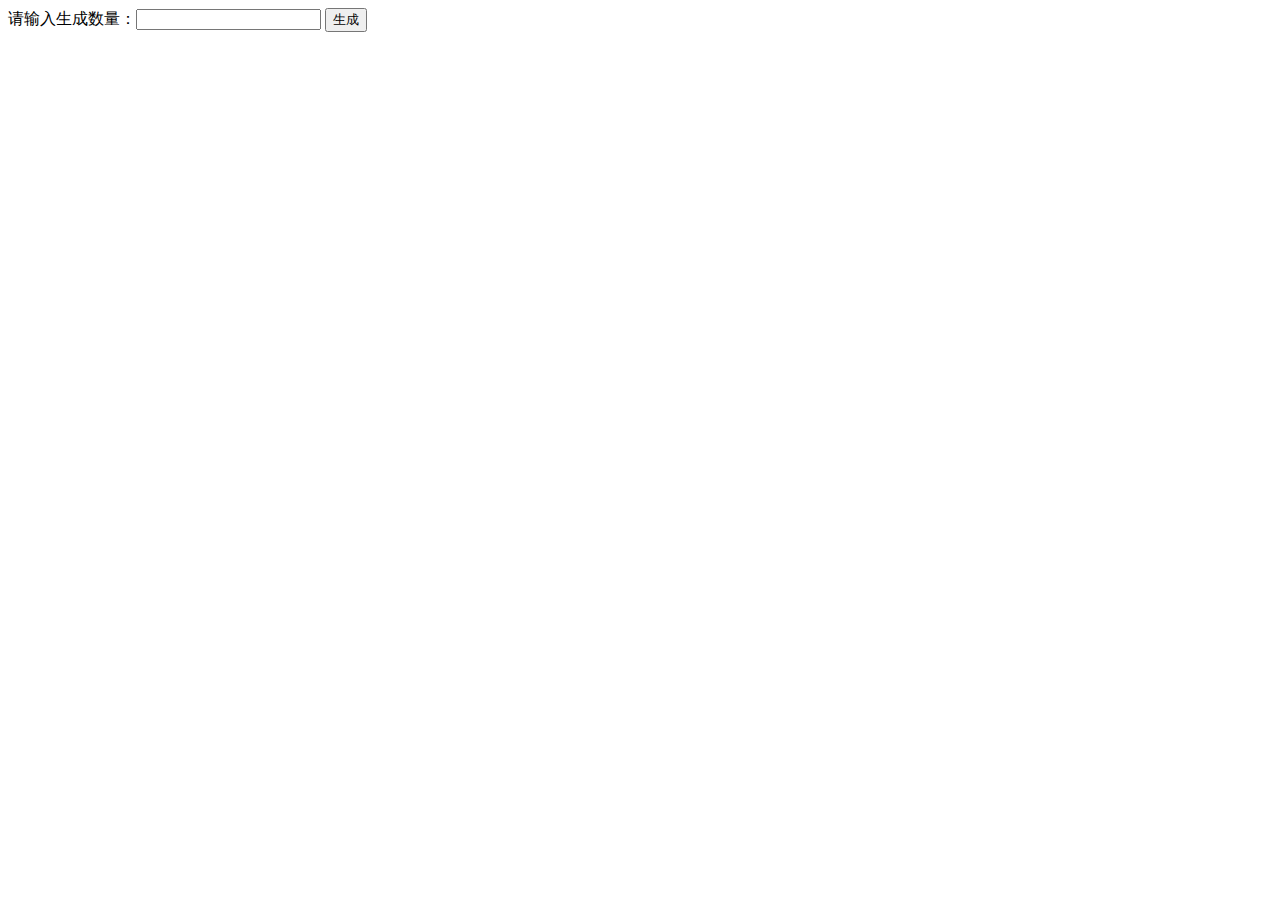
<file: page/assistant.html>
<!DOCTYPE html>
<html>

<head>
    <title>随机号码生成</title>
    <meta charset="utf-8">
</head>

<body>
    <div>
        <label>请输入生成数量：</label><input type="" name="" id="num">
        <button id="gen">生成</button>
    </div>
    <div>
        <p class="out"></p>
        <p class="out"></p>
    </div>
    <script type="text/javascript">
    window.onload = function() {
        document.getElementById('gen').onclick = function() {
            var num = document.getElementById('num').value;
            var fristList = [130, 131, 132, 145, 155, 156, 185, 186, 176, 175, 133, 149, 153, 180, 181, 189, 177, 134, 139, 147, 150, 152];
            // print_re_html("class", "out0", print_re(nuu(fristList, num))
            download_file(num + ".csv",print_re(nuu(fristList, num)));
        }

        function print_re_html(attr, ele, resultString) {
            var obj = null;
            if (attr == "id") {
                obj = document.getElementById(ele);
            } else if (attr.indexOf("class") != -1) {
                obj = document.getElementsByClassName(ele.replace(/\d+/g, ''));
            } else if (attr == "tag") {
                obj = document.getElementByTagNam(ele);
            } else {
                throw new Error("parmas 1 is not a type!");
            }

            if (attr.indexOf("class") != -1) {
                var i = parseInt(ele.replace(/[^0-9]/ig, ""));
                obj[i].innerHTML = resultString;
            } else {
                obj.innerHTML = resultString;
            }

            // console.log( i, obj,obj[i]);
        }

        function print_re(result, resultString) {
            var resultString = "";
            for (var i = result.length - 1; i >= 0; i--) {
                resultString += result[i] + ",\n";
            }
            return resultString;
        }

        function nuu(numList, num) {
            var rel = [];
            var last = null;

            for (var i = num - 1; i >= 0; i--) {
                rel[i] = numList[Math.floor(Math.random() * numList.length)].toString();
                last = Math.floor(Math.random() * 100000000).toString();
                if (last.length < 8) {
                    last = d(last);
                }
                rel[i] = rel[i] + last;
            }
            return rel;
        }


        function download_file(file_name, content, o = true) {
            if (o) {
                content = '\ufeff' + content
            }
            var aTag = document.createElement('a');
            var blob = new Blob([content]);
            aTag.download = file_name;
            aTag.href = URL.createObjectURL(blob);
            aTag.click();
            URL.revokeObjectURL(blob);
        }

        function d(a) {
            for (var i = 8 - a.length; i > 0; i--) {
                var temp = Math.floor(Math.random() * 10).toString();
                a = a + temp;
            }
            return a;
        }
    }
    </script>
</body>

</html>
</file>
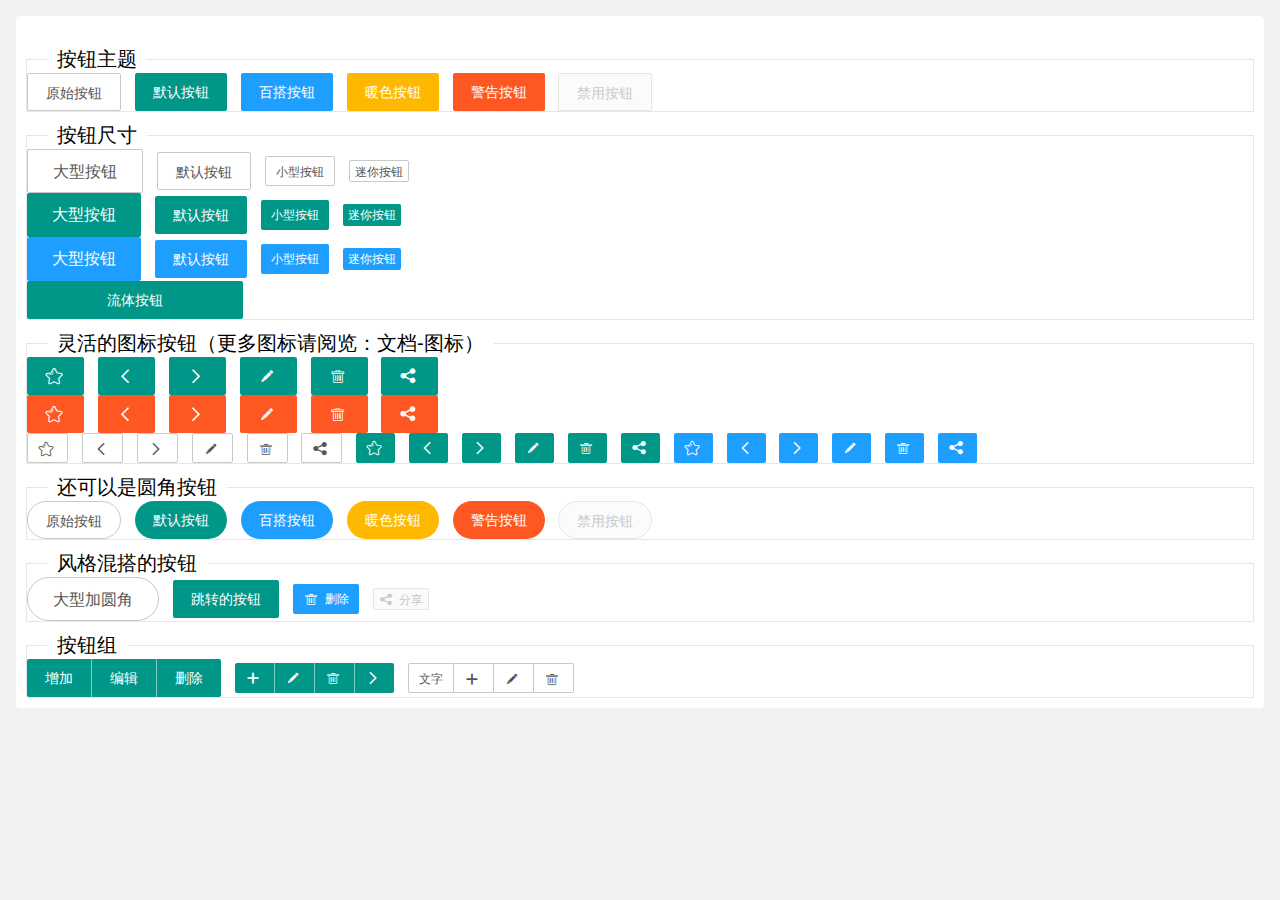
<file: page/button.html>
<!DOCTYPE html>
<html>
<head>
    <meta charset="utf-8">
    <title>layui</title>
    <meta name="renderer" content="webkit">
    <meta http-equiv="X-UA-Compatible" content="IE=edge,chrome=1">
    <meta name="viewport" content="width=device-width, initial-scale=1, maximum-scale=1">
    <link rel="stylesheet" href="../lib/layui-v2.5.5/css/layui.css" media="all">
    <link rel="stylesheet" href="../css/public.css" media="all">
    <style>
      .site-demo-button{margin: 10px 0 10px 0}
    </style>
</head>
<body>
<div class="layuimini-container">
    <div class="layuimini-main">
        <fieldset class="layui-elem-field site-demo-button" style="margin-top: 30px;">
            <legend>按钮主题</legend>
            <div>
                <button type="button" class="layui-btn layui-btn-primary">原始按钮</button>
                <button type="button" class="layui-btn">默认按钮</button>
                <button type="button" class="layui-btn layui-btn-normal">百搭按钮</button>
                <button type="button" class="layui-btn layui-btn-warm">暖色按钮</button>
                <button type="button" class="layui-btn layui-btn-danger">警告按钮</button>
                <button type="button" class="layui-btn layui-btn-disabled">禁用按钮</button>
            </div>
        </fieldset>
        <fieldset class="layui-elem-field site-demo-button">
            <legend>按钮尺寸</legend>
            <div>
                <button type="button" class="layui-btn layui-btn-primary layui-btn-lg">大型按钮</button>
                <button type="button" class="layui-btn layui-btn-primary">默认按钮</button>
                <button type="button" class="layui-btn layui-btn-primary layui-btn-sm">小型按钮</button>
                <button type="button" class="layui-btn layui-btn-primary layui-btn-xs">迷你按钮</button>

                <br>

                <button type="button" class="layui-btn layui-btn-lg">大型按钮</button>
                <button type="button" class="layui-btn">默认按钮</button>
                <button type="button" class="layui-btn layui-btn-sm">小型按钮</button>
                <button type="button" class="layui-btn layui-btn-xs">迷你按钮</button>

                <br>

                <button type="button" class="layui-btn layui-btn-lg layui-btn-normal">大型按钮</button>
                <button type="button" class="layui-btn layui-btn-normal">默认按钮</button>
                <button type="button" class="layui-btn layui-btn-sm layui-btn-normal">小型按钮</button>
                <button type="button" class="layui-btn layui-btn-xs layui-btn-normal">迷你按钮</button>

                <br>

                <div style="width: 216px; margin: 0;">
                    <button type="button" class="layui-btn layui-btn-fluid">流体按钮</button>
                </div>
            </div>
        </fieldset>
        <fieldset class="layui-elem-field site-demo-button">
            <legend>灵活的图标按钮（更多图标请阅览：文档-图标）</legend>
            <div>
                <button type="button" class="layui-btn"><i class="layui-icon"></i></button>
                <button type="button" class="layui-btn"><i class="layui-icon"></i></button>
                <button type="button" class="layui-btn"><i class="layui-icon"></i></button>
                <button type="button" class="layui-btn"><i class="layui-icon"></i></button>
                <button type="button" class="layui-btn"><i class="layui-icon"></i></button>
                <button type="button" class="layui-btn"><i class="layui-icon"></i></button>

                <br>

                <button type="button" class="layui-btn layui-btn-danger"><i class="layui-icon"></i></button>
                <button type="button" class="layui-btn layui-btn-danger"><i class="layui-icon"></i></button>
                <button type="button" class="layui-btn layui-btn-danger"><i class="layui-icon"></i></button>
                <button type="button" class="layui-btn layui-btn-danger"><i class="layui-icon"></i></button>
                <button type="button" class="layui-btn layui-btn-danger"><i class="layui-icon"></i></button>
                <button type="button" class="layui-btn layui-btn-danger"><i class="layui-icon"></i></button>

                <br>

                <button type="button" class="layui-btn layui-btn-primary layui-btn-sm"><i class="layui-icon"></i></button>
                <button type="button" class="layui-btn layui-btn-primary layui-btn-sm"><i class="layui-icon"></i></button>
                <button type="button" class="layui-btn layui-btn-primary layui-btn-sm"><i class="layui-icon"></i></button>
                <button type="button" class="layui-btn layui-btn-primary layui-btn-sm"><i class="layui-icon"></i></button>
                <button type="button" class="layui-btn layui-btn-primary layui-btn-sm"><i class="layui-icon"></i></button>
                <button type="button" class="layui-btn layui-btn-primary layui-btn-sm"><i class="layui-icon"></i></button>

                <button type="button" class="layui-btn layui-btn-sm"><i class="layui-icon"></i></button>
                <button type="button" class="layui-btn layui-btn-sm"><i class="layui-icon"></i></button>
                <button type="button" class="layui-btn layui-btn-sm"><i class="layui-icon"></i></button>
                <button type="button" class="layui-btn layui-btn-sm"><i class="layui-icon"></i></button>
                <button type="button" class="layui-btn layui-btn-sm"><i class="layui-icon"></i></button>
                <button type="button" class="layui-btn layui-btn-sm"><i class="layui-icon"></i></button>

                <button type="button" class="layui-btn layui-btn-normal layui-btn-sm"><i class="layui-icon"></i></button>
                <button type="button" class="layui-btn layui-btn-normal layui-btn-sm"><i class="layui-icon"></i></button>
                <button type="button" class="layui-btn layui-btn-normal layui-btn-sm"><i class="layui-icon"></i></button>
                <button type="button" class="layui-btn layui-btn-normal layui-btn-sm"><i class="layui-icon"></i></button>
                <button type="button" class="layui-btn layui-btn-normal layui-btn-sm"><i class="layui-icon"></i></button>
                <button type="button" class="layui-btn layui-btn-normal layui-btn-sm"><i class="layui-icon"></i></button>
            </div>
        </fieldset>
        <fieldset class="layui-elem-field site-demo-button">
            <legend>还可以是圆角按钮</legend>
            <div>
                <button type="button" class="layui-btn layui-btn-primary layui-btn-radius">原始按钮</button>
                <button type="button" class="layui-btn layui-btn-radius">默认按钮</button>
                <button type="button" class="layui-btn layui-btn-normal layui-btn-radius">百搭按钮</button>
                <button type="button" class="layui-btn layui-btn-warm layui-btn-radius">暖色按钮</button>
                <button type="button" class="layui-btn layui-btn-danger layui-btn-radius">警告按钮</button>
                <button type="button" class="layui-btn layui-btn-disabled layui-btn-radius">禁用按钮</button>
            </div>
        </fieldset>
        <fieldset class="layui-elem-field site-demo-button">
            <legend>风格混搭的按钮</legend>
            <div>
                <button type="button" class="layui-btn layui-btn-lg layui-btn-primary layui-btn-radius">大型加圆角</button>
                <a href="http://www.layui.com/doc/element/button.html" class="layui-btn" target="_blank">跳转的按钮</a>
                <button type="button" class="layui-btn layui-btn-sm layui-btn-normal"><i class="layui-icon"></i> 删除</button>
                <button type="button" class="layui-btn layui-btn-xs layui-btn-disabled"><i class="layui-icon"></i> 分享</button>
            </div>
        </fieldset>

        <fieldset class="layui-elem-field site-demo-button">
            <legend>按钮组</legend>
            <div class="layui-btn-group">
                <button type="button" class="layui-btn">增加</button>
                <button type="button" class="layui-btn ">编辑</button>
                <button type="button" class="layui-btn">删除</button>
            </div>
            <div class="layui-btn-group">
                <button type="button" class="layui-btn layui-btn-sm"><i class="layui-icon"></i></button>
                <button type="button" class="layui-btn layui-btn-sm"><i class="layui-icon"></i></button>
                <button type="button" class="layui-btn layui-btn-sm"><i class="layui-icon"></i></button>
                <button type="button" class="layui-btn layui-btn-sm"><i class="layui-icon"></i></button>
            </div>
            <div class="layui-btn-group">
                <button type="button" class="layui-btn layui-btn-primary layui-btn-sm">文字</button>
                <button type="button" class="layui-btn layui-btn-primary layui-btn-sm"><i class="layui-icon"></i></button>
                <button type="button" class="layui-btn layui-btn-primary layui-btn-sm"><i class="layui-icon"></i></button>
                <button type="button" class="layui-btn layui-btn-primary layui-btn-sm"><i class="layui-icon"></i></button>
            </div>
        </fieldset>
    </div>
</div>

<script src="../lib/layui-v2.5.5/layui.js" charset="utf-8"></script>
<!-- 注意：如果你直接复制所有代码到本地，上述js路径需要改成你本地的 -->
</body>
</html>
</file>
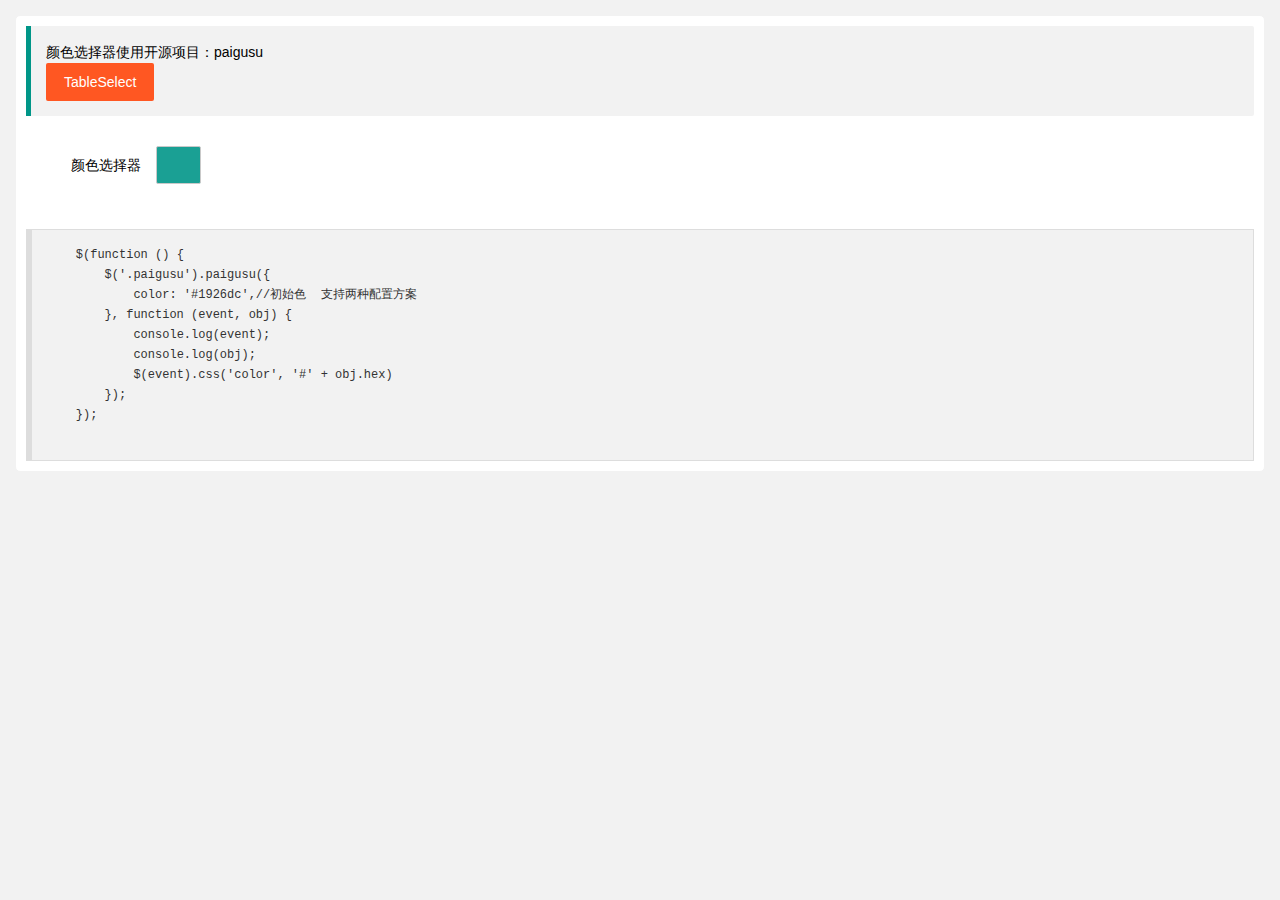
<file: page/color-select.html>
<!DOCTYPE html>
<html lang="en">
<head>
    <meta charset="UTF-8">
    <title>颜色选择器</title>
    <link rel="stylesheet" href="../lib/layui-v2.5.5/css/layui.css" media="all">
    <link rel="stylesheet" href="../css/public.css" media="all">
</head>
<body>
<div class="layuimini-container">
    <div class="layuimini-main">

        <blockquote class="layui-elem-quote">
            颜色选择器使用开源项目：paigusu<br>
            <a href="http://www.jq22.com/jquery-info20030" target="_blank" class="layui-btn layui-btn-danger">TableSelect</a>
        </blockquote>

        <form class="layui-form" action="" style="padding:20px;">
            <div class="layui-form-item">
                <label class="layui-form-label">颜色选择器</label>
                <div class="layui-input-inline">
                    <input type="hidden" name="test_color" value="#1aa094">
                    <span class="layui-btn layui-btn-primary test-select-color" style="padding:0 12px;min-width:45px;background-color: #1aa094;"></span>
                </div>
            </div>
        </form>

        <pre class="layui-code">
    $(function () {
        $('.paigusu').paigusu({
            color: '#1926dc',//初始色  支持两种配置方案
        }, function (event, obj) {
            console.log(event);
            console.log(obj);
            $(event).css('color', '#' + obj.hex)
        });
    });
        </pre>
    </div>
</div>
<script src="../lib/layui-v2.5.5/layui.js" charset="utf-8"></script>
<script src="../lib/jquery-3.4.1/jquery-3.4.1.min.js" charset="utf-8"></script>
<script src="../lib/jq-module/paigusu.min.js" charset="utf-8"></script>
<script>
    $(function () {
        $('.test-select-color').paigusu({
            color: '#1aa094',//初始色  支持两种配置方案
        }, function (event, obj) {
            console.log(event);
            console.log(obj);
            $(event).css('background-color', '#' + obj.hex);
            $('input[name="test_color"]').val('#' + obj.hex);
        });
    });
</script>
</body>
</html>
</file>
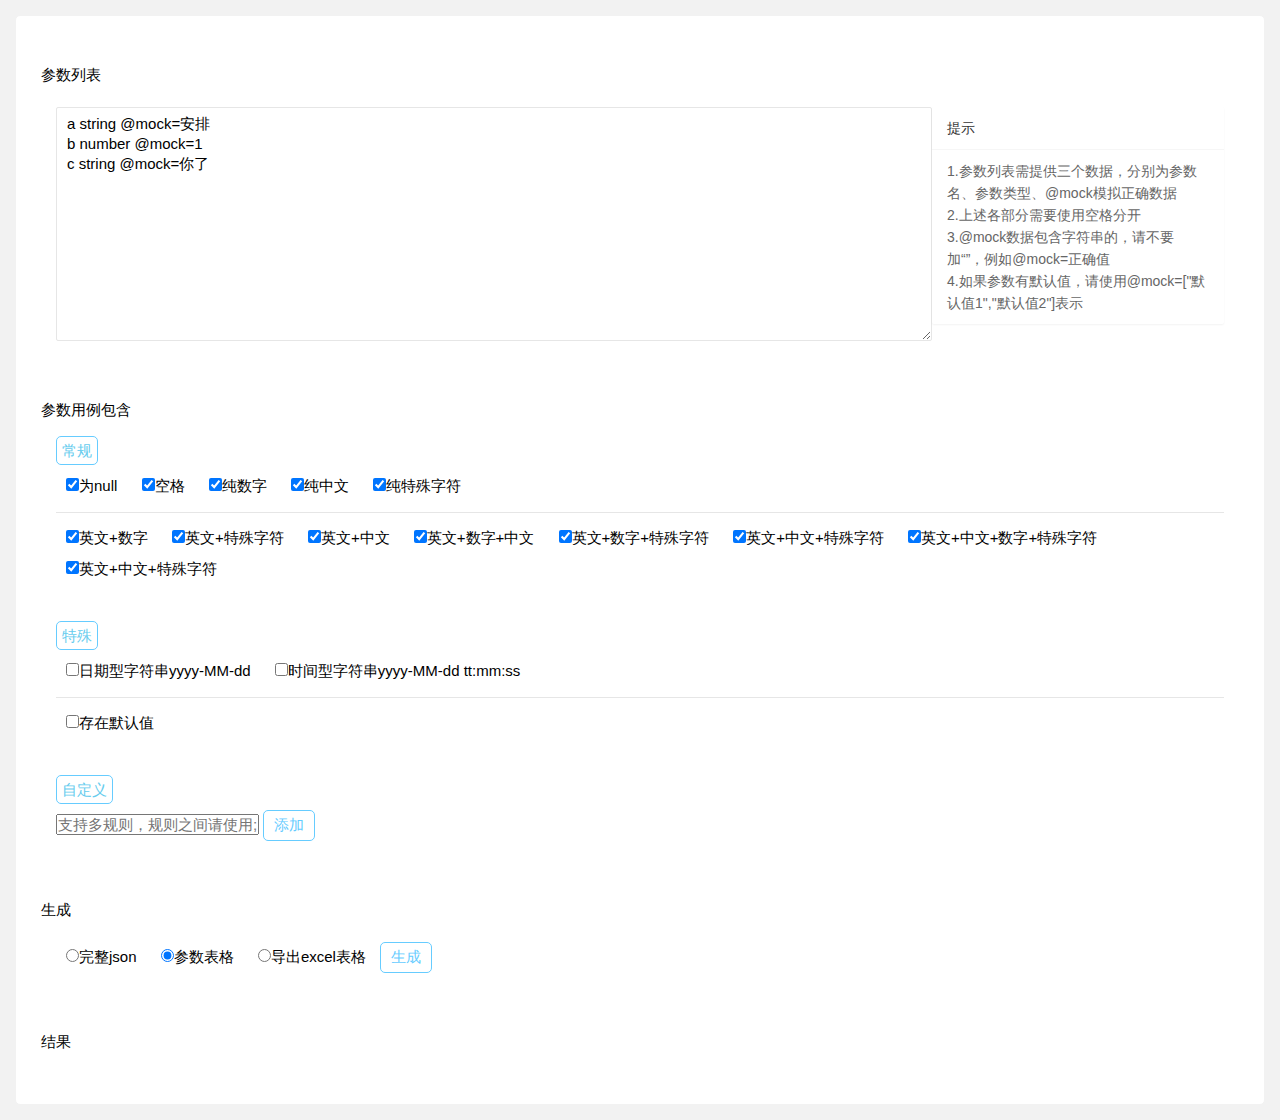
<file: page/data-creater.html>
<!DOCTYPE html>
<html>
	<head>
		<meta charset="utf-8">
		<title>自动生成简单测试用例</title>
		<link rel="stylesheet" href="../lib/layui-v2.5.5/css/layui.css" media="all">
		<link rel="stylesheet" href="../css/main.css">
		<link rel="icon" href="media/logo-m.png">
		<link rel="stylesheet" href="../css/public.css" media="all">
	</head>
	<body>
		<!-- <h2>生成简单测试用例v1.0</h2> -->
		<div class="layuimini-container">
			<div class="layuimini-main">
				<div class="bar">
					<label for="" class="title">参数列表</label>
					<div class="content">
						<div class="layui-row">
							<div class="layui-col-md9">
								<textarea rows="11" cols="50" id="params" class="layui-textarea" placeholder="参数之间换行,参数类型空格">
a string @mock=安排
b number @mock=1
c string @mock=你了</textarea>
							</div>
							<div class="layui-col-md3">

								<div class="layui-card">
									<div class="layui-card-header">提示</div>
									<div class="layui-card-body">
										<p class="layui-text">1.参数列表需提供三个数据，分别为参数名、参数类型、@mock模拟正确数据</p>
										<p class="layui-text">2.上述各部分需要使用空格分开</p>
										<p class="layui-text">3.@mock数据包含字符串的，请不要加“”，例如@mock=正确值</p>
										<p class="layui-text">4.如果参数有默认值，请使用@mock=["默认值1","默认值2"]表示</p>
									</div>
								</div>
							</div>
						</div>
					</div>
				</div>

				<div class="bar">
					<label for="" class="title">参数用例包含</label>
					<div class="content">
						<label class="title_2">常规</label>
						<div class="form-block">

							<div id="" class="rule-container">
								<input type="checkbox" name="rule" value="" checked id="r1" /><label for="r1">为null</label>
							</div>
							<div class="rule-container">
								<input type="checkbox" name="rule" value="" checked id="r2" /><label for="r2">空格</label>
							</div>
							<div class="rule-container">
								<input type="checkbox" name="rule" value="" checked id="r3" /><label for="r3">纯数字</label>
							</div>
							<div class="rule-container">
								<input type="checkbox" name="rule" value="" checked id="r4" /><label for="r4">纯中文</label>
							</div>
							<div class="rule-container">
								<input type="checkbox" name="rule" value="" checked id="r5" /><label for="r5">纯特殊字符</label>
							</div>
							<hr>
							<div class="rule-container">
								<input type="checkbox" name="rule" value="" checked id="r6" /><label for="r6">英文+数字</label>
							</div>
							<div class="rule-container">
								<input type="checkbox" name="rule" value="" checked id="r7" /><label for="r7">英文+特殊字符</label>
							</div>
							<div class="rule-container">
								<input type="checkbox" name="rule" value="" checked id="r8" /><label for="r8">英文+中文</label>
							</div>
							<div class="rule-container">
								<input type="checkbox" name="rule" value="" checked id="r9" /><label for="r9">英文+数字+中文</label>
							</div>
							<div id="" class="rule-container">
								<input type="checkbox" name="rule" value="" checked id="r10" /><label for="r10">英文+数字+特殊字符</label>
							</div>
							<div class="rule-container"><input type="checkbox" name="rule" value="" checked id="r11" /><label for="r11">英文+中文+特殊字符</label></div>
							<div class="rule-container"><input type="checkbox" name="rule" value="" checked id="r12" /><label for="r12">英文+中文+数字+特殊字符</label></div>
							<div class="rule-container"><input type="checkbox" name="rule" value="" checked id="r13" /><label for="r13">英文+中文+特殊字符</label></div>
							<div class="rule-container"></div>
							<div class="rule-container"></div>
							<div class="rule-container"></div>
							<div class="rule-container"></div>
							<div class="rule-container"></div>
						</div>
					</div>
					<div class="content">
						<label class="title_2">特殊</label>
						<div class="form-block">
							<div class="rule-container"><input type="checkbox" name="rule" value="" id="r14" /><label for="r14">日期型字符串yyyy-MM-dd</label></div>
							<div class="rule-container"><input type="checkbox" name="rule" value="" id="r15" /><label for="r15">时间型字符串yyyy-MM-dd
									tt:mm:ss</label></div>
							<hr>
							<div class="rule-container"><input type="checkbox" name="rule" value="" id="r16" /><label for="r16">存在默认值</label></div>
						</div>
					</div>
					<div class="content">
						<label class="title_2">自定义</label>
						<div class="form-block">
							<input type="text" name="" id="" value="" placeholder="支持多规则，规则之间请使用;区分" />
							<button type="button">添加</button>
						</div>
					</div>
				</div>

				<div class="bar">

					<label for="" class="title">生成</label>
					<div class="content">
						<form action="" method=""></form>
						<div class="rule-container"><input type="radio" name="genMode" id="toJSON" /><label for="toJSON">完整json</label></div>
						<div class="rule-container"><input type="radio" name="genMode" id="toTable" checked="checked" /><label for="toTable">参数表格</label></div>
						<div class="rule-container"><input type="radio" name="genMode" id="toEXCEL" /><label for="toEXCEL">导出excel表格</label></div>

						<button type="button" id="generate">生成</button>
					</div>
				</div>

				<div class="bar">
					<label for="" class="title">结果</label>
					<div class="content">
						<p id="result"></p>
					</div>
				</div>
			</div>
		</div>
	</body>
	<script type="text/javascript">
		! function() {
			function $(ele) {
				return document.getElementById(ele);
			}

			var rules = {
				isNull: "null",
				isSpace: "   ",
				isNumber: "123456",
				isChinese: "中文",
				isEnlish: "abc",
				isSpecialChar: "''...#$!@&*^",
				combEnglishNumber: "abc123",
				combEnglishSpecial: "abc''...#$!@&*^",
				combEnglishChinese: "abc中文",

				sqlInjection: "1 or 1 =1"
			}

			var rules_array = [
				"null", "   ", "123456", "abc", "''...#$!@&*^", "abc123", "abc''...#$!@&*^", "abc中文",
			]

			var wash_list = [],
				th_list = [],
				parmas_list = [],
				type_list = [],
				mock_list = [];

			$("generate").onclick = function() {
				if ($('params').value == null || $('params').value == "") {
					alert("未输入参数列表");
					return;
				}

				var temp_list = $('params').value.split("\n");

				console.log(temp_list);

				for (var j = 0, len = temp_list.length; j < len; j++) {
					wash_list[j] = temp_list[j].replace(/\s+/g, "$");
				}

				console.log(wash_list);

				// 保存表头
				for (var j = 0, len = temp_list.length; j < len; j++) {
					var index = wash_list[j].indexOf("$");
					var lastIndex = wash_list[j].indexOf("$@mock");
					th_list[j] = wash_list[j].substring(0, index) + "（" + wash_list[j].substring(index + 1, lastIndex) + "）";
				}

				// 保存参数名
				for (var j = 0, len = temp_list.length; j < len; j++) {
					var index = wash_list[j].indexOf("$");
					parmas_list[j] = wash_list[j].substring(0, index);
				}

				// 保存正确的参数type
				for (var j = 0, len = temp_list.length; j < len; j++) {
					var lastIndex = wash_list[j].lastIndexOf("$");
					var index = wash_list[j].indexOf("$");
					type_list[j] = wash_list[j].substring(index + 1, lastIndex);
				}

				// 保存正确的mock数据
				for (var j = 0, len = temp_list.length; j < len; j++) {
					var index = wash_list[j].indexOf("$@mock");
					mock_list[j] = wash_list[j].substring(index + 7, wash_list[j].length);
				}

				console.log(th_list);
				console.log(parmas_list);
				console.log(type_list);
				console.log(mock_list);


				// print_JOSN(wash_list);
				print_table(generater(rules_array, parmas_list, type_list, mock_list), th_list);
			}

			/**
			 * < 核心 > 构建器
			 * @param {Object} rules_array
			 * @param {Object} parmas
			 * @param {Object} type
			 * @param {Object} mock
			 */
			function generater(rules_array, parmas, type, mock) {
				var yongliji = []; // 所有测试用例
				var yongli = []; // 单个测试用例
				// var yongliziji = []; // 单个参数的子集

				var j = 0;
				var i = 0;

				// 写入正确的数值
				for (; i < parmas.length * rules_array.length; i++) {
					for (; j < parmas.length; j++) {
						yongli[j] = mock[j];
					}
					yongliji[i] = yongli;
				}
				console.log(i);

				// 写入异常数值
				// for (var x = 0; x < j; x++) {
				// 	for (var z = 0; z < i / parmas.length; z++) {
				// 		// if(x == z%parmas.length){
				// 		yongliji[z][x] = rules_array[z % rules_array.length];
				// 		console.log(yongliji[z], z, x);
				// 		// }
				// 	}
				// }

				console.log(yongliji)
				return yongliji;
			}

			// 打印JSON格式数据
			function print_JOSN(json) {
				$('result').innerHTML = json;
			}

			// 打印表格格式数据
			function print_table(list, th_list) {
				var _table = document.createElement("table"); //创建表格
				var _thead = document.createElement("thead"); //创建表格
				var _tr1 = document.createElement("tr"); //创建行

				if (list.length < 1) {
					var node = document.createTextNode("暂无数据");
					_table.appendChild(node);
					$('result').appendChild(_table);
					return;
				}

				// 创建表头
				for (var x = 0; x < th_list.length; x++) {
					_th = document.createElement("th"); //创建列
					var node = document.createTextNode(th_list[x]);
					_th.appendChild(node);
					_tr1.appendChild(_th);
				}
				_thead.appendChild(_tr1);

				// 创建数据
				for (var i = 0; i < list.length; i++) {
					var _tr = document.createElement("tr"); //创建行

					for (var j = 0; j < list[i].length; j++) {

						var _td = document.createElement("td"); //创建列
						_tr.appendChild(_td);
						var node = document.createTextNode(list[i][j]);
						_td.appendChild(node)
					}
					_thead.appendChild(_tr);
				}
				_table.appendChild(_thead);
				$('result').appendChild(_table);
				_table.setAttribute("class", "layui-table");
			}

			// 输出excel表格
			function print_excel() {

			}
		}(window)
	</script>
</html>
</file>
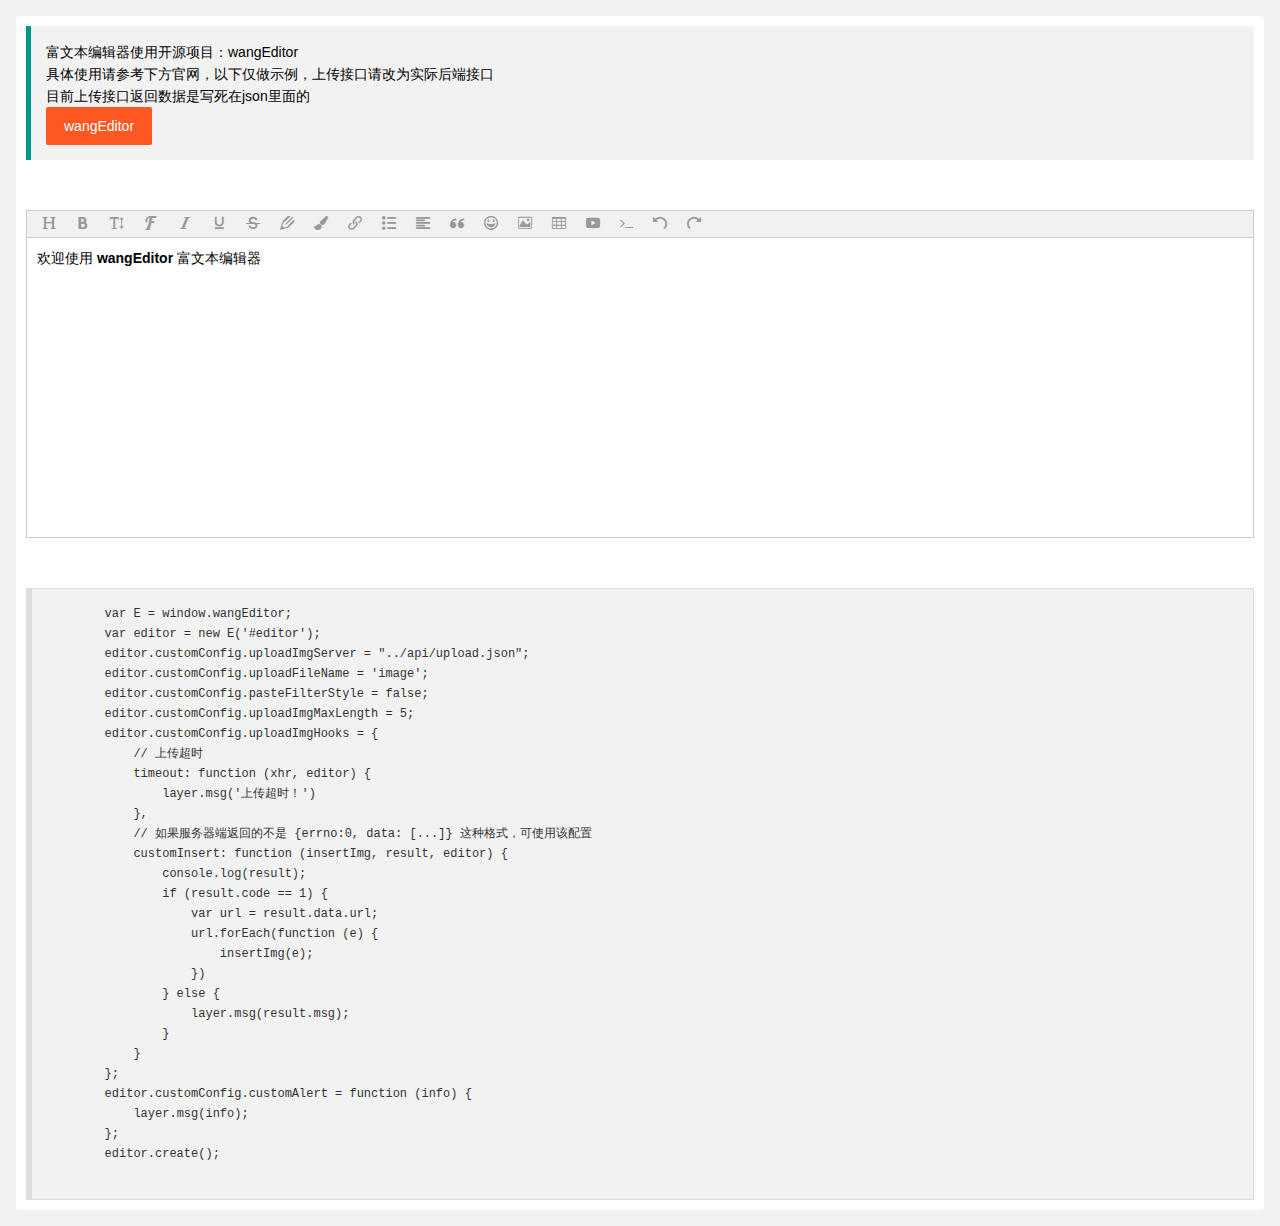
<file: page/editor.html>
<!DOCTYPE html>
<html>
<head>
    <meta charset="utf-8">
    <title>富文本编辑器</title>
    <meta name="renderer" content="webkit">
    <meta http-equiv="X-UA-Compatible" content="IE=edge,chrome=1">
    <meta name="viewport" content="width=device-width, initial-scale=1, maximum-scale=1">
    <link rel="stylesheet" href="../lib/layui-v2.5.5/css/layui.css" media="all">
    <link rel="stylesheet" href="../css/public.css" media="all">
</head>
<body>
<div class="layuimini-container">
    <div class="layuimini-main">

        <blockquote class="layui-elem-quote">
            富文本编辑器使用开源项目：wangEditor<br>
            具体使用请参考下方官网，以下仅做示例，上传接口请改为实际后端接口<br>
            目前上传接口返回数据是写死在json里面的<br>
            <a href="http://www.wangeditor.com" target="_blank" class="layui-btn layui-btn-danger">wangEditor</a>
        </blockquote>

        <div id="editor" style="margin: 50px 0 50px 0">
            <p>欢迎使用 <b>wangEditor</b> 富文本编辑器</p>
        </div>

        <pre class="layui-code">
        var E = window.wangEditor;
        var editor = new E('#editor');
        editor.customConfig.uploadImgServer = "../api/upload.json";
        editor.customConfig.uploadFileName = 'image';
        editor.customConfig.pasteFilterStyle = false;
        editor.customConfig.uploadImgMaxLength = 5;
        editor.customConfig.uploadImgHooks = {
            // 上传超时
            timeout: function (xhr, editor) {
                layer.msg('上传超时！')
            },
            // 如果服务器端返回的不是 {errno:0, data: [...]} 这种格式，可使用该配置
            customInsert: function (insertImg, result, editor) {
                console.log(result);
                if (result.code == 1) {
                    var url = result.data.url;
                    url.forEach(function (e) {
                        insertImg(e);
                    })
                } else {
                    layer.msg(result.msg);
                }
            }
        };
        editor.customConfig.customAlert = function (info) {
            layer.msg(info);
        };
        editor.create();
        </pre>

    </div>
</div>

<!-- 注意， 只需要引用 JS，无需引用任何 CSS ！！！-->
<script src="../lib/layui-v2.5.5/layui.js" charset="utf-8"></script>
<script src="../js/lay-config.js?v=1.0.4" charset="utf-8"></script>
<script type="text/javascript">
    layui.use(['layer','wangEditor'], function () {
        var $ = layui.jquery,
            layer = layui.layer,
            wangEditor = layui.wangEditor;

        var editor = new wangEditor('#editor');
        editor.customConfig.uploadImgServer = "../api/upload.json";
        editor.customConfig.uploadFileName = 'image';
        editor.customConfig.pasteFilterStyle = false;
        editor.customConfig.uploadImgMaxLength = 5;
        editor.customConfig.uploadImgHooks = {
            // 上传超时
            timeout: function (xhr, editor) {
                layer.msg('上传超时！')
            },
            // 如果服务器端返回的不是 {errno:0, data: [...]} 这种格式，可使用该配置
            customInsert: function (insertImg, result, editor) {
                console.log(result);
                if (result.code == 1) {
                    var url = result.data.url;
                    url.forEach(function (e) {
                        insertImg(e);
                    })
                } else {
                    layer.msg(result.msg);
                }
            }
        };
        editor.customConfig.customAlert = function (info) {
            layer.msg(info);
        };
        editor.create();

    });
</script>
</body>
</html>
</file>
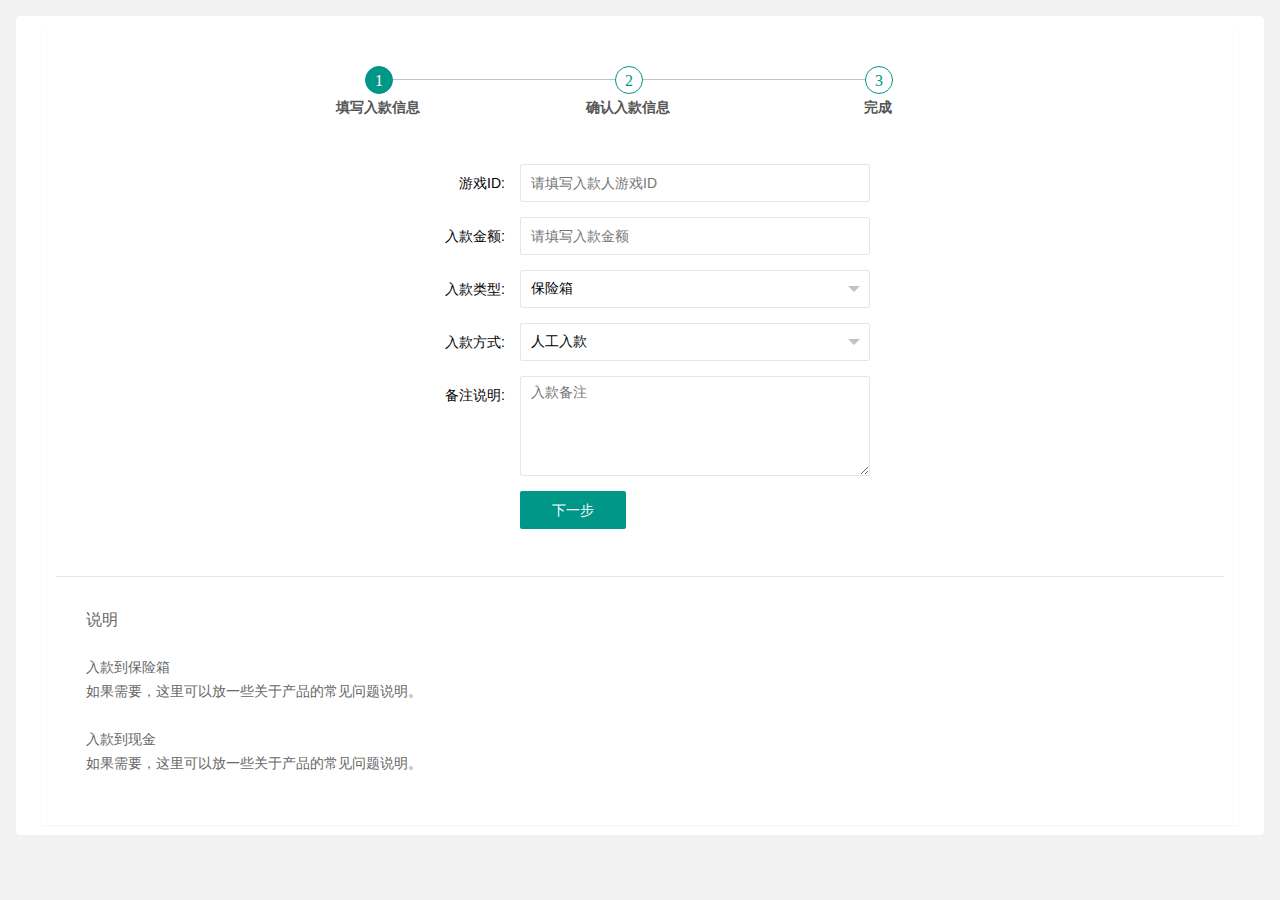
<file: page/form-step.html>
<!DOCTYPE html>
<html>
<head>
    <meta charset="utf-8">
    <title>分步表单</title>
    <meta name="renderer" content="webkit">
    <meta http-equiv="X-UA-Compatible" content="IE=edge,chrome=1">
    <meta name="viewport" content="width=device-width, initial-scale=1, maximum-scale=1">
    <link rel="stylesheet" href="../lib/layui-v2.5.5/css/layui.css" media="all">
    <link rel="stylesheet" href="../css/public.css" media="all">
    <link rel="stylesheet" href="../js/lay-module/step-lay/step.css" media="all">
</head>
<body>
<div class="layuimini-container">
    <div class="layuimini-main">

        <div class="layui-fluid">
            <div class="layui-card">
                <div class="layui-card-body" style="padding-top: 40px;">
                    <div class="layui-carousel" id="stepForm" lay-filter="stepForm" style="margin: 0 auto;">
                        <div carousel-item>
                            <div>
                                <form class="layui-form" style="margin: 0 auto;max-width: 460px;padding-top: 40px;">
                                    <div class="layui-form-item">
                                        <label class="layui-form-label">游戏ID:</label>
                                        <div class="layui-input-block">
                                            <input type="text" placeholder="请填写入款人游戏ID" class="layui-input" lay-verify="number" required />

                                        </div>
                                    </div>
                                    <div class="layui-form-item">
                                        <label class="layui-form-label">入款金额:</label>
                                        <div class="layui-input-block">
                                            <input type="number" placeholder="请填写入款金额" value="" class="layui-input" lay-verify="number" required>
                                        </div>
                                    </div>
                                    <div class="layui-form-item">
                                        <label class="layui-form-label">入款类型:</label>
                                        <div class="layui-input-block">
                                            <select lay-verify="required">
                                                <option value="1" selected>保险箱</option>
                                                <option value="2">现金</option>
                                            </select>
                                        </div>
                                    </div>
                                    <div class="layui-form-item">
                                        <label class="layui-form-label">入款方式:</label>
                                        <div class="layui-input-block">
                                            <select lay-verify="required">
                                                <option value="1" selected>人工入款</option>
                                                <option value="2">修正</option>
                                                <option value="3">活动</option>
                                                <option value="4">佣金</option>
                                            </select>
                                        </div>
                                    </div>
                                    <div class="layui-form-item">
                                        <label class="layui-form-label">备注说明:</label>
                                        <div class="layui-input-block">
                                            <textarea placeholder="入款备注" value="" class="layui-textarea"></textarea>
                                        </div>
                                    </div>
                                    <div class="layui-form-item">
                                        <div class="layui-input-block">
                                            <button class="layui-btn" lay-submit lay-filter="formStep">
                                                &emsp;下一步&emsp;
                                            </button>
                                        </div>
                                    </div>
                                </form>
                            </div>
                            <div>
                                <form class="layui-form" style="margin: 0 auto;max-width: 460px;padding-top: 40px;">
                                    <div class="layui-form-item">
                                        <label class="layui-form-label">游戏ID:</label>
                                        <div class="layui-input-block">
                                            <div class="layui-form-mid layui-word-aux">639537</div>
                                        </div>
                                    </div>
                                    <div class="layui-form-item">
                                        <label class="layui-form-label">账户余额:</label>
                                        <div class="layui-input-block">
                                            <div class="layui-form-mid layui-word-aux">3000 元（保险箱：1000，现金：2000）</div>
                                        </div>
                                    </div>
                                    <div class="layui-form-item">
                                        <label class="layui-form-label">入款金额:</label>
                                        <div class="layui-input-block">
                                            <div class="layui-form-mid layui-word-aux">
                                                <span style="font-size: 18px;color: #333;">1800 元</span>
                                            </div>
                                        </div>
                                    </div>
                                    <div class="layui-form-item">
                                        <label class="layui-form-label">入款类型:</label>
                                        <div class="layui-input-block">
                                            <div class="layui-form-mid layui-word-aux">保险箱</div>
                                        </div>
                                    </div>
                                    <div class="layui-form-item">
                                        <label class="layui-form-label">入款方式:</label>
                                        <div class="layui-input-block">
                                            <div class="layui-form-mid layui-word-aux">人工入款</div>
                                        </div>
                                    </div>
                                    <div class="layui-form-item">
                                        <label class="layui-form-label">备注说明:</label>
                                        <div class="layui-input-block">
                                            <div class="layui-form-mid layui-word-aux">备注说明</div>
                                        </div>
                                    </div>
                                    <div class="layui-form-item">
                                        <div class="layui-input-block">
                                            <button type="button" class="layui-btn layui-btn-primary pre">上一步</button>
                                            <button class="layui-btn" lay-submit lay-filter="formStep2">
                                                &emsp;确认入款&emsp;
                                            </button>
                                        </div>
                                    </div>
                                </form>
                            </div>
                            <div>
                                <div style="text-align: center;margin-top: 90px;">
                                    <i class="layui-icon layui-circle"
                                       style="color: white;font-size:30px;font-weight:bold;background: #52C41A;padding: 20px;line-height: 80px;">&#xe605;</i>
                                    <div style="font-size: 24px;color: #333;font-weight: 500;margin-top: 30px;">
                                        入款成功
                                    </div>
                                    <div style="font-size: 14px;color: #666;margin-top: 20px;">预计两小时到账</div>
                                </div>
                                <div style="text-align: center;margin-top: 50px;">
                                    <button class="layui-btn next">再入一笔</button>
                                    <button class="layui-btn layui-btn-primary">查看账单</button>
                                </div>
                            </div>
                        </div>
                    </div>
                    <hr>
                    <div style="color: #666;margin-top: 30px;margin-bottom: 40px;padding-left: 30px;">
                        <h3>说明</h3><br>
                        <h4>入款到保险箱</h4>
                        <p>如果需要，这里可以放一些关于产品的常见问题说明。</p>
                        <br><h4>入款到现金</h4>
                        <p>如果需要，这里可以放一些关于产品的常见问题说明。</p>
                    </div>
                </div>
            </div>
        </div>

    </div>
</div>
<script src="../lib/layui-v2.5.5/layui.js" charset="utf-8"></script>
<script src="../js/lay-config.js?v=1.0.4" charset="utf-8"></script>
<script>
    layui.use([ 'form', 'step'], function () {
        var $ = layui.$,
            form = layui.form,
            step = layui.step;

        step.render({
            elem: '#stepForm',
            filter: 'stepForm',
            width: '100%', //设置容器宽度
            stepWidth: '750px',
            height: '500px',
            stepItems: [{
                title: '填写入款信息'
            }, {
                title: '确认入款信息'
            }, {
                title: '完成'
            }]
        });


        form.on('submit(formStep)', function (data) {
            step.next('#stepForm');
            return false;
        });

        form.on('submit(formStep2)', function (data) {
            step.next('#stepForm');
            return false;
        });

        $('.pre').click(function () {
            step.pre('#stepForm');
        });

        $('.next').click(function () {
            step.next('#stepForm');
        });
    })
</script>
</body>
</html>
</file>
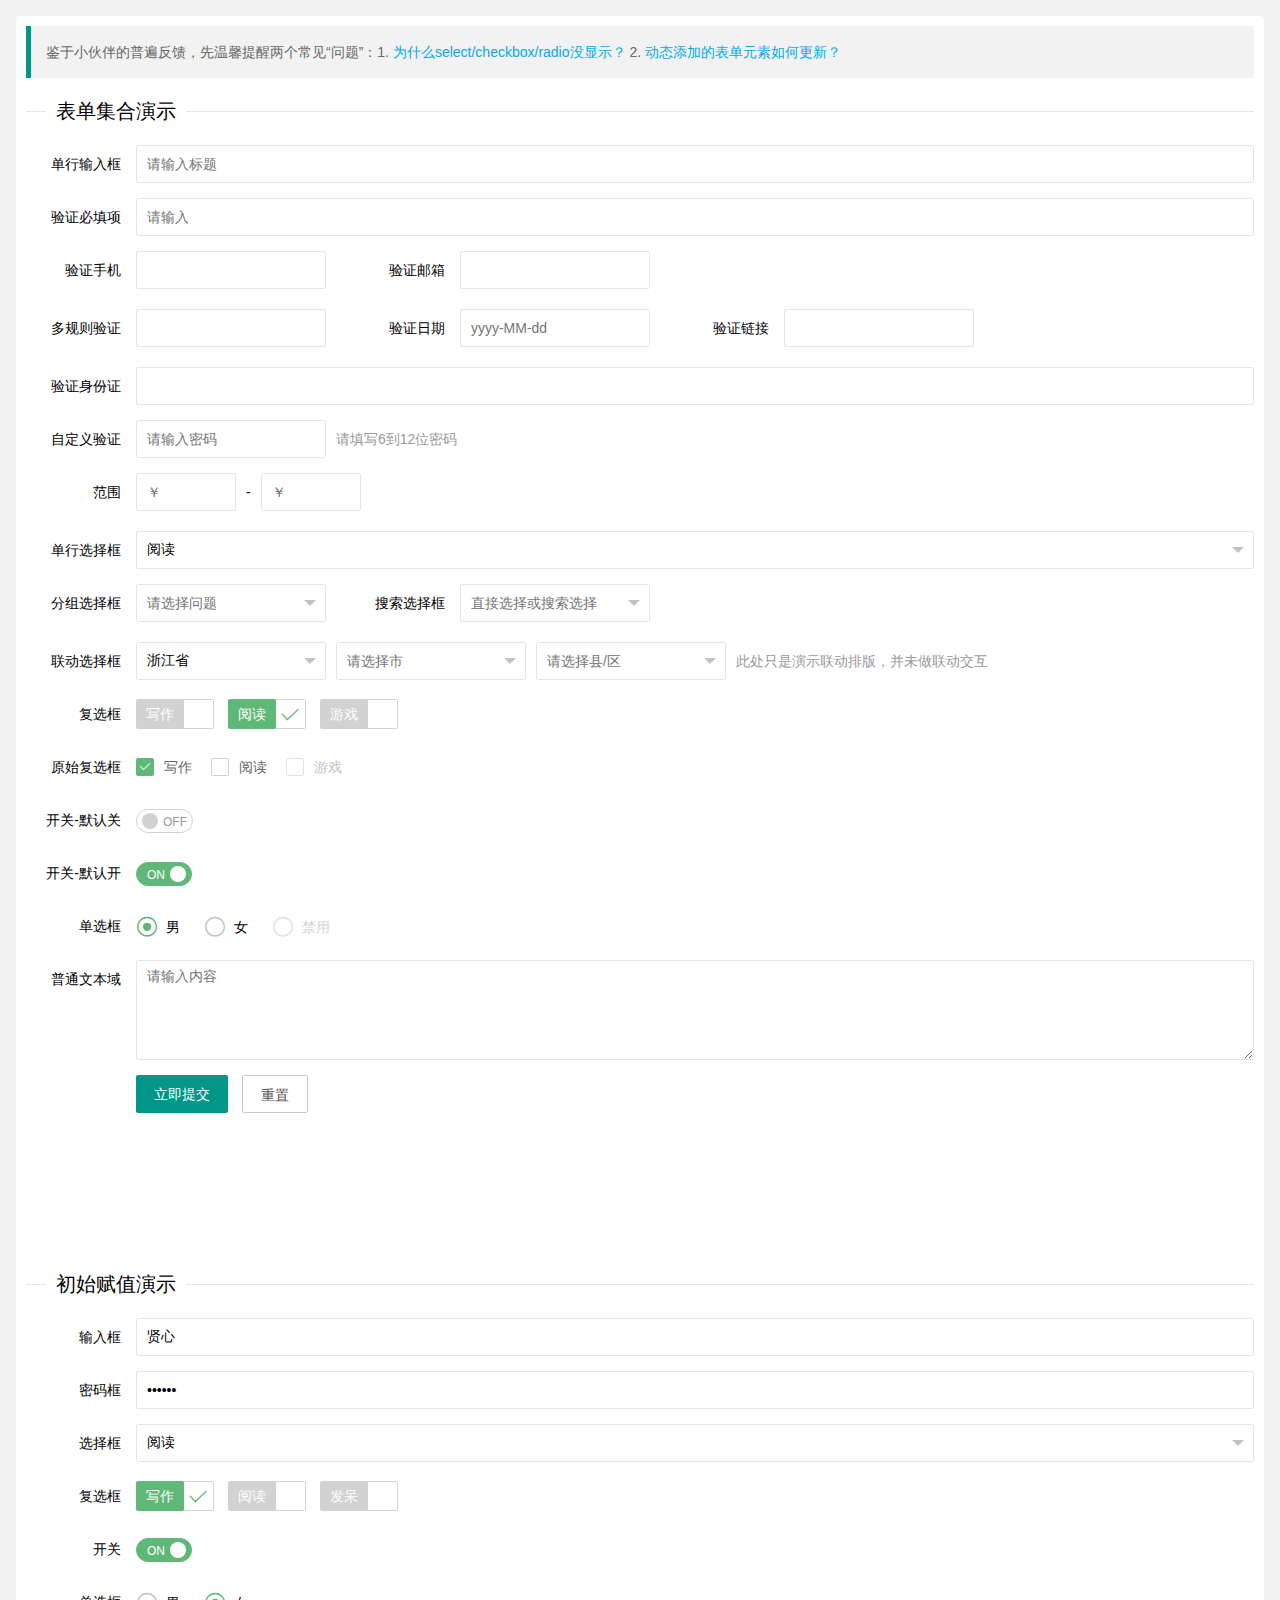
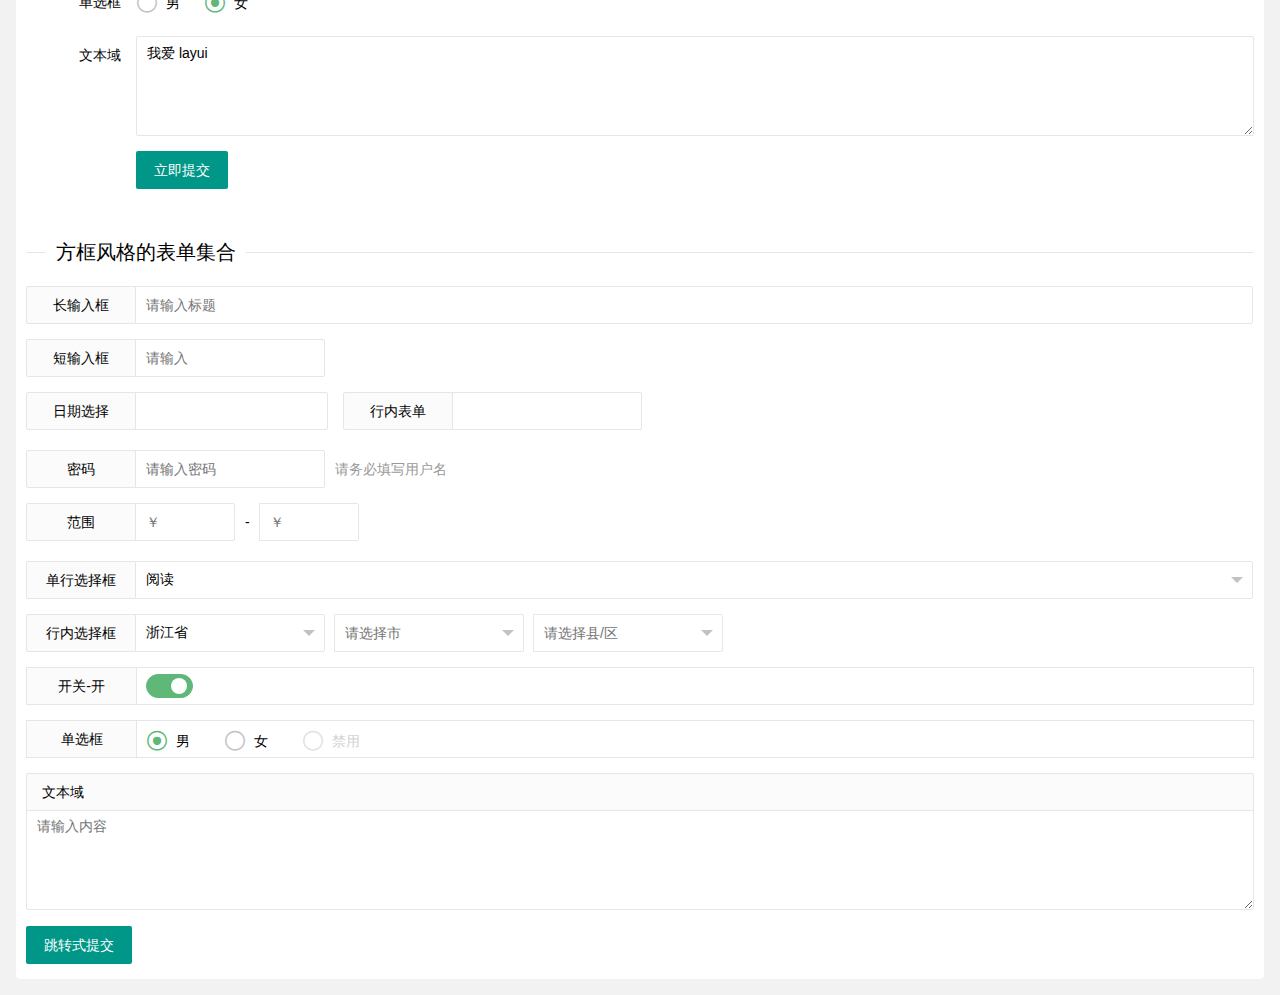
<file: page/form.html>
<!DOCTYPE html>
<html>
<head>
    <meta charset="utf-8">
    <title>layui</title>
    <meta name="renderer" content="webkit">
    <meta http-equiv="X-UA-Compatible" content="IE=edge,chrome=1">
    <meta name="viewport" content="width=device-width, initial-scale=1, maximum-scale=1">
    <link rel="stylesheet" href="../lib/layui-v2.5.5/css/layui.css" media="all">
    <link rel="stylesheet" href="../css/public.css" media="all">
</head>
<body>
<div class="layuimini-container">
    <div class="layuimini-main">

        <blockquote class="layui-elem-quote layui-text">
            鉴于小伙伴的普遍反馈，先温馨提醒两个常见“问题”：1. <a href="/doc/base/faq.html#form" target="_blank">为什么select/checkbox/radio没显示？</a> 2. <a href="/doc/modules/form.html#render" target="_blank">动态添加的表单元素如何更新？</a>
        </blockquote>

        <fieldset class="layui-elem-field layui-field-title" style="margin-top: 20px;">
            <legend>表单集合演示</legend>
        </fieldset>

        <form class="layui-form" action="">
            <div class="layui-form-item">
                <label class="layui-form-label">单行输入框</label>
                <div class="layui-input-block">
                    <input type="text" name="title" lay-verify="title" autocomplete="off" placeholder="请输入标题" class="layui-input">
                </div>
            </div>
            <div class="layui-form-item">
                <label class="layui-form-label">验证必填项</label>
                <div class="layui-input-block">
                    <input type="text" name="username" lay-verify="required" lay-reqtext="用户名是必填项，岂能为空？" placeholder="请输入" autocomplete="off" class="layui-input">
                </div>
            </div>

            <div class="layui-form-item">
                <div class="layui-inline">
                    <label class="layui-form-label">验证手机</label>
                    <div class="layui-input-inline">
                        <input type="tel" name="phone" lay-verify="required|phone" autocomplete="off" class="layui-input">
                    </div>
                </div>
                <div class="layui-inline">
                    <label class="layui-form-label">验证邮箱</label>
                    <div class="layui-input-inline">
                        <input type="text" name="email" lay-verify="email" autocomplete="off" class="layui-input">
                    </div>
                </div>
            </div>

            <div class="layui-form-item">
                <div class="layui-inline">
                    <label class="layui-form-label">多规则验证</label>
                    <div class="layui-input-inline">
                        <input type="text" name="number" lay-verify="required|number" autocomplete="off" class="layui-input">
                    </div>
                </div>
                <div class="layui-inline">
                    <label class="layui-form-label">验证日期</label>
                    <div class="layui-input-inline">
                        <input type="text" name="date" id="date" lay-verify="date" placeholder="yyyy-MM-dd" autocomplete="off" class="layui-input">
                    </div>
                </div>
                <div class="layui-inline">
                    <label class="layui-form-label">验证链接</label>
                    <div class="layui-input-inline">
                        <input type="tel" name="url" lay-verify="url" autocomplete="off" class="layui-input">
                    </div>
                </div>
            </div>

            <div class="layui-form-item">
                <label class="layui-form-label">验证身份证</label>
                <div class="layui-input-block">
                    <input type="text" name="identity" lay-verify="identity" placeholder="" autocomplete="off" class="layui-input">
                </div>
            </div>
            <div class="layui-form-item">
                <label class="layui-form-label">自定义验证</label>
                <div class="layui-input-inline">
                    <input type="password" name="password" lay-verify="pass" placeholder="请输入密码" autocomplete="off" class="layui-input">
                </div>
                <div class="layui-form-mid layui-word-aux">请填写6到12位密码</div>
            </div>

            <div class="layui-form-item">
                <div class="layui-inline">
                    <label class="layui-form-label">范围</label>
                    <div class="layui-input-inline" style="width: 100px;">
                        <input type="text" name="price_min" placeholder="￥" autocomplete="off" class="layui-input">
                    </div>
                    <div class="layui-form-mid">-</div>
                    <div class="layui-input-inline" style="width: 100px;">
                        <input type="text" name="price_max" placeholder="￥" autocomplete="off" class="layui-input">
                    </div>
                </div>
            </div>

            <div class="layui-form-item">
                <label class="layui-form-label">单行选择框</label>
                <div class="layui-input-block">
                    <select name="interest" lay-filter="aihao">
                        <option value=""></option>
                        <option value="0">写作</option>
                        <option value="1" selected="">阅读</option>
                        <option value="2">游戏</option>
                        <option value="3">音乐</option>
                        <option value="4">旅行</option>
                    </select>
                </div>
            </div>


            <div class="layui-form-item">
                <div class="layui-inline">
                    <label class="layui-form-label">分组选择框</label>
                    <div class="layui-input-inline">
                        <select name="quiz">
                            <option value="">请选择问题</option>
                            <optgroup label="城市记忆">
                                <option value="你工作的第一个城市">你工作的第一个城市</option>
                            </optgroup>
                            <optgroup label="学生时代">
                                <option value="你的工号">你的工号</option>
                                <option value="你最喜欢的老师">你最喜欢的老师</option>
                            </optgroup>
                        </select>
                    </div>
                </div>
                <div class="layui-inline">
                    <label class="layui-form-label">搜索选择框</label>
                    <div class="layui-input-inline">
                        <select name="modules" lay-verify="required" lay-search="">
                            <option value="">直接选择或搜索选择</option>
                            <option value="1">layer</option>
                            <option value="2">form</option>
                            <option value="3">layim</option>
                            <option value="4">element</option>
                            <option value="5">laytpl</option>
                            <option value="6">upload</option>
                            <option value="7">laydate</option>
                            <option value="8">laypage</option>
                            <option value="9">flow</option>
                            <option value="10">util</option>
                            <option value="11">code</option>
                            <option value="12">tree</option>
                            <option value="13">layedit</option>
                            <option value="14">nav</option>
                            <option value="15">tab</option>
                            <option value="16">table</option>
                            <option value="17">select</option>
                            <option value="18">checkbox</option>
                            <option value="19">switch</option>
                            <option value="20">radio</option>
                        </select>
                    </div>
                </div>
            </div>

            <div class="layui-form-item">
                <label class="layui-form-label">联动选择框</label>
                <div class="layui-input-inline">
                    <select name="quiz1">
                        <option value="">请选择省</option>
                        <option value="浙江" selected="">浙江省</option>
                        <option value="你的工号">江西省</option>
                        <option value="你最喜欢的老师">福建省</option>
                    </select>
                </div>
                <div class="layui-input-inline">
                    <select name="quiz2">
                        <option value="">请选择市</option>
                        <option value="杭州">杭州</option>
                        <option value="宁波" disabled="">宁波</option>
                        <option value="温州">温州</option>
                        <option value="温州">台州</option>
                        <option value="温州">绍兴</option>
                    </select>
                </div>
                <div class="layui-input-inline">
                    <select name="quiz3">
                        <option value="">请选择县/区</option>
                        <option value="西湖区">西湖区</option>
                        <option value="余杭区">余杭区</option>
                        <option value="拱墅区">临安市</option>
                    </select>
                </div>
                <div class="layui-form-mid layui-word-aux">此处只是演示联动排版，并未做联动交互</div>
            </div>

            <div class="layui-form-item">
                <label class="layui-form-label">复选框</label>
                <div class="layui-input-block">
                    <input type="checkbox" name="like[write]" title="写作">
                    <input type="checkbox" name="like[read]" title="阅读" checked="">
                    <input type="checkbox" name="like[game]" title="游戏">
                </div>
            </div>

            <div class="layui-form-item" pane="">
                <label class="layui-form-label">原始复选框</label>
                <div class="layui-input-block">
                    <input type="checkbox" name="like1[write]" lay-skin="primary" title="写作" checked="">
                    <input type="checkbox" name="like1[read]" lay-skin="primary" title="阅读">
                    <input type="checkbox" name="like1[game]" lay-skin="primary" title="游戏" disabled="">
                </div>
            </div>

            <div class="layui-form-item">
                <label class="layui-form-label">开关-默认关</label>
                <div class="layui-input-block">
                    <input type="checkbox" name="close" lay-skin="switch" lay-text="ON|OFF">
                </div>
            </div>
            <div class="layui-form-item">
                <label class="layui-form-label">开关-默认开</label>
                <div class="layui-input-block">
                    <input type="checkbox" checked="" name="open" lay-skin="switch" lay-filter="switchTest" lay-text="ON|OFF">
                </div>
            </div>
            <div class="layui-form-item">
                <label class="layui-form-label">单选框</label>
                <div class="layui-input-block">
                    <input type="radio" name="sex" value="男" title="男" checked="">
                    <input type="radio" name="sex" value="女" title="女">
                    <input type="radio" name="sex" value="禁" title="禁用" disabled="">
                </div>
            </div>
            <div class="layui-form-item layui-form-text">
                <label class="layui-form-label">普通文本域</label>
                <div class="layui-input-block">
                    <textarea placeholder="请输入内容" class="layui-textarea"></textarea>
                </div>
            </div>
            <!--<div class="layui-form-item layui-form-text">
              <label class="layui-form-label">编辑器</label>
              <div class="layui-input-block">
                <textarea class="layui-textarea layui-hide" name="content" lay-verify="content" id="LAY_demo_editor"></textarea>
              </div>
            </div>-->
            <div class="layui-form-item">
                <div class="layui-input-block">
                    <button class="layui-btn" lay-submit="" lay-filter="demo1">立即提交</button>
                    <button type="reset" class="layui-btn layui-btn-primary">重置</button>
                </div>
            </div>
        </form>

        <!-- 示例-970 -->
        <ins class="adsbygoogle" style="display:inline-block;width:970px;height:90px" data-ad-client="ca-pub-6111334333458862" data-ad-slot="3820120620"></ins>

        <fieldset class="layui-elem-field layui-field-title" style="margin-top: 50px;">
            <legend>初始赋值演示</legend>
        </fieldset>

        <form class="layui-form" action="" lay-filter="example">
            <div class="layui-form-item">
                <label class="layui-form-label">输入框</label>
                <div class="layui-input-block">
                    <input type="text" name="username" lay-verify="title" autocomplete="off" placeholder="请输入标题" class="layui-input">
                </div>
            </div>
            <div class="layui-form-item">
                <label class="layui-form-label">密码框</label>
                <div class="layui-input-block">
                    <input type="password" name="password" placeholder="请输入密码" autocomplete="off" class="layui-input">
                </div>
            </div>

            <div class="layui-form-item">
                <label class="layui-form-label">选择框</label>
                <div class="layui-input-block">
                    <select name="interest" lay-filter="aihao">
                        <option value=""></option>
                        <option value="0">写作</option>
                        <option value="1">阅读</option>
                        <option value="2">游戏</option>
                        <option value="3">音乐</option>
                        <option value="4">旅行</option>
                    </select>
                </div>
            </div>

            <div class="layui-form-item">
                <label class="layui-form-label">复选框</label>
                <div class="layui-input-block">
                    <input type="checkbox" name="like[write]" title="写作">
                    <input type="checkbox" name="like[read]" title="阅读">
                    <input type="checkbox" name="like[daze]" title="发呆">
                </div>
            </div>

            <div class="layui-form-item">
                <label class="layui-form-label">开关</label>
                <div class="layui-input-block">
                    <input type="checkbox" name="close" lay-skin="switch" lay-text="ON|OFF">
                </div>
            </div>

            <div class="layui-form-item">
                <label class="layui-form-label">单选框</label>
                <div class="layui-input-block">
                    <input type="radio" name="sex" value="男" title="男" checked="">
                    <input type="radio" name="sex" value="女" title="女">
                </div>
            </div>
            <div class="layui-form-item layui-form-text">
                <label class="layui-form-label">文本域</label>
                <div class="layui-input-block">
                    <textarea placeholder="请输入内容" class="layui-textarea" name="desc"></textarea>
                </div>
            </div>

            <div class="layui-form-item">
                <div class="layui-input-block">
                    <button class="layui-btn" lay-submit="" lay-filter="demo1">立即提交</button>
                </div>
            </div>
        </form>
        <fieldset class="layui-elem-field layui-field-title" style="margin-top: 50px;">
            <legend>方框风格的表单集合</legend>
        </fieldset>
        <form class="layui-form layui-form-pane" action="">
            <div class="layui-form-item">
                <label class="layui-form-label">长输入框</label>
                <div class="layui-input-block">
                    <input type="text" name="title" autocomplete="off" placeholder="请输入标题" class="layui-input">
                </div>
            </div>
            <div class="layui-form-item">
                <label class="layui-form-label">短输入框</label>
                <div class="layui-input-inline">
                    <input type="text" name="username" lay-verify="required" placeholder="请输入" autocomplete="off" class="layui-input">
                </div>
            </div>

            <div class="layui-form-item">
                <div class="layui-inline">
                    <label class="layui-form-label">日期选择</label>
                    <div class="layui-input-block">
                        <input type="text" name="date" id="date1" autocomplete="off" class="layui-input">
                    </div>
                </div>
                <div class="layui-inline">
                    <label class="layui-form-label">行内表单</label>
                    <div class="layui-input-inline">
                        <input type="text" name="number" autocomplete="off" class="layui-input">
                    </div>
                </div>
            </div>
            <div class="layui-form-item">
                <label class="layui-form-label">密码</label>
                <div class="layui-input-inline">
                    <input type="password" name="password" placeholder="请输入密码" autocomplete="off" class="layui-input">
                </div>
                <div class="layui-form-mid layui-word-aux">请务必填写用户名</div>
            </div>

            <div class="layui-form-item">
                <div class="layui-inline">
                    <label class="layui-form-label">范围</label>
                    <div class="layui-input-inline" style="width: 100px;">
                        <input type="text" name="price_min" placeholder="￥" autocomplete="off" class="layui-input">
                    </div>
                    <div class="layui-form-mid">-</div>
                    <div class="layui-input-inline" style="width: 100px;">
                        <input type="text" name="price_max" placeholder="￥" autocomplete="off" class="layui-input">
                    </div>
                </div>
            </div>

            <div class="layui-form-item">
                <label class="layui-form-label">单行选择框</label>
                <div class="layui-input-block">
                    <select name="interest" lay-filter="aihao">
                        <option value=""></option>
                        <option value="0">写作</option>
                        <option value="1" selected="">阅读</option>
                        <option value="2">游戏</option>
                        <option value="3">音乐</option>
                        <option value="4">旅行</option>
                    </select>
                </div>
            </div>

            <div class="layui-form-item">
                <label class="layui-form-label">行内选择框</label>
                <div class="layui-input-inline">
                    <select name="quiz1">
                        <option value="">请选择省</option>
                        <option value="浙江" selected="">浙江省</option>
                        <option value="你的工号">江西省</option>
                        <option value="你最喜欢的老师">福建省</option>
                    </select>
                </div>
                <div class="layui-input-inline">
                    <select name="quiz2">
                        <option value="">请选择市</option>
                        <option value="杭州">杭州</option>
                        <option value="宁波" disabled="">宁波</option>
                        <option value="温州">温州</option>
                        <option value="温州">台州</option>
                        <option value="温州">绍兴</option>
                    </select>
                </div>
                <div class="layui-input-inline">
                    <select name="quiz3">
                        <option value="">请选择县/区</option>
                        <option value="西湖区">西湖区</option>
                        <option value="余杭区">余杭区</option>
                        <option value="拱墅区">临安市</option>
                    </select>
                </div>
            </div>
            <div class="layui-form-item" pane="">
                <label class="layui-form-label">开关-开</label>
                <div class="layui-input-block">
                    <input type="checkbox" checked="" name="open" lay-skin="switch" lay-filter="switchTest" title="开关">
                </div>
            </div>
            <div class="layui-form-item" pane="">
                <label class="layui-form-label">单选框</label>
                <div class="layui-input-block">
                    <input type="radio" name="sex" value="男" title="男" checked="">
                    <input type="radio" name="sex" value="女" title="女">
                    <input type="radio" name="sex" value="禁" title="禁用" disabled="">
                </div>
            </div>
            <div class="layui-form-item layui-form-text">
                <label class="layui-form-label">文本域</label>
                <div class="layui-input-block">
                    <textarea placeholder="请输入内容" class="layui-textarea"></textarea>
                </div>
            </div>
            <div class="layui-form-item">
                <button class="layui-btn" lay-submit="" lay-filter="demo2">跳转式提交</button>
            </div>
        </form>
    </div>
</div>

<script src="../lib/layui-v2.5.5/layui.js" charset="utf-8"></script>
<!-- 注意：如果你直接复制所有代码到本地，上述js路径需要改成你本地的 -->
<script>
    layui.use(['form', 'layedit', 'laydate'], function () {
        var form = layui.form
            , layer = layui.layer
            , layedit = layui.layedit
            , laydate = layui.laydate;

        //日期
        laydate.render({
            elem: '#date'
        });
        laydate.render({
            elem: '#date1'
        });

        //创建一个编辑器
        var editIndex = layedit.build('LAY_demo_editor');

        //自定义验证规则
        form.verify({
            title: function (value) {
                if (value.length < 5) {
                    return '标题至少得5个字符啊';
                }
            }
            , pass: [
                /^[\S]{6,12}$/
                , '密码必须6到12位，且不能出现空格'
            ]
            , content: function (value) {
                layedit.sync(editIndex);
            }
        });

        //监听指定开关
        form.on('switch(switchTest)', function (data) {
            layer.msg('开关checked：' + (this.checked ? 'true' : 'false'), {
                offset: '6px'
            });
            layer.tips('温馨提示：请注意开关状态的文字可以随意定义，而不仅仅是ON|OFF', data.othis)
        });

        //监听提交
        form.on('submit(demo1)', function (data) {
            layer.alert(JSON.stringify(data.field), {
                title: '最终的提交信息'
            })
            return false;
        });

        //表单初始赋值
        form.val('example', {
            "username": "贤心" // "name": "value"
            , "password": "123456"
            , "interest": 1
            , "like[write]": true //复选框选中状态
            , "close": true //开关状态
            , "sex": "女"
            , "desc": "我爱 layui"
        })


    });
</script>

</body>
</html>
</file>
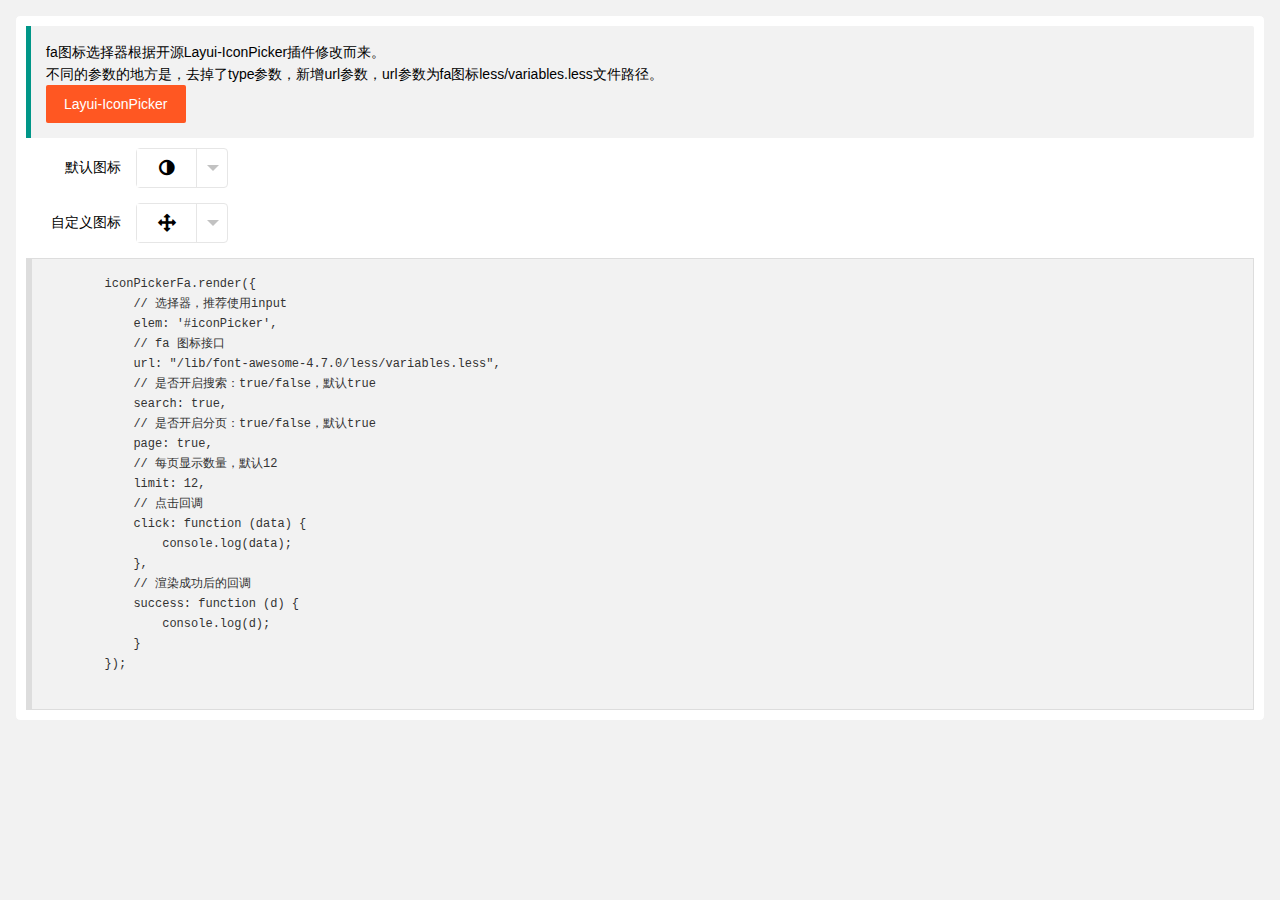
<file: page/icon-picker.html>
<!DOCTYPE html>
<html lang="en">
<head>
    <meta charset="UTF-8">
    <title>图标选择器</title>
    <link rel="stylesheet" href="../lib/layui-v2.5.5/css/layui.css" media="all">
    <link rel="stylesheet" href="../lib/font-awesome-4.7.0/css/font-awesome.min.css" media="all">
    <link rel="stylesheet" href="../css/public.css" media="all">
    <style>
        .layui-iconpicker-body.layui-iconpicker-body-page .hide {display: none;}
    </style>
</head>
<body>
<div class="layuimini-container">
    <div class="layuimini-main">

        <blockquote class="layui-elem-quote">
            fa图标选择器根据开源Layui-IconPicker插件修改而来。<br>
            不同的参数的地方是，去掉了type参数，新增url参数，url参数为fa图标less/variables.less文件路径。<br>
            <a href="https://gitee.com/wujiawei0926/iconpicker" target="_blank" class="layui-btn layui-btn-danger">Layui-IconPicker</a>
        </blockquote>

        <div class="layui-form">
            <div class="layui-form-item">
                <label for="" class="layui-form-label">默认图标</label>
                <div class="layui-input-block">
                    <input type="text" id="iconPicker" lay-filter="iconPicker" class="hide">
                </div>
            </div>

            <div class="layui-form-item">
                <label for="" class="layui-form-label">自定义图标</label>
                <div class="layui-input-block">
                    <input type="text" id="iconPicker1" value="fa-arrows" lay-filter="iconPicker2" class="hide">
                </div>
            </div>
        </div>

        <pre class="layui-code">
        iconPickerFa.render({
            // 选择器，推荐使用input
            elem: '#iconPicker',
            // fa 图标接口
            url: "/lib/font-awesome-4.7.0/less/variables.less",
            // 是否开启搜索：true/false，默认true
            search: true,
            // 是否开启分页：true/false，默认true
            page: true,
            // 每页显示数量，默认12
            limit: 12,
            // 点击回调
            click: function (data) {
                console.log(data);
            },
            // 渲染成功后的回调
            success: function (d) {
                console.log(d);
            }
        });
        </pre>

    </div>
</div>
<script src="../lib/layui-v2.5.5/layui.js" charset="utf-8"></script>
<script src="../js/lay-config.js?v=1.0.4" charset="utf-8"></script>
<script>
    layui.use(['iconPickerFa', 'form', 'layer'], function () {
        var iconPickerFa = layui.iconPickerFa,
            form = layui.form,
            layer = layui.layer,
            $ = layui.$;

        iconPickerFa.render({
            // 选择器，推荐使用input
            elem: '#iconPicker',
            // fa 图标接口
            url: "../lib/font-awesome-4.7.0/less/variables.less",
            // 是否开启搜索：true/false，默认true
            search: true,
            // 是否开启分页：true/false，默认true
            page: true,
            // 每页显示数量，默认12
            limit: 12,
            // 点击回调
            click: function (data) {
                console.log(data);
            },
            // 渲染成功后的回调
            success: function (d) {
                console.log(d);
            }
        });

        iconPickerFa.render({
            // 选择器，推荐使用input
            elem: '#iconPicker1',
            // fa 图标接口
            url: "../lib/font-awesome-4.7.0/less/variables.less",
            // 是否开启搜索：true/false
            search: true,
            // 是否开启分页
            page: true,
            // 每页显示数量，默认12
            limit: 12,
            // 点击回调
            click: function (data) {
                console.log(data);
            },
            // 渲染成功后的回调
            success: function (d) {
                console.log(d);
            }
        });

    });

</script>
</body>
</html>
</file>
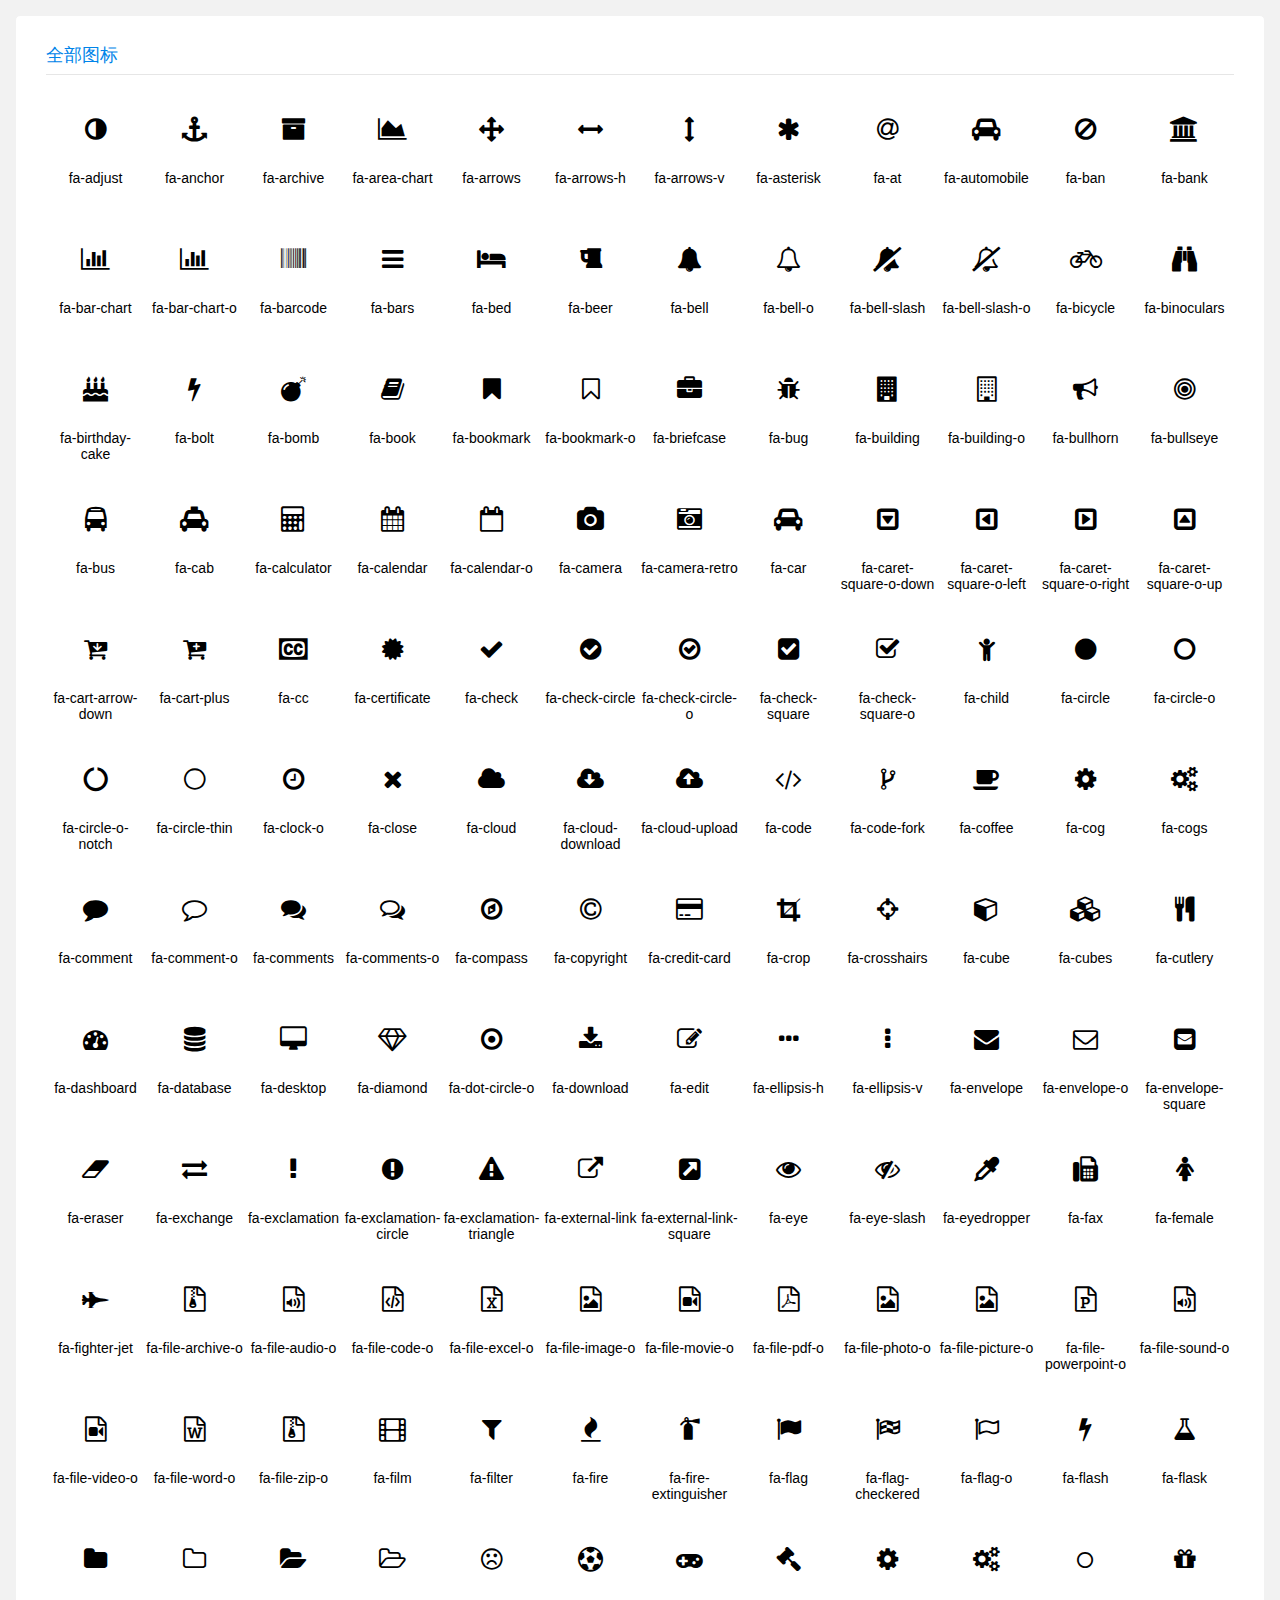
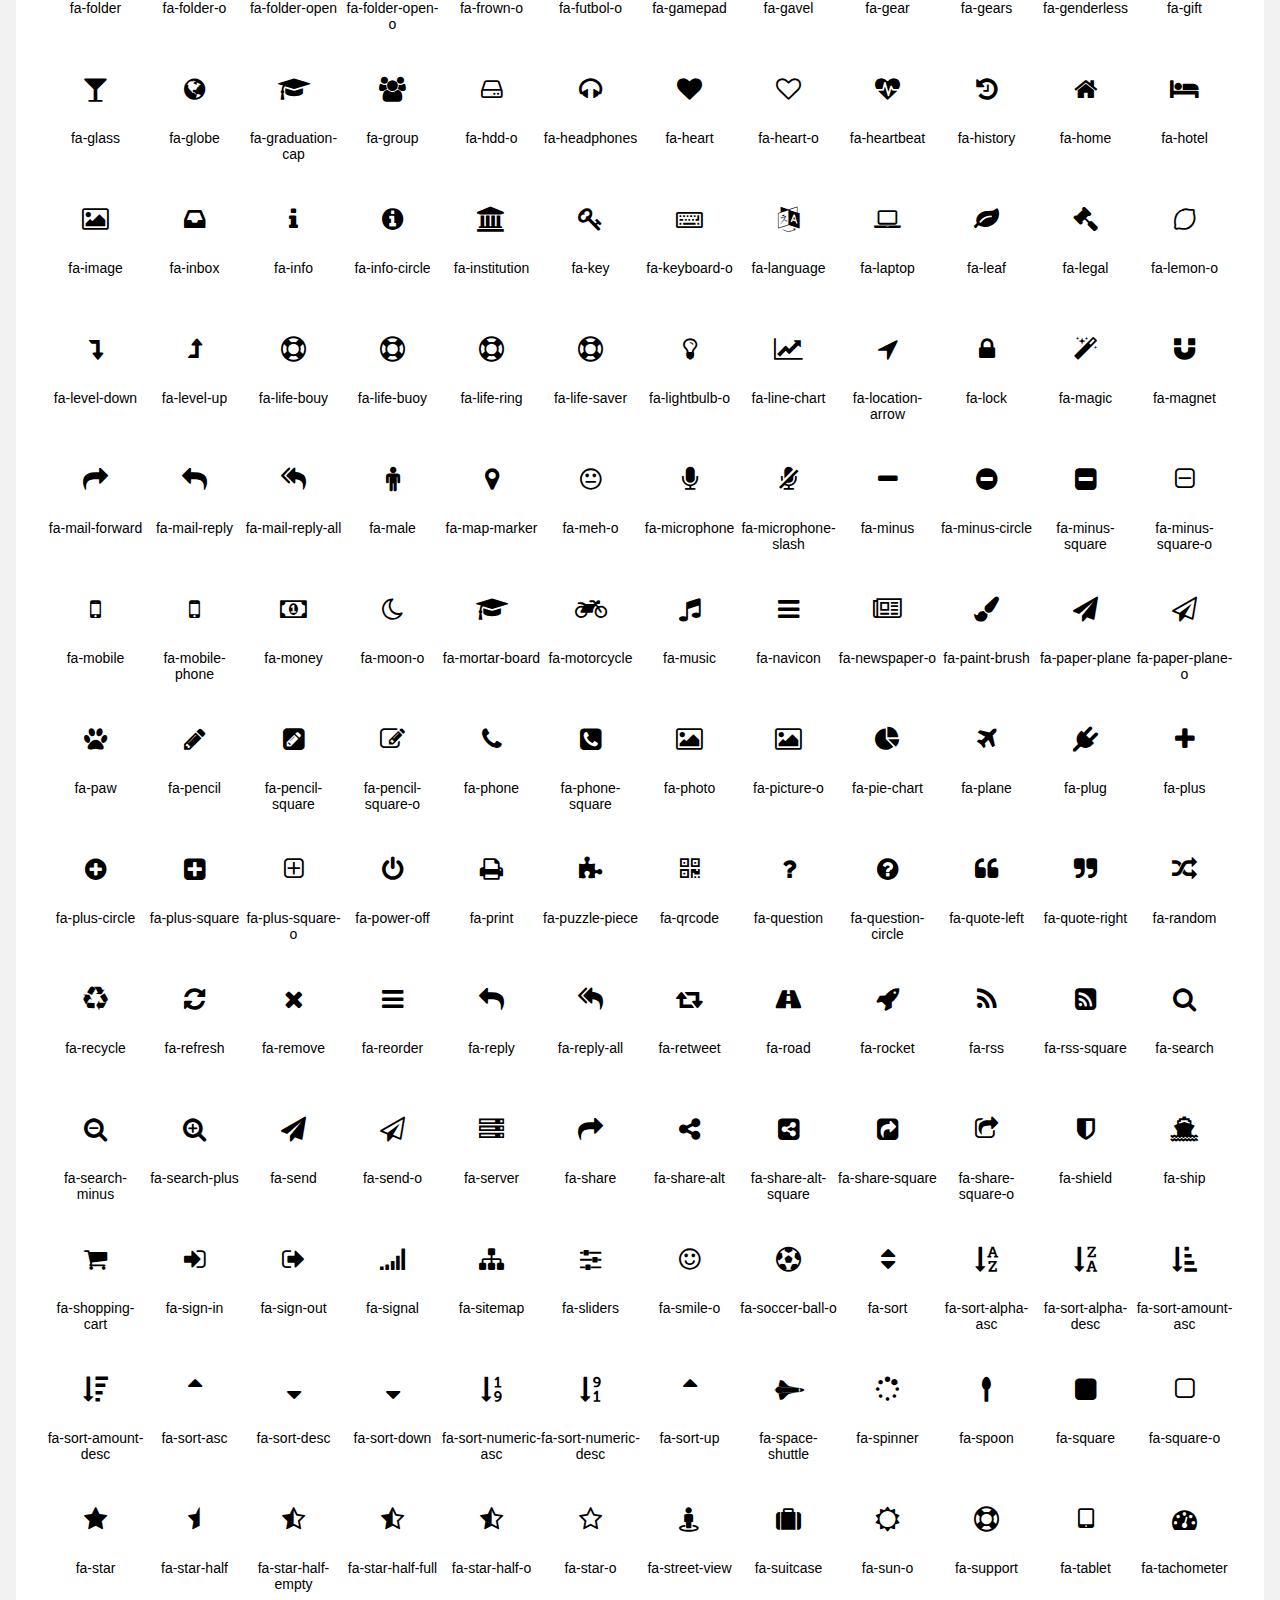
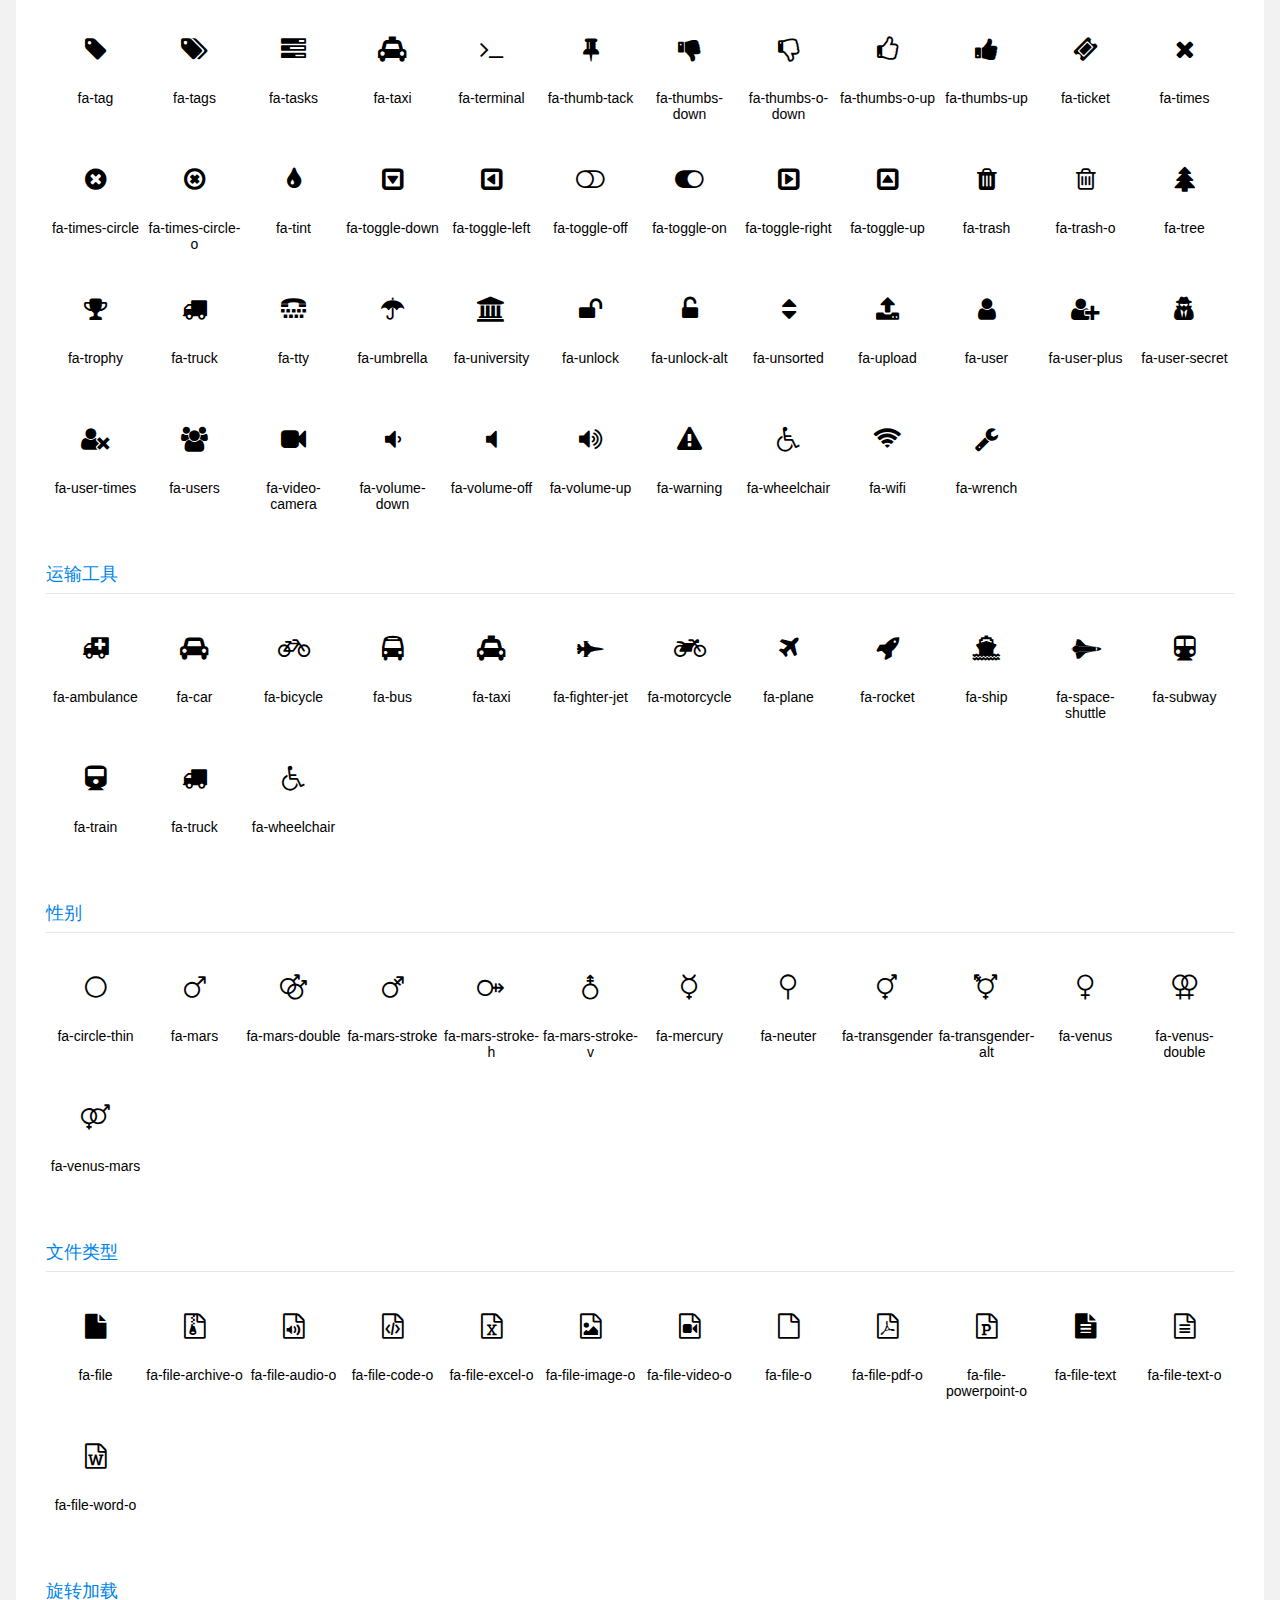
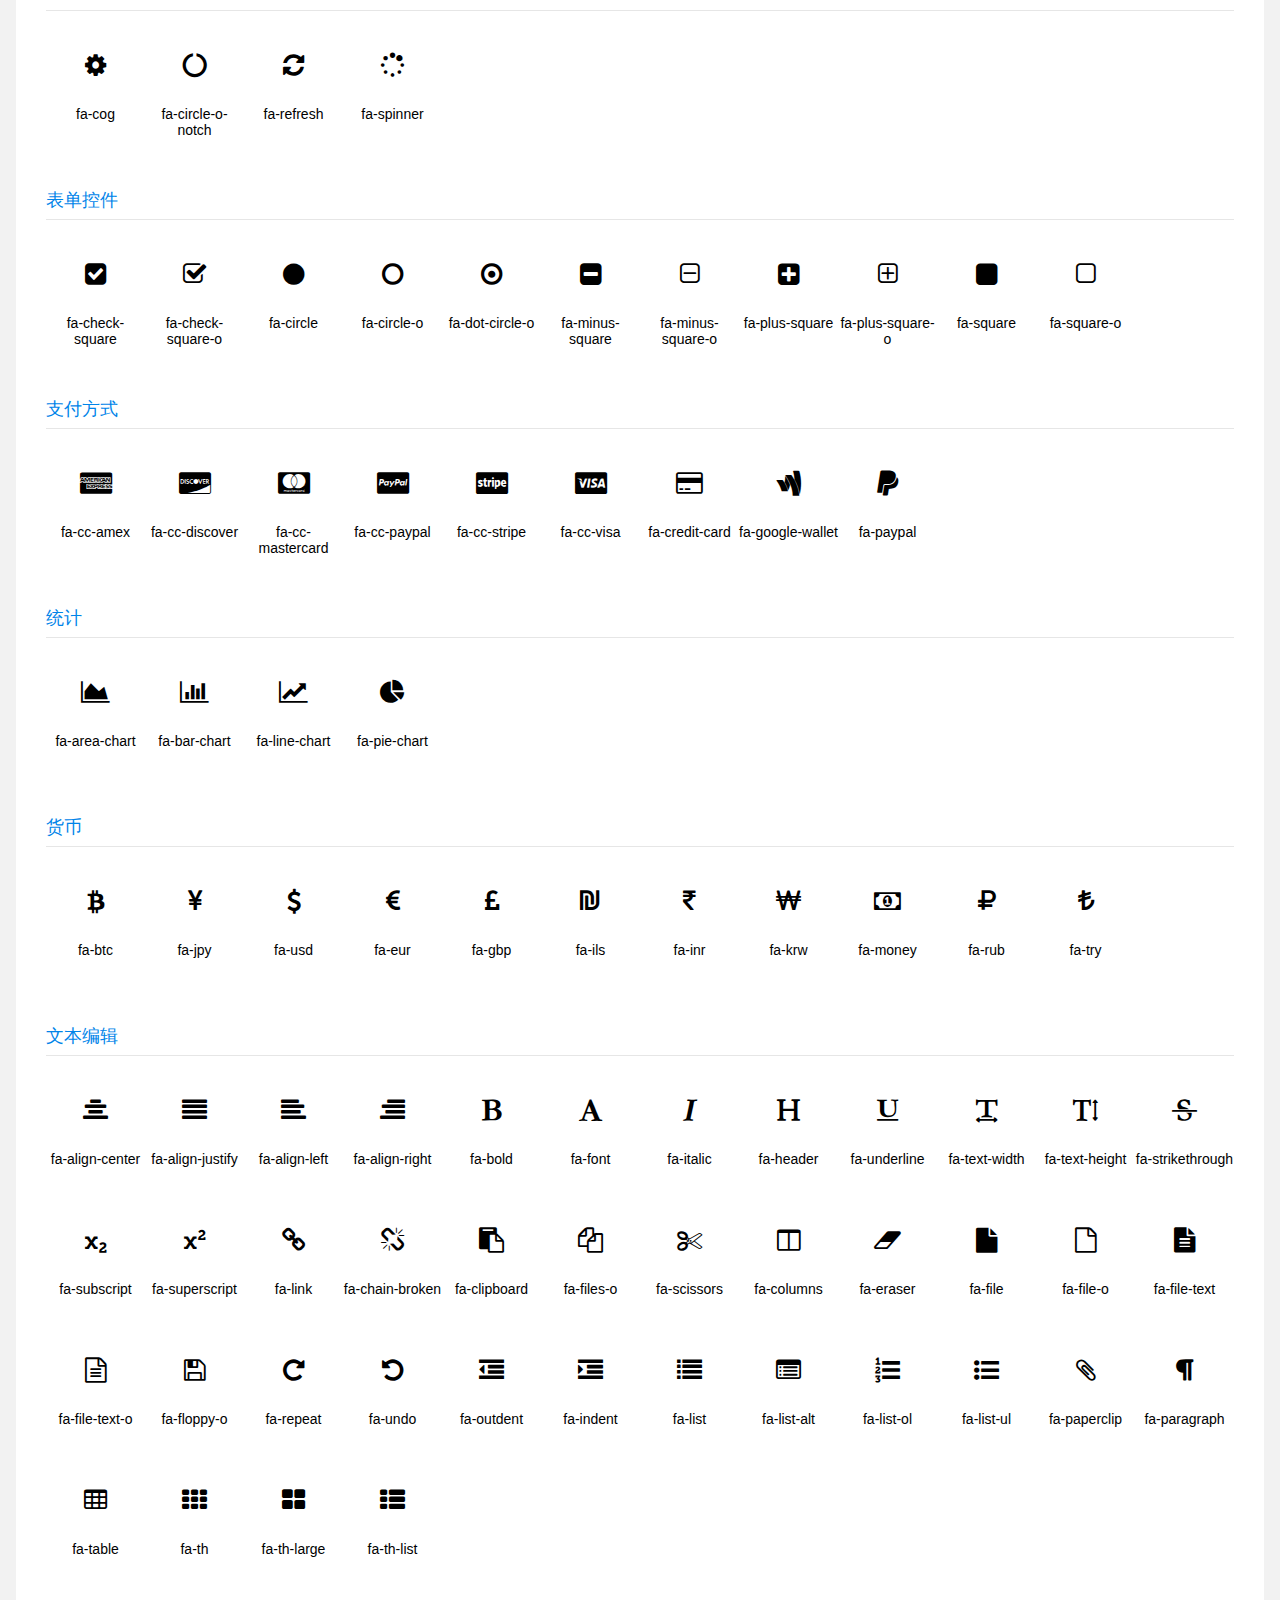
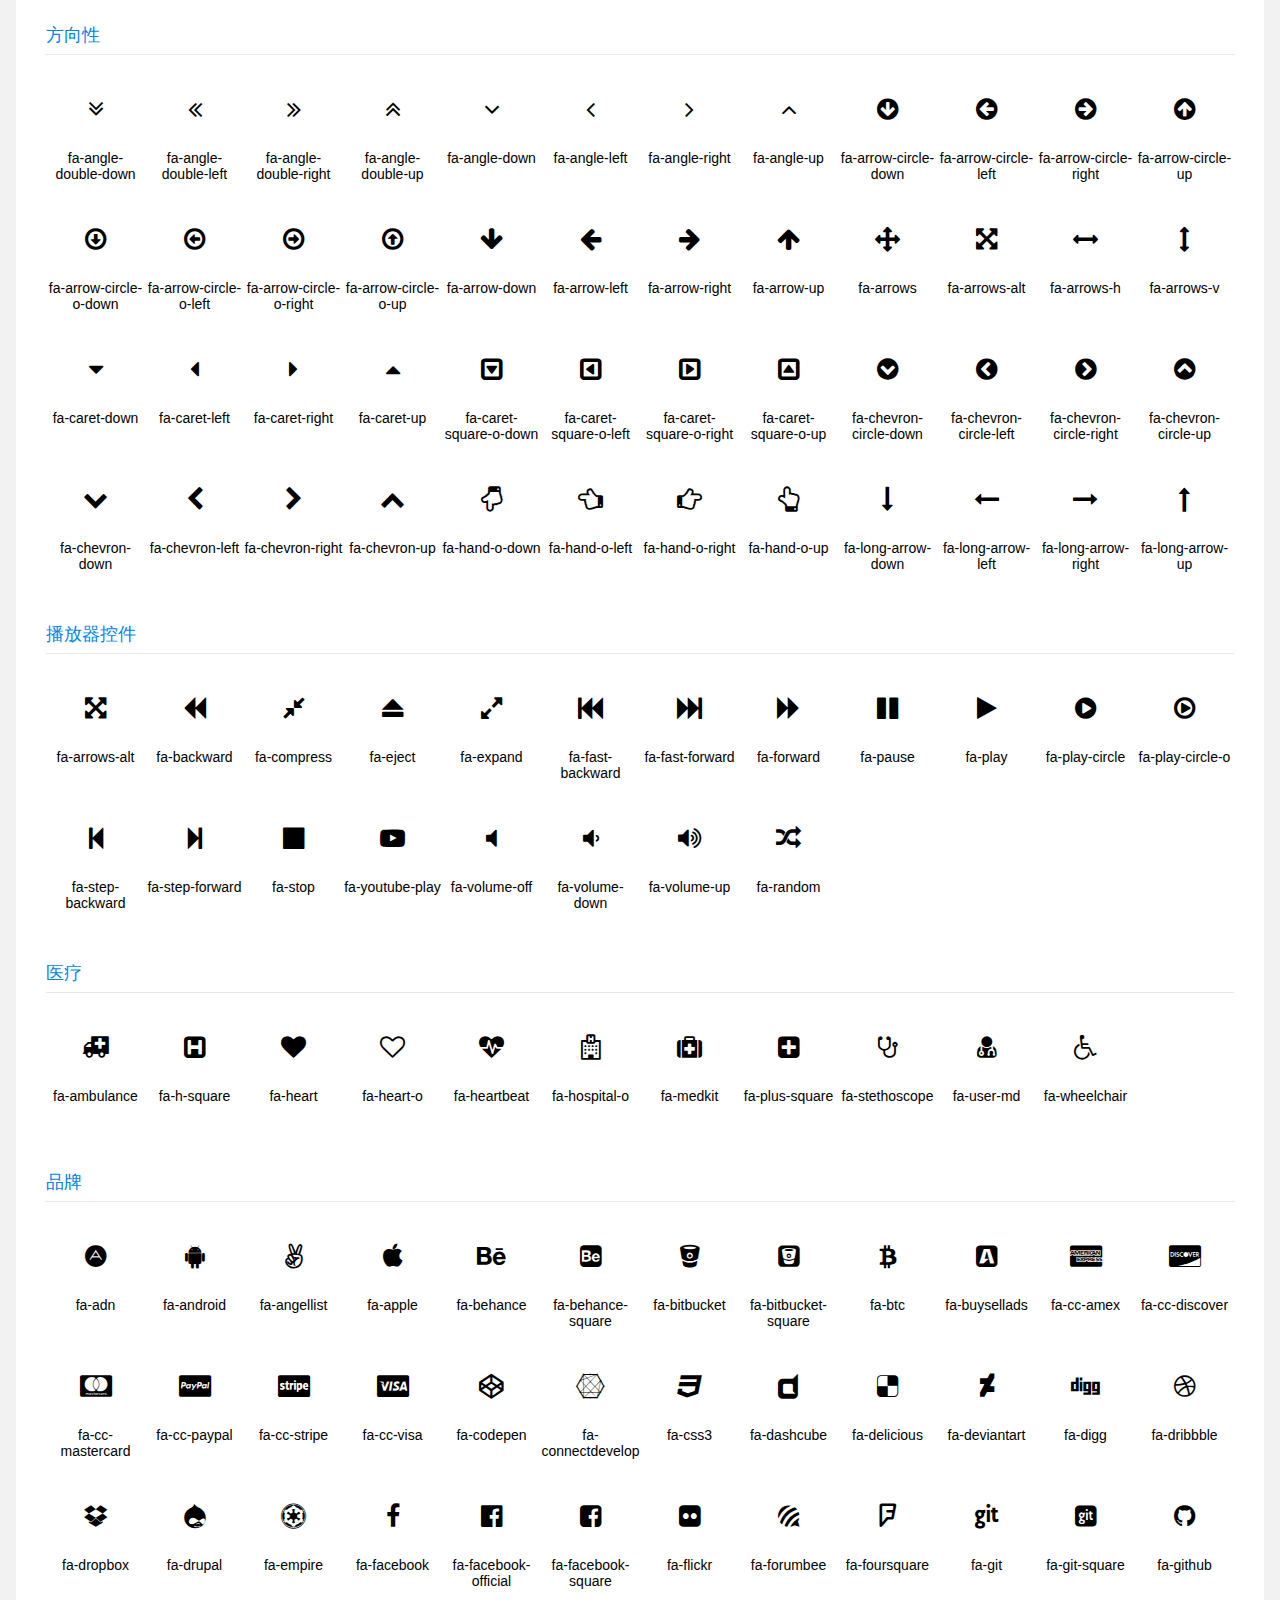
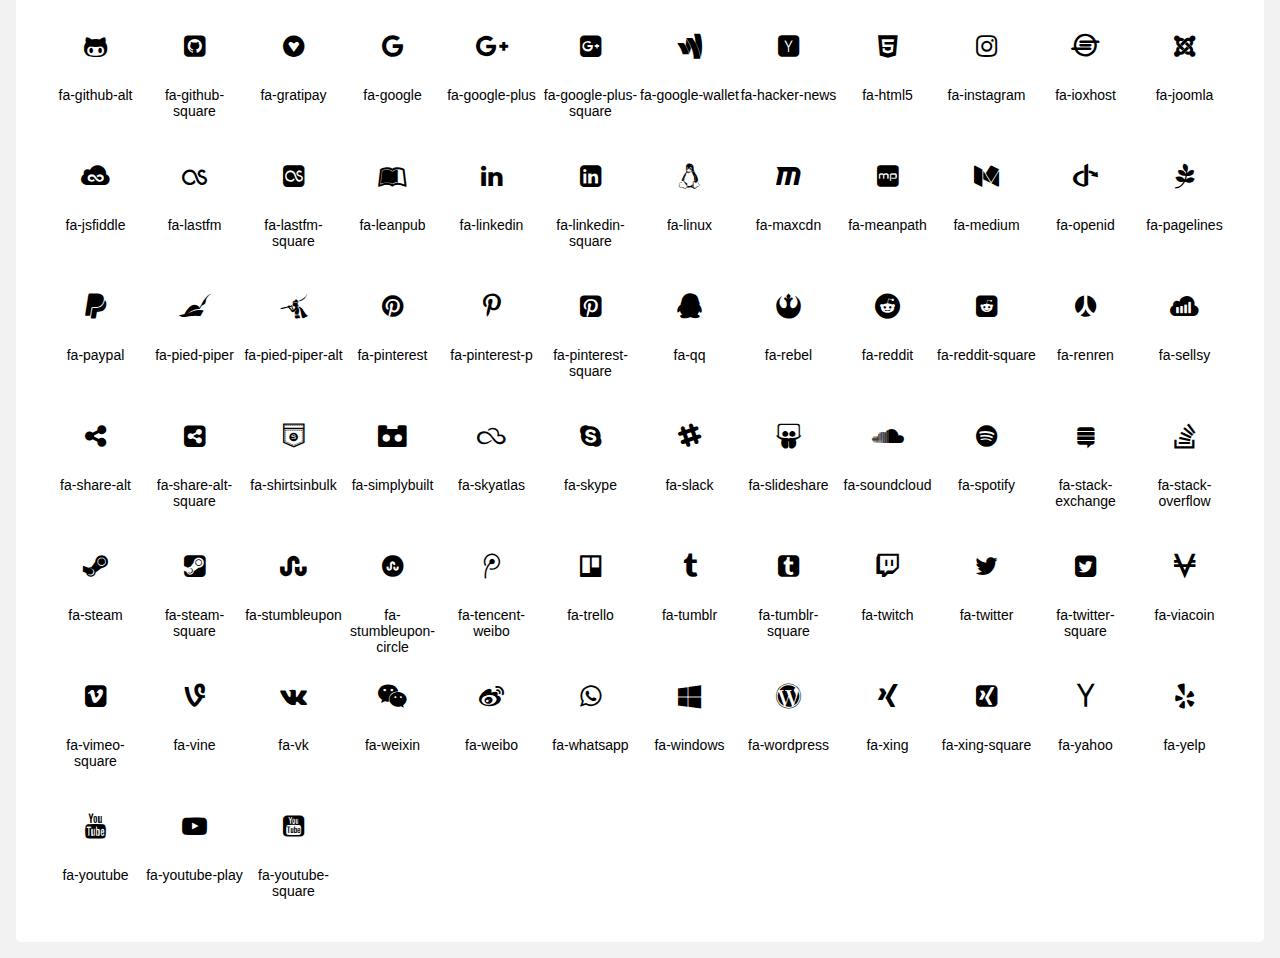
<file: page/icon.html>
<!DOCTYPE html>
<html>
<head>
    <meta charset="utf-8">
    <title>图标列表</title>
    <meta name="renderer" content="webkit">
    <meta http-equiv="X-UA-Compatible" content="IE=edge,chrome=1">
    <meta name="viewport" content="width=device-width, initial-scale=1, maximum-scale=1">
    <meta name="apple-mobile-web-app-status-bar-style" content="black">
    <meta name="apple-mobile-web-app-capable" content="yes">
    <meta name="format-detection" content="telephone=no">
    <link rel="stylesheet" href="../lib/layui-v2.5.5/css/layui.css" media="all">
    <link rel="stylesheet" href="../lib/font-awesome-4.7.0/css/font-awesome.min.css" media="all">
    <link rel="stylesheet" href="../css/public.css" media="all">
    <style>
        h4{ font-size:18px;font-family:"Microsoft YaHei","Simsun",Arial; font-weight:normal; line-height:1; padding:0; margin:0;}
        .icons li{  margin:5px 0; text-align:center; height:120px; cursor:pointer;}
        .icons li i{ display:block; font-size:35px; margin:10px 0; line-height:60px; height:60px;}
        .icons li:hover{ background:#2f4056; border-radius:5px; color:#fff;}
        .icons li:hover i{ font-size:50px;}
        .section{ padding:20px;}
        .section h4 span{ color:#0084e9;}
        .fa {font-size: 25px !important;}
        .fa:hover {font-size: 50px !important;}
    </style>
</head>
<body>
<div class="layuimini-container">
    <div class="layuimini-main">

        <div class="section">
            <h4><span>全部图标</span></h4>
            <hr>
            <ul class="icons layui-row">
                <li class='layui-col-xs4 layui-col-sm3 layui-col-md2 layui-col-lg1 '><i class="fa fa-adjust"></i><span>fa-adjust</span></li>
                <li class='layui-col-xs4 layui-col-sm3 layui-col-md2 layui-col-lg1 '><i class="fa fa-anchor"></i><span>fa-anchor</span></li>
                <li class='layui-col-xs4 layui-col-sm3 layui-col-md2 layui-col-lg1 '><i class="fa fa-archive"></i><span>fa-archive</span></li>
                <li class='layui-col-xs4 layui-col-sm3 layui-col-md2 layui-col-lg1 '><i class="fa fa-area-chart"></i><span>fa-area-chart</span></li>
                <li class='layui-col-xs4 layui-col-sm3 layui-col-md2 layui-col-lg1 '><i class="fa fa-arrows"></i><span>fa-arrows</span></li>
                <li class='layui-col-xs4 layui-col-sm3 layui-col-md2 layui-col-lg1 '><i class="fa fa-arrows-h"></i><span>fa-arrows-h</span></li>
                <li class='layui-col-xs4 layui-col-sm3 layui-col-md2 layui-col-lg1 '><i class="fa fa-arrows-v"></i><span>fa-arrows-v</span></li>
                <li class='layui-col-xs4 layui-col-sm3 layui-col-md2 layui-col-lg1 '><i class="fa fa-asterisk"></i><span>fa-asterisk</span></li>
                <li class='layui-col-xs4 layui-col-sm3 layui-col-md2 layui-col-lg1 '><i class="fa fa-at"></i><span>fa-at</span></li>
                <li class='layui-col-xs4 layui-col-sm3 layui-col-md2 layui-col-lg1 '><i class="fa fa-automobile"></i><span>fa-automobile</span></li>
                <li class='layui-col-xs4 layui-col-sm3 layui-col-md2 layui-col-lg1 '><i class="fa fa-ban"></i><span>fa-ban</span></li>
                <li class='layui-col-xs4 layui-col-sm3 layui-col-md2 layui-col-lg1 '><i class="fa fa-bank"></i><span>fa-bank</span></li>
                <li class='layui-col-xs4 layui-col-sm3 layui-col-md2 layui-col-lg1 '><i class="fa fa-bar-chart"></i><span>fa-bar-chart</span></li>
                <li class='layui-col-xs4 layui-col-sm3 layui-col-md2 layui-col-lg1 '><i class="fa fa-bar-chart-o"></i><span>fa-bar-chart-o</span></li>
                <li class='layui-col-xs4 layui-col-sm3 layui-col-md2 layui-col-lg1 '><i class="fa fa-barcode"></i><span>fa-barcode</span></li>
                <li class='layui-col-xs4 layui-col-sm3 layui-col-md2 layui-col-lg1 '><i class="fa fa-bars"></i><span>fa-bars</span></li>
                <li class='layui-col-xs4 layui-col-sm3 layui-col-md2 layui-col-lg1 '><i class="fa fa-bed"></i><span>fa-bed</span></li>
                <li class='layui-col-xs4 layui-col-sm3 layui-col-md2 layui-col-lg1 '><i class="fa fa-beer"></i><span>fa-beer</span></li>
                <li class='layui-col-xs4 layui-col-sm3 layui-col-md2 layui-col-lg1 '><i class="fa fa-bell"></i><span>fa-bell</span></li>
                <li class='layui-col-xs4 layui-col-sm3 layui-col-md2 layui-col-lg1 '><i class="fa fa-bell-o"></i><span>fa-bell-o</span></li>
                <li class='layui-col-xs4 layui-col-sm3 layui-col-md2 layui-col-lg1 '><i class="fa fa-bell-slash"></i><span>fa-bell-slash</span></li>
                <li class='layui-col-xs4 layui-col-sm3 layui-col-md2 layui-col-lg1 '><i class="fa fa-bell-slash-o"></i><span>fa-bell-slash-o</span></li>
                <li class='layui-col-xs4 layui-col-sm3 layui-col-md2 layui-col-lg1 '><i class="fa fa-bicycle"></i><span>fa-bicycle</span></li>
                <li class='layui-col-xs4 layui-col-sm3 layui-col-md2 layui-col-lg1 '><i class="fa fa-binoculars"></i><span>fa-binoculars</span></li>
                <li class='layui-col-xs4 layui-col-sm3 layui-col-md2 layui-col-lg1 '><i class="fa fa-birthday-cake"></i><span>fa-birthday-cake</span></li>
                <li class='layui-col-xs4 layui-col-sm3 layui-col-md2 layui-col-lg1 '><i class="fa fa-bolt"></i><span>fa-bolt</span></li>
                <li class='layui-col-xs4 layui-col-sm3 layui-col-md2 layui-col-lg1 '><i class="fa fa-bomb"></i><span>fa-bomb</span></li>
                <li class='layui-col-xs4 layui-col-sm3 layui-col-md2 layui-col-lg1 '><i class="fa fa-book"></i><span>fa-book</span></li>
                <li class='layui-col-xs4 layui-col-sm3 layui-col-md2 layui-col-lg1 '><i class="fa fa-bookmark"></i><span>fa-bookmark</span></li>
                <li class='layui-col-xs4 layui-col-sm3 layui-col-md2 layui-col-lg1 '><i class="fa fa-bookmark-o"></i><span>fa-bookmark-o</span></li>
                <li class='layui-col-xs4 layui-col-sm3 layui-col-md2 layui-col-lg1 '><i class="fa fa-briefcase"></i><span>fa-briefcase</span></li>
                <li class='layui-col-xs4 layui-col-sm3 layui-col-md2 layui-col-lg1 '><i class="fa fa-bug"></i><span>fa-bug</span></li>
                <li class='layui-col-xs4 layui-col-sm3 layui-col-md2 layui-col-lg1 '><i class="fa fa-building"></i><span>fa-building</span></li>
                <li class='layui-col-xs4 layui-col-sm3 layui-col-md2 layui-col-lg1 '><i class="fa fa-building-o"></i><span>fa-building-o</span></li>
                <li class='layui-col-xs4 layui-col-sm3 layui-col-md2 layui-col-lg1 '><i class="fa fa-bullhorn"></i><span>fa-bullhorn</span></li>
                <li class='layui-col-xs4 layui-col-sm3 layui-col-md2 layui-col-lg1 '><i class="fa fa-bullseye"></i><span>fa-bullseye</span></li>
                <li class='layui-col-xs4 layui-col-sm3 layui-col-md2 layui-col-lg1 '><i class="fa fa-bus"></i><span>fa-bus</span></li>
                <li class='layui-col-xs4 layui-col-sm3 layui-col-md2 layui-col-lg1 '><i class="fa fa-cab"></i><span>fa-cab</span></li>
                <li class='layui-col-xs4 layui-col-sm3 layui-col-md2 layui-col-lg1 '><i class="fa fa-calculator"></i><span>fa-calculator</span></li>
                <li class='layui-col-xs4 layui-col-sm3 layui-col-md2 layui-col-lg1 '><i class="fa fa-calendar"></i><span>fa-calendar</span></li>
                <li class='layui-col-xs4 layui-col-sm3 layui-col-md2 layui-col-lg1 '><i class="fa fa-calendar-o"></i><span>fa-calendar-o</span></li>
                <li class='layui-col-xs4 layui-col-sm3 layui-col-md2 layui-col-lg1 '><i class="fa fa-camera"></i><span>fa-camera</span></li>
                <li class='layui-col-xs4 layui-col-sm3 layui-col-md2 layui-col-lg1 '><i class="fa fa-camera-retro"></i><span>fa-camera-retro</span></li>
                <li class='layui-col-xs4 layui-col-sm3 layui-col-md2 layui-col-lg1 '><i class="fa fa-car"></i><span>fa-car</span></li>
                <li class='layui-col-xs4 layui-col-sm3 layui-col-md2 layui-col-lg1 '><i class="fa fa-caret-square-o-down"></i><span>fa-caret-square-o-down</span></li>
                <li class='layui-col-xs4 layui-col-sm3 layui-col-md2 layui-col-lg1 '><i class="fa fa-caret-square-o-left"></i><span>fa-caret-square-o-left</span></li>
                <li class='layui-col-xs4 layui-col-sm3 layui-col-md2 layui-col-lg1 '><i class="fa fa-caret-square-o-right"></i><span>fa-caret-square-o-right</span></li>
                <li class='layui-col-xs4 layui-col-sm3 layui-col-md2 layui-col-lg1 '><i class="fa fa-caret-square-o-up"></i><span>fa-caret-square-o-up</span></li>
                <li class='layui-col-xs4 layui-col-sm3 layui-col-md2 layui-col-lg1 '><i class="fa fa-cart-arrow-down"></i><span>fa-cart-arrow-down</span></li>
                <li class='layui-col-xs4 layui-col-sm3 layui-col-md2 layui-col-lg1 '><i class="fa fa-cart-plus"></i><span>fa-cart-plus</span></li>
                <li class='layui-col-xs4 layui-col-sm3 layui-col-md2 layui-col-lg1 '><i class="fa fa-cc"></i><span>fa-cc</span></li>
                <li class='layui-col-xs4 layui-col-sm3 layui-col-md2 layui-col-lg1 '><i class="fa fa-certificate"></i><span>fa-certificate</span></li>
                <li class='layui-col-xs4 layui-col-sm3 layui-col-md2 layui-col-lg1 '><i class="fa fa-check"></i><span>fa-check</span></li>
                <li class='layui-col-xs4 layui-col-sm3 layui-col-md2 layui-col-lg1 '><i class="fa fa-check-circle"></i><span>fa-check-circle</span></li>
                <li class='layui-col-xs4 layui-col-sm3 layui-col-md2 layui-col-lg1 '><i class="fa fa-check-circle-o"></i><span>fa-check-circle-o</span></li>
                <li class='layui-col-xs4 layui-col-sm3 layui-col-md2 layui-col-lg1 '><i class="fa fa-check-square"></i><span>fa-check-square</span></li>
                <li class='layui-col-xs4 layui-col-sm3 layui-col-md2 layui-col-lg1 '><i class="fa fa-check-square-o"></i><span>fa-check-square-o</span></li>
                <li class='layui-col-xs4 layui-col-sm3 layui-col-md2 layui-col-lg1 '><i class="fa fa-child"></i><span>fa-child</span></li>
                <li class='layui-col-xs4 layui-col-sm3 layui-col-md2 layui-col-lg1 '><i class="fa fa-circle"></i><span>fa-circle</span></li>
                <li class='layui-col-xs4 layui-col-sm3 layui-col-md2 layui-col-lg1 '><i class="fa fa-circle-o"></i><span>fa-circle-o</span></li>
                <li class='layui-col-xs4 layui-col-sm3 layui-col-md2 layui-col-lg1 '><i class="fa fa-circle-o-notch"></i><span>fa-circle-o-notch</span></li>
                <li class='layui-col-xs4 layui-col-sm3 layui-col-md2 layui-col-lg1 '><i class="fa fa-circle-thin"></i><span>fa-circle-thin</span></li>
                <li class='layui-col-xs4 layui-col-sm3 layui-col-md2 layui-col-lg1 '><i class="fa fa-clock-o"></i><span>fa-clock-o</span></li>
                <li class='layui-col-xs4 layui-col-sm3 layui-col-md2 layui-col-lg1 '><i class="fa fa-close"></i><span>fa-close</span></li>
                <li class='layui-col-xs4 layui-col-sm3 layui-col-md2 layui-col-lg1 '><i class="fa fa-cloud"></i><span>fa-cloud</span></li>
                <li class='layui-col-xs4 layui-col-sm3 layui-col-md2 layui-col-lg1 '><i class="fa fa-cloud-download"></i><span>fa-cloud-download</span></li>
                <li class='layui-col-xs4 layui-col-sm3 layui-col-md2 layui-col-lg1 '><i class="fa fa-cloud-upload"></i><span>fa-cloud-upload</span></li>
                <li class='layui-col-xs4 layui-col-sm3 layui-col-md2 layui-col-lg1 '><i class="fa fa-code"></i><span>fa-code</span></li>
                <li class='layui-col-xs4 layui-col-sm3 layui-col-md2 layui-col-lg1 '><i class="fa fa-code-fork"></i><span>fa-code-fork</span></li>
                <li class='layui-col-xs4 layui-col-sm3 layui-col-md2 layui-col-lg1 '><i class="fa fa-coffee"></i><span>fa-coffee</span></li>
                <li class='layui-col-xs4 layui-col-sm3 layui-col-md2 layui-col-lg1 '><i class="fa fa-cog"></i><span>fa-cog</span></li>
                <li class='layui-col-xs4 layui-col-sm3 layui-col-md2 layui-col-lg1 '><i class="fa fa-cogs"></i><span>fa-cogs</span></li>
                <li class='layui-col-xs4 layui-col-sm3 layui-col-md2 layui-col-lg1 '><i class="fa fa-comment"></i><span>fa-comment</span></li>
                <li class='layui-col-xs4 layui-col-sm3 layui-col-md2 layui-col-lg1 '><i class="fa fa-comment-o"></i><span>fa-comment-o</span></li>
                <li class='layui-col-xs4 layui-col-sm3 layui-col-md2 layui-col-lg1 '><i class="fa fa-comments"></i><span>fa-comments</span></li>
                <li class='layui-col-xs4 layui-col-sm3 layui-col-md2 layui-col-lg1 '><i class="fa fa-comments-o"></i><span>fa-comments-o</span></li>
                <li class='layui-col-xs4 layui-col-sm3 layui-col-md2 layui-col-lg1 '><i class="fa fa-compass"></i><span>fa-compass</span></li>
                <li class='layui-col-xs4 layui-col-sm3 layui-col-md2 layui-col-lg1 '><i class="fa fa-copyright"></i><span>fa-copyright</span></li>
                <li class='layui-col-xs4 layui-col-sm3 layui-col-md2 layui-col-lg1 '><i class="fa fa-credit-card"></i><span>fa-credit-card</span></li>
                <li class='layui-col-xs4 layui-col-sm3 layui-col-md2 layui-col-lg1 '><i class="fa fa-crop"></i><span>fa-crop</span></li>
                <li class='layui-col-xs4 layui-col-sm3 layui-col-md2 layui-col-lg1 '><i class="fa fa-crosshairs"></i><span>fa-crosshairs</span></li>
                <li class='layui-col-xs4 layui-col-sm3 layui-col-md2 layui-col-lg1 '><i class="fa fa-cube"></i><span>fa-cube</span></li>
                <li class='layui-col-xs4 layui-col-sm3 layui-col-md2 layui-col-lg1 '><i class="fa fa-cubes"></i><span>fa-cubes</span></li>
                <li class='layui-col-xs4 layui-col-sm3 layui-col-md2 layui-col-lg1 '><i class="fa fa-cutlery"></i><span>fa-cutlery</span></li>
                <li class='layui-col-xs4 layui-col-sm3 layui-col-md2 layui-col-lg1 '><i class="fa fa-dashboard"></i><span>fa-dashboard</span></li>
                <li class='layui-col-xs4 layui-col-sm3 layui-col-md2 layui-col-lg1 '><i class="fa fa-database"></i><span>fa-database</span></li>
                <li class='layui-col-xs4 layui-col-sm3 layui-col-md2 layui-col-lg1 '><i class="fa fa-desktop"></i><span>fa-desktop</span></li>
                <li class='layui-col-xs4 layui-col-sm3 layui-col-md2 layui-col-lg1 '><i class="fa fa-diamond"></i><span>fa-diamond</span></li>
                <li class='layui-col-xs4 layui-col-sm3 layui-col-md2 layui-col-lg1 '><i class="fa fa-dot-circle-o"></i><span>fa-dot-circle-o</span></li>
                <li class='layui-col-xs4 layui-col-sm3 layui-col-md2 layui-col-lg1 '><i class="fa fa-download"></i><span>fa-download</span></li>
                <li class='layui-col-xs4 layui-col-sm3 layui-col-md2 layui-col-lg1 '><i class="fa fa-edit"></i><span>fa-edit</span></li>
                <li class='layui-col-xs4 layui-col-sm3 layui-col-md2 layui-col-lg1 '><i class="fa fa-ellipsis-h"></i><span>fa-ellipsis-h</span></li>
                <li class='layui-col-xs4 layui-col-sm3 layui-col-md2 layui-col-lg1 '><i class="fa fa-ellipsis-v"></i><span>fa-ellipsis-v</span></li>
                <li class='layui-col-xs4 layui-col-sm3 layui-col-md2 layui-col-lg1 '><i class="fa fa-envelope"></i><span>fa-envelope</span></li>
                <li class='layui-col-xs4 layui-col-sm3 layui-col-md2 layui-col-lg1 '><i class="fa fa-envelope-o"></i><span>fa-envelope-o</span></li>
                <li class='layui-col-xs4 layui-col-sm3 layui-col-md2 layui-col-lg1 '><i class="fa fa-envelope-square"></i><span>fa-envelope-square</span></li>
                <li class='layui-col-xs4 layui-col-sm3 layui-col-md2 layui-col-lg1 '><i class="fa fa-eraser"></i><span>fa-eraser</span></li>
                <li class='layui-col-xs4 layui-col-sm3 layui-col-md2 layui-col-lg1 '><i class="fa fa-exchange"></i><span>fa-exchange</span></li>
                <li class='layui-col-xs4 layui-col-sm3 layui-col-md2 layui-col-lg1 '><i class="fa fa-exclamation"></i><span>fa-exclamation</span></li>
                <li class='layui-col-xs4 layui-col-sm3 layui-col-md2 layui-col-lg1 '><i class="fa fa-exclamation-circle"></i><span>fa-exclamation-circle</span></li>
                <li class='layui-col-xs4 layui-col-sm3 layui-col-md2 layui-col-lg1 '><i class="fa fa-exclamation-triangle"></i><span>fa-exclamation-triangle</span></li>
                <li class='layui-col-xs4 layui-col-sm3 layui-col-md2 layui-col-lg1 '><i class="fa fa-external-link"></i><span>fa-external-link</span></li>
                <li class='layui-col-xs4 layui-col-sm3 layui-col-md2 layui-col-lg1 '><i class="fa fa-external-link-square"></i><span>fa-external-link-square</span></li>
                <li class='layui-col-xs4 layui-col-sm3 layui-col-md2 layui-col-lg1 '><i class="fa fa-eye"></i><span>fa-eye</span></li>
                <li class='layui-col-xs4 layui-col-sm3 layui-col-md2 layui-col-lg1 '><i class="fa fa-eye-slash"></i><span>fa-eye-slash</span></li>
                <li class='layui-col-xs4 layui-col-sm3 layui-col-md2 layui-col-lg1 '><i class="fa fa-eyedropper"></i><span>fa-eyedropper</span></li>
                <li class='layui-col-xs4 layui-col-sm3 layui-col-md2 layui-col-lg1 '><i class="fa fa-fax"></i><span>fa-fax</span></li>
                <li class='layui-col-xs4 layui-col-sm3 layui-col-md2 layui-col-lg1 '><i class="fa fa-female"></i><span>fa-female</span></li>
                <li class='layui-col-xs4 layui-col-sm3 layui-col-md2 layui-col-lg1 '><i class="fa fa-fighter-jet"></i><span>fa-fighter-jet</span></li>
                <li class='layui-col-xs4 layui-col-sm3 layui-col-md2 layui-col-lg1 '><i class="fa fa-file-archive-o"></i><span>fa-file-archive-o</span></li>
                <li class='layui-col-xs4 layui-col-sm3 layui-col-md2 layui-col-lg1 '><i class="fa fa-file-audio-o"></i><span>fa-file-audio-o</span></li>
                <li class='layui-col-xs4 layui-col-sm3 layui-col-md2 layui-col-lg1 '><i class="fa fa-file-code-o"></i><span>fa-file-code-o</span></li>
                <li class='layui-col-xs4 layui-col-sm3 layui-col-md2 layui-col-lg1 '><i class="fa fa-file-excel-o"></i><span>fa-file-excel-o</span></li>
                <li class='layui-col-xs4 layui-col-sm3 layui-col-md2 layui-col-lg1 '><i class="fa fa-file-image-o"></i><span>fa-file-image-o</span></li>
                <li class='layui-col-xs4 layui-col-sm3 layui-col-md2 layui-col-lg1 '><i class="fa fa-file-movie-o"></i><span>fa-file-movie-o</span></li>
                <li class='layui-col-xs4 layui-col-sm3 layui-col-md2 layui-col-lg1 '><i class="fa fa-file-pdf-o"></i><span>fa-file-pdf-o</span></li>
                <li class='layui-col-xs4 layui-col-sm3 layui-col-md2 layui-col-lg1 '><i class="fa fa-file-photo-o"></i><span>fa-file-photo-o</span></li>
                <li class='layui-col-xs4 layui-col-sm3 layui-col-md2 layui-col-lg1 '><i class="fa fa-file-picture-o"></i><span>fa-file-picture-o</span></li>
                <li class='layui-col-xs4 layui-col-sm3 layui-col-md2 layui-col-lg1 '><i class="fa fa-file-powerpoint-o"></i><span>fa-file-powerpoint-o</span></li>
                <li class='layui-col-xs4 layui-col-sm3 layui-col-md2 layui-col-lg1 '><i class="fa fa-file-sound-o"></i><span>fa-file-sound-o</span></li>
                <li class='layui-col-xs4 layui-col-sm3 layui-col-md2 layui-col-lg1 '><i class="fa fa-file-video-o"></i><span>fa-file-video-o</span></li>
                <li class='layui-col-xs4 layui-col-sm3 layui-col-md2 layui-col-lg1 '><i class="fa fa-file-word-o"></i><span>fa-file-word-o</span></li>
                <li class='layui-col-xs4 layui-col-sm3 layui-col-md2 layui-col-lg1 '><i class="fa fa-file-zip-o"></i><span>fa-file-zip-o</span></li>
                <li class='layui-col-xs4 layui-col-sm3 layui-col-md2 layui-col-lg1 '><i class="fa fa-film"></i><span>fa-film</span></li>
                <li class='layui-col-xs4 layui-col-sm3 layui-col-md2 layui-col-lg1 '><i class="fa fa-filter"></i><span>fa-filter</span></li>
                <li class='layui-col-xs4 layui-col-sm3 layui-col-md2 layui-col-lg1 '><i class="fa fa-fire"></i><span>fa-fire</span></li>
                <li class='layui-col-xs4 layui-col-sm3 layui-col-md2 layui-col-lg1 '><i class="fa fa-fire-extinguisher"></i><span>fa-fire-extinguisher</span></li>
                <li class='layui-col-xs4 layui-col-sm3 layui-col-md2 layui-col-lg1 '><i class="fa fa-flag"></i><span>fa-flag</span></li>
                <li class='layui-col-xs4 layui-col-sm3 layui-col-md2 layui-col-lg1 '><i class="fa fa-flag-checkered"></i><span>fa-flag-checkered</span></li>
                <li class='layui-col-xs4 layui-col-sm3 layui-col-md2 layui-col-lg1 '><i class="fa fa-flag-o"></i><span>fa-flag-o</span></li>
                <li class='layui-col-xs4 layui-col-sm3 layui-col-md2 layui-col-lg1 '><i class="fa fa-flash"></i><span>fa-flash</span></li>
                <li class='layui-col-xs4 layui-col-sm3 layui-col-md2 layui-col-lg1 '><i class="fa fa-flask"></i><span>fa-flask</span></li>
                <li class='layui-col-xs4 layui-col-sm3 layui-col-md2 layui-col-lg1 '><i class="fa fa-folder"></i><span>fa-folder</span></li>
                <li class='layui-col-xs4 layui-col-sm3 layui-col-md2 layui-col-lg1 '><i class="fa fa-folder-o"></i><span>fa-folder-o</span></li>
                <li class='layui-col-xs4 layui-col-sm3 layui-col-md2 layui-col-lg1 '><i class="fa fa-folder-open"></i><span>fa-folder-open</span></li>
                <li class='layui-col-xs4 layui-col-sm3 layui-col-md2 layui-col-lg1 '><i class="fa fa-folder-open-o"></i><span>fa-folder-open-o</span></li>
                <li class='layui-col-xs4 layui-col-sm3 layui-col-md2 layui-col-lg1 '><i class="fa fa-frown-o"></i><span>fa-frown-o</span></li>
                <li class='layui-col-xs4 layui-col-sm3 layui-col-md2 layui-col-lg1 '><i class="fa fa-futbol-o"></i><span>fa-futbol-o</span></li>
                <li class='layui-col-xs4 layui-col-sm3 layui-col-md2 layui-col-lg1 '><i class="fa fa-gamepad"></i><span>fa-gamepad</span></li>
                <li class='layui-col-xs4 layui-col-sm3 layui-col-md2 layui-col-lg1 '><i class="fa fa-gavel"></i><span>fa-gavel</span></li>
                <li class='layui-col-xs4 layui-col-sm3 layui-col-md2 layui-col-lg1 '><i class="fa fa-gear"></i><span>fa-gear</span></li>
                <li class='layui-col-xs4 layui-col-sm3 layui-col-md2 layui-col-lg1 '><i class="fa fa-gears"></i><span>fa-gears</span></li>
                <li class='layui-col-xs4 layui-col-sm3 layui-col-md2 layui-col-lg1 '><i class="fa fa-genderless"></i><span>fa-genderless</span></li>
                <li class='layui-col-xs4 layui-col-sm3 layui-col-md2 layui-col-lg1 '><i class="fa fa-gift"></i><span>fa-gift</span></li>
                <li class='layui-col-xs4 layui-col-sm3 layui-col-md2 layui-col-lg1 '><i class="fa fa-glass"></i><span>fa-glass</span></li>
                <li class='layui-col-xs4 layui-col-sm3 layui-col-md2 layui-col-lg1 '><i class="fa fa-globe"></i><span>fa-globe</span></li>
                <li class='layui-col-xs4 layui-col-sm3 layui-col-md2 layui-col-lg1 '><i class="fa fa-graduation-cap"></i><span>fa-graduation-cap</span></li>
                <li class='layui-col-xs4 layui-col-sm3 layui-col-md2 layui-col-lg1 '><i class="fa fa-group"></i><span>fa-group</span></li>
                <li class='layui-col-xs4 layui-col-sm3 layui-col-md2 layui-col-lg1 '><i class="fa fa-hdd-o"></i><span>fa-hdd-o</span></li>
                <li class='layui-col-xs4 layui-col-sm3 layui-col-md2 layui-col-lg1 '><i class="fa fa-headphones"></i><span>fa-headphones</span></li>
                <li class='layui-col-xs4 layui-col-sm3 layui-col-md2 layui-col-lg1 '><i class="fa fa-heart"></i><span>fa-heart</span></li>
                <li class='layui-col-xs4 layui-col-sm3 layui-col-md2 layui-col-lg1 '><i class="fa fa-heart-o"></i><span>fa-heart-o</span></li>
                <li class='layui-col-xs4 layui-col-sm3 layui-col-md2 layui-col-lg1 '><i class="fa fa-heartbeat"></i><span>fa-heartbeat</span></li>
                <li class='layui-col-xs4 layui-col-sm3 layui-col-md2 layui-col-lg1 '><i class="fa fa-history"></i><span>fa-history</span></li>
                <li class='layui-col-xs4 layui-col-sm3 layui-col-md2 layui-col-lg1 '><i class="fa fa-home"></i><span>fa-home</span></li>
                <li class='layui-col-xs4 layui-col-sm3 layui-col-md2 layui-col-lg1 '><i class="fa fa-hotel"></i><span>fa-hotel</span></li>
                <li class='layui-col-xs4 layui-col-sm3 layui-col-md2 layui-col-lg1 '><i class="fa fa-image"></i><span>fa-image</span></li>
                <li class='layui-col-xs4 layui-col-sm3 layui-col-md2 layui-col-lg1 '><i class="fa fa-inbox"></i><span>fa-inbox</span></li>
                <li class='layui-col-xs4 layui-col-sm3 layui-col-md2 layui-col-lg1 '><i class="fa fa-info"></i><span>fa-info</span></li>
                <li class='layui-col-xs4 layui-col-sm3 layui-col-md2 layui-col-lg1 '><i class="fa fa-info-circle"></i><span>fa-info-circle</span></li>
                <li class='layui-col-xs4 layui-col-sm3 layui-col-md2 layui-col-lg1 '><i class="fa fa-institution"></i><span>fa-institution</span></li>
                <li class='layui-col-xs4 layui-col-sm3 layui-col-md2 layui-col-lg1 '><i class="fa fa-key"></i><span>fa-key</span></li>
                <li class='layui-col-xs4 layui-col-sm3 layui-col-md2 layui-col-lg1 '><i class="fa fa-keyboard-o"></i><span>fa-keyboard-o</span></li>
                <li class='layui-col-xs4 layui-col-sm3 layui-col-md2 layui-col-lg1 '><i class="fa fa-language"></i><span>fa-language</span></li>
                <li class='layui-col-xs4 layui-col-sm3 layui-col-md2 layui-col-lg1 '><i class="fa fa-laptop"></i><span>fa-laptop</span></li>
                <li class='layui-col-xs4 layui-col-sm3 layui-col-md2 layui-col-lg1 '><i class="fa fa-leaf"></i><span>fa-leaf</span></li>
                <li class='layui-col-xs4 layui-col-sm3 layui-col-md2 layui-col-lg1 '><i class="fa fa-legal"></i><span>fa-legal</span></li>
                <li class='layui-col-xs4 layui-col-sm3 layui-col-md2 layui-col-lg1 '><i class="fa fa-lemon-o"></i><span>fa-lemon-o</span></li>
                <li class='layui-col-xs4 layui-col-sm3 layui-col-md2 layui-col-lg1 '><i class="fa fa-level-down"></i><span>fa-level-down</span></li>
                <li class='layui-col-xs4 layui-col-sm3 layui-col-md2 layui-col-lg1 '><i class="fa fa-level-up"></i><span>fa-level-up</span></li>
                <li class='layui-col-xs4 layui-col-sm3 layui-col-md2 layui-col-lg1 '><i class="fa fa-life-bouy"></i><span>fa-life-bouy</span></li>
                <li class='layui-col-xs4 layui-col-sm3 layui-col-md2 layui-col-lg1 '><i class="fa fa-life-buoy"></i><span>fa-life-buoy</span></li>
                <li class='layui-col-xs4 layui-col-sm3 layui-col-md2 layui-col-lg1 '><i class="fa fa-life-ring"></i><span>fa-life-ring</span></li>
                <li class='layui-col-xs4 layui-col-sm3 layui-col-md2 layui-col-lg1 '><i class="fa fa-life-saver"></i><span>fa-life-saver</span></li>
                <li class='layui-col-xs4 layui-col-sm3 layui-col-md2 layui-col-lg1 '><i class="fa fa-lightbulb-o"></i><span>fa-lightbulb-o</span></li>
                <li class='layui-col-xs4 layui-col-sm3 layui-col-md2 layui-col-lg1 '><i class="fa fa-line-chart"></i><span>fa-line-chart</span></li>
                <li class='layui-col-xs4 layui-col-sm3 layui-col-md2 layui-col-lg1 '><i class="fa fa-location-arrow"></i><span>fa-location-arrow</span></li>
                <li class='layui-col-xs4 layui-col-sm3 layui-col-md2 layui-col-lg1 '><i class="fa fa-lock"></i><span>fa-lock</span></li>
                <li class='layui-col-xs4 layui-col-sm3 layui-col-md2 layui-col-lg1 '><i class="fa fa-magic"></i><span>fa-magic</span></li>
                <li class='layui-col-xs4 layui-col-sm3 layui-col-md2 layui-col-lg1 '><i class="fa fa-magnet"></i><span>fa-magnet</span></li>
                <li class='layui-col-xs4 layui-col-sm3 layui-col-md2 layui-col-lg1 '><i class="fa fa-mail-forward"></i><span>fa-mail-forward</span></li>
                <li class='layui-col-xs4 layui-col-sm3 layui-col-md2 layui-col-lg1 '><i class="fa fa-mail-reply"></i><span>fa-mail-reply</span></li>
                <li class='layui-col-xs4 layui-col-sm3 layui-col-md2 layui-col-lg1 '><i class="fa fa-mail-reply-all"></i><span>fa-mail-reply-all</span></li>
                <li class='layui-col-xs4 layui-col-sm3 layui-col-md2 layui-col-lg1 '><i class="fa fa-male"></i><span>fa-male</span></li>
                <li class='layui-col-xs4 layui-col-sm3 layui-col-md2 layui-col-lg1 '><i class="fa fa-map-marker"></i><span>fa-map-marker</span></li>
                <li class='layui-col-xs4 layui-col-sm3 layui-col-md2 layui-col-lg1 '><i class="fa fa-meh-o"></i><span>fa-meh-o</span></li>
                <li class='layui-col-xs4 layui-col-sm3 layui-col-md2 layui-col-lg1 '><i class="fa fa-microphone"></i><span>fa-microphone</span></li>
                <li class='layui-col-xs4 layui-col-sm3 layui-col-md2 layui-col-lg1 '><i class="fa fa-microphone-slash"></i><span>fa-microphone-slash</span></li>
                <li class='layui-col-xs4 layui-col-sm3 layui-col-md2 layui-col-lg1 '><i class="fa fa-minus"></i><span>fa-minus</span></li>
                <li class='layui-col-xs4 layui-col-sm3 layui-col-md2 layui-col-lg1 '><i class="fa fa-minus-circle"></i><span>fa-minus-circle</span></li>
                <li class='layui-col-xs4 layui-col-sm3 layui-col-md2 layui-col-lg1 '><i class="fa fa-minus-square"></i><span>fa-minus-square</span></li>
                <li class='layui-col-xs4 layui-col-sm3 layui-col-md2 layui-col-lg1 '><i class="fa fa-minus-square-o"></i><span>fa-minus-square-o</span></li>
                <li class='layui-col-xs4 layui-col-sm3 layui-col-md2 layui-col-lg1 '><i class="fa fa-mobile"></i><span>fa-mobile</span></li>
                <li class='layui-col-xs4 layui-col-sm3 layui-col-md2 layui-col-lg1 '><i class="fa fa-mobile-phone"></i><span>fa-mobile-phone</span></li>
                <li class='layui-col-xs4 layui-col-sm3 layui-col-md2 layui-col-lg1 '><i class="fa fa-money"></i><span>fa-money</span></li>
                <li class='layui-col-xs4 layui-col-sm3 layui-col-md2 layui-col-lg1 '><i class="fa fa-moon-o"></i><span>fa-moon-o</span></li>
                <li class='layui-col-xs4 layui-col-sm3 layui-col-md2 layui-col-lg1 '><i class="fa fa-mortar-board"></i><span>fa-mortar-board</span></li>
                <li class='layui-col-xs4 layui-col-sm3 layui-col-md2 layui-col-lg1 '><i class="fa fa-motorcycle"></i><span>fa-motorcycle</span></li>
                <li class='layui-col-xs4 layui-col-sm3 layui-col-md2 layui-col-lg1 '><i class="fa fa-music"></i><span>fa-music</span></li>
                <li class='layui-col-xs4 layui-col-sm3 layui-col-md2 layui-col-lg1 '><i class="fa fa-navicon"></i><span>fa-navicon</span></li>
                <li class='layui-col-xs4 layui-col-sm3 layui-col-md2 layui-col-lg1 '><i class="fa fa-newspaper-o"></i><span>fa-newspaper-o</span></li>
                <li class='layui-col-xs4 layui-col-sm3 layui-col-md2 layui-col-lg1 '><i class="fa fa-paint-brush"></i><span>fa-paint-brush</span></li>
                <li class='layui-col-xs4 layui-col-sm3 layui-col-md2 layui-col-lg1 '><i class="fa fa-paper-plane"></i><span>fa-paper-plane</span></li>
                <li class='layui-col-xs4 layui-col-sm3 layui-col-md2 layui-col-lg1 '><i class="fa fa-paper-plane-o"></i><span>fa-paper-plane-o</span></li>
                <li class='layui-col-xs4 layui-col-sm3 layui-col-md2 layui-col-lg1 '><i class="fa fa-paw"></i><span>fa-paw</span></li>
                <li class='layui-col-xs4 layui-col-sm3 layui-col-md2 layui-col-lg1 '><i class="fa fa-pencil"></i><span>fa-pencil</span></li>
                <li class='layui-col-xs4 layui-col-sm3 layui-col-md2 layui-col-lg1 '><i class="fa fa-pencil-square"></i><span>fa-pencil-square</span></li>
                <li class='layui-col-xs4 layui-col-sm3 layui-col-md2 layui-col-lg1 '><i class="fa fa-pencil-square-o"></i><span>fa-pencil-square-o</span></li>
                <li class='layui-col-xs4 layui-col-sm3 layui-col-md2 layui-col-lg1 '><i class="fa fa-phone"></i><span>fa-phone</span></li>
                <li class='layui-col-xs4 layui-col-sm3 layui-col-md2 layui-col-lg1 '><i class="fa fa-phone-square"></i><span>fa-phone-square</span></li>
                <li class='layui-col-xs4 layui-col-sm3 layui-col-md2 layui-col-lg1 '><i class="fa fa-photo"></i><span>fa-photo</span></li>
                <li class='layui-col-xs4 layui-col-sm3 layui-col-md2 layui-col-lg1 '><i class="fa fa-picture-o"></i><span>fa-picture-o</span></li>
                <li class='layui-col-xs4 layui-col-sm3 layui-col-md2 layui-col-lg1 '><i class="fa fa-pie-chart"></i><span>fa-pie-chart</span></li>
                <li class='layui-col-xs4 layui-col-sm3 layui-col-md2 layui-col-lg1 '><i class="fa fa-plane"></i><span>fa-plane</span></li>
                <li class='layui-col-xs4 layui-col-sm3 layui-col-md2 layui-col-lg1 '><i class="fa fa-plug"></i><span>fa-plug</span></li>
                <li class='layui-col-xs4 layui-col-sm3 layui-col-md2 layui-col-lg1 '><i class="fa fa-plus"></i><span>fa-plus</span></li>
                <li class='layui-col-xs4 layui-col-sm3 layui-col-md2 layui-col-lg1 '><i class="fa fa-plus-circle"></i><span>fa-plus-circle</span></li>
                <li class='layui-col-xs4 layui-col-sm3 layui-col-md2 layui-col-lg1 '><i class="fa fa-plus-square"></i><span>fa-plus-square</span></li>
                <li class='layui-col-xs4 layui-col-sm3 layui-col-md2 layui-col-lg1 '><i class="fa fa-plus-square-o"></i><span>fa-plus-square-o</span></li>
                <li class='layui-col-xs4 layui-col-sm3 layui-col-md2 layui-col-lg1 '><i class="fa fa-power-off"></i><span>fa-power-off</span></li>
                <li class='layui-col-xs4 layui-col-sm3 layui-col-md2 layui-col-lg1 '><i class="fa fa-print"></i><span>fa-print</span></li>
                <li class='layui-col-xs4 layui-col-sm3 layui-col-md2 layui-col-lg1 '><i class="fa fa-puzzle-piece"></i><span>fa-puzzle-piece</span></li>
                <li class='layui-col-xs4 layui-col-sm3 layui-col-md2 layui-col-lg1 '><i class="fa fa-qrcode"></i><span>fa-qrcode</span></li>
                <li class='layui-col-xs4 layui-col-sm3 layui-col-md2 layui-col-lg1 '><i class="fa fa-question"></i><span>fa-question</span></li>
                <li class='layui-col-xs4 layui-col-sm3 layui-col-md2 layui-col-lg1 '><i class="fa fa-question-circle"></i><span>fa-question-circle</span></li>
                <li class='layui-col-xs4 layui-col-sm3 layui-col-md2 layui-col-lg1 '><i class="fa fa-quote-left"></i><span>fa-quote-left</span></li>
                <li class='layui-col-xs4 layui-col-sm3 layui-col-md2 layui-col-lg1 '><i class="fa fa-quote-right"></i><span>fa-quote-right</span></li>
                <li class='layui-col-xs4 layui-col-sm3 layui-col-md2 layui-col-lg1 '><i class="fa fa-random"></i><span>fa-random</span></li>
                <li class='layui-col-xs4 layui-col-sm3 layui-col-md2 layui-col-lg1 '><i class="fa fa-recycle"></i><span>fa-recycle</span></li>
                <li class='layui-col-xs4 layui-col-sm3 layui-col-md2 layui-col-lg1 '><i class="fa fa-refresh"></i><span>fa-refresh</span></li>
                <li class='layui-col-xs4 layui-col-sm3 layui-col-md2 layui-col-lg1 '><i class="fa fa-remove"></i><span>fa-remove</span></li>
                <li class='layui-col-xs4 layui-col-sm3 layui-col-md2 layui-col-lg1 '><i class="fa fa-reorder"></i><span>fa-reorder</span></li>
                <li class='layui-col-xs4 layui-col-sm3 layui-col-md2 layui-col-lg1 '><i class="fa fa-reply"></i><span>fa-reply</span></li>
                <li class='layui-col-xs4 layui-col-sm3 layui-col-md2 layui-col-lg1 '><i class="fa fa-reply-all"></i><span>fa-reply-all</span></li>
                <li class='layui-col-xs4 layui-col-sm3 layui-col-md2 layui-col-lg1 '><i class="fa fa-retweet"></i><span>fa-retweet</span></li>
                <li class='layui-col-xs4 layui-col-sm3 layui-col-md2 layui-col-lg1 '><i class="fa fa-road"></i><span>fa-road</span></li>
                <li class='layui-col-xs4 layui-col-sm3 layui-col-md2 layui-col-lg1 '><i class="fa fa-rocket"></i><span>fa-rocket</span></li>
                <li class='layui-col-xs4 layui-col-sm3 layui-col-md2 layui-col-lg1 '><i class="fa fa-rss"></i><span>fa-rss</span></li>
                <li class='layui-col-xs4 layui-col-sm3 layui-col-md2 layui-col-lg1 '><i class="fa fa-rss-square"></i><span>fa-rss-square</span></li>
                <li class='layui-col-xs4 layui-col-sm3 layui-col-md2 layui-col-lg1 '><i class="fa fa-search"></i><span>fa-search</span></li>
                <li class='layui-col-xs4 layui-col-sm3 layui-col-md2 layui-col-lg1 '><i class="fa fa-search-minus"></i><span>fa-search-minus</span></li>
                <li class='layui-col-xs4 layui-col-sm3 layui-col-md2 layui-col-lg1 '><i class="fa fa-search-plus"></i><span>fa-search-plus</span></li>
                <li class='layui-col-xs4 layui-col-sm3 layui-col-md2 layui-col-lg1 '><i class="fa fa-send"></i><span>fa-send</span></li>
                <li class='layui-col-xs4 layui-col-sm3 layui-col-md2 layui-col-lg1 '><i class="fa fa-send-o"></i><span>fa-send-o</span></li>
                <li class='layui-col-xs4 layui-col-sm3 layui-col-md2 layui-col-lg1 '><i class="fa fa-server"></i><span>fa-server</span></li>
                <li class='layui-col-xs4 layui-col-sm3 layui-col-md2 layui-col-lg1 '><i class="fa fa-share"></i><span>fa-share</span></li>
                <li class='layui-col-xs4 layui-col-sm3 layui-col-md2 layui-col-lg1 '><i class="fa fa-share-alt"></i><span>fa-share-alt</span></li>
                <li class='layui-col-xs4 layui-col-sm3 layui-col-md2 layui-col-lg1 '><i class="fa fa-share-alt-square"></i><span>fa-share-alt-square</span></li>
                <li class='layui-col-xs4 layui-col-sm3 layui-col-md2 layui-col-lg1 '><i class="fa fa-share-square"></i><span>fa-share-square</span></li>
                <li class='layui-col-xs4 layui-col-sm3 layui-col-md2 layui-col-lg1 '><i class="fa fa-share-square-o"></i><span>fa-share-square-o</span></li>
                <li class='layui-col-xs4 layui-col-sm3 layui-col-md2 layui-col-lg1 '><i class="fa fa-shield"></i><span>fa-shield</span></li>
                <li class='layui-col-xs4 layui-col-sm3 layui-col-md2 layui-col-lg1 '><i class="fa fa-ship"></i><span>fa-ship</span></li>
                <li class='layui-col-xs4 layui-col-sm3 layui-col-md2 layui-col-lg1 '><i class="fa fa-shopping-cart"></i><span>fa-shopping-cart</span></li>
                <li class='layui-col-xs4 layui-col-sm3 layui-col-md2 layui-col-lg1 '><i class="fa fa-sign-in"></i><span>fa-sign-in</span></li>
                <li class='layui-col-xs4 layui-col-sm3 layui-col-md2 layui-col-lg1 '><i class="fa fa-sign-out"></i><span>fa-sign-out</span></li>
                <li class='layui-col-xs4 layui-col-sm3 layui-col-md2 layui-col-lg1 '><i class="fa fa-signal"></i><span>fa-signal</span></li>
                <li class='layui-col-xs4 layui-col-sm3 layui-col-md2 layui-col-lg1 '><i class="fa fa-sitemap"></i><span>fa-sitemap</span></li>
                <li class='layui-col-xs4 layui-col-sm3 layui-col-md2 layui-col-lg1 '><i class="fa fa-sliders"></i><span>fa-sliders</span></li>
                <li class='layui-col-xs4 layui-col-sm3 layui-col-md2 layui-col-lg1 '><i class="fa fa-smile-o"></i><span>fa-smile-o</span></li>
                <li class='layui-col-xs4 layui-col-sm3 layui-col-md2 layui-col-lg1 '><i class="fa fa-soccer-ball-o"></i><span>fa-soccer-ball-o</span></li>
                <li class='layui-col-xs4 layui-col-sm3 layui-col-md2 layui-col-lg1 '><i class="fa fa-sort"></i><span>fa-sort</span></li>
                <li class='layui-col-xs4 layui-col-sm3 layui-col-md2 layui-col-lg1 '><i class="fa fa-sort-alpha-asc"></i><span>fa-sort-alpha-asc</span></li>
                <li class='layui-col-xs4 layui-col-sm3 layui-col-md2 layui-col-lg1 '><i class="fa fa-sort-alpha-desc"></i><span>fa-sort-alpha-desc</span></li>
                <li class='layui-col-xs4 layui-col-sm3 layui-col-md2 layui-col-lg1 '><i class="fa fa-sort-amount-asc"></i><span>fa-sort-amount-asc</span></li>
                <li class='layui-col-xs4 layui-col-sm3 layui-col-md2 layui-col-lg1 '><i class="fa fa-sort-amount-desc"></i><span>fa-sort-amount-desc</span></li>
                <li class='layui-col-xs4 layui-col-sm3 layui-col-md2 layui-col-lg1 '><i class="fa fa-sort-asc"></i><span>fa-sort-asc</span></li>
                <li class='layui-col-xs4 layui-col-sm3 layui-col-md2 layui-col-lg1 '><i class="fa fa-sort-desc"></i><span>fa-sort-desc</span></li>
                <li class='layui-col-xs4 layui-col-sm3 layui-col-md2 layui-col-lg1 '><i class="fa fa-sort-down"></i><span>fa-sort-down</span></li>
                <li class='layui-col-xs4 layui-col-sm3 layui-col-md2 layui-col-lg1 '><i class="fa fa-sort-numeric-asc"></i><span>fa-sort-numeric-asc</span></li>
                <li class='layui-col-xs4 layui-col-sm3 layui-col-md2 layui-col-lg1 '><i class="fa fa-sort-numeric-desc"></i><span>fa-sort-numeric-desc</span></li>
                <li class='layui-col-xs4 layui-col-sm3 layui-col-md2 layui-col-lg1 '><i class="fa fa-sort-up"></i><span>fa-sort-up</span></li>
                <li class='layui-col-xs4 layui-col-sm3 layui-col-md2 layui-col-lg1 '><i class="fa fa-space-shuttle"></i><span>fa-space-shuttle</span></li>
                <li class='layui-col-xs4 layui-col-sm3 layui-col-md2 layui-col-lg1 '><i class="fa fa-spinner"></i><span>fa-spinner</span></li>
                <li class='layui-col-xs4 layui-col-sm3 layui-col-md2 layui-col-lg1 '><i class="fa fa-spoon"></i><span>fa-spoon</span></li>
                <li class='layui-col-xs4 layui-col-sm3 layui-col-md2 layui-col-lg1 '><i class="fa fa-square"></i><span>fa-square</span></li>
                <li class='layui-col-xs4 layui-col-sm3 layui-col-md2 layui-col-lg1 '><i class="fa fa-square-o"></i><span>fa-square-o</span></li>
                <li class='layui-col-xs4 layui-col-sm3 layui-col-md2 layui-col-lg1 '><i class="fa fa-star"></i><span>fa-star</span></li>
                <li class='layui-col-xs4 layui-col-sm3 layui-col-md2 layui-col-lg1 '><i class="fa fa-star-half"></i><span>fa-star-half</span></li>
                <li class='layui-col-xs4 layui-col-sm3 layui-col-md2 layui-col-lg1 '><i class="fa fa-star-half-empty"></i><span>fa-star-half-empty</span></li>
                <li class='layui-col-xs4 layui-col-sm3 layui-col-md2 layui-col-lg1 '><i class="fa fa-star-half-full"></i><span>fa-star-half-full</span></li>
                <li class='layui-col-xs4 layui-col-sm3 layui-col-md2 layui-col-lg1 '><i class="fa fa-star-half-o"></i><span>fa-star-half-o</span></li>
                <li class='layui-col-xs4 layui-col-sm3 layui-col-md2 layui-col-lg1 '><i class="fa fa-star-o"></i><span>fa-star-o</span></li>
                <li class='layui-col-xs4 layui-col-sm3 layui-col-md2 layui-col-lg1 '><i class="fa fa-street-view"></i><span>fa-street-view</span></li>
                <li class='layui-col-xs4 layui-col-sm3 layui-col-md2 layui-col-lg1 '><i class="fa fa-suitcase"></i><span>fa-suitcase</span></li>
                <li class='layui-col-xs4 layui-col-sm3 layui-col-md2 layui-col-lg1 '><i class="fa fa-sun-o"></i><span>fa-sun-o</span></li>
                <li class='layui-col-xs4 layui-col-sm3 layui-col-md2 layui-col-lg1 '><i class="fa fa-support"></i><span>fa-support</span></li>
                <li class='layui-col-xs4 layui-col-sm3 layui-col-md2 layui-col-lg1 '><i class="fa fa-tablet"></i><span>fa-tablet</span></li>
                <li class='layui-col-xs4 layui-col-sm3 layui-col-md2 layui-col-lg1 '><i class="fa fa-tachometer"></i><span>fa-tachometer</span></li>
                <li class='layui-col-xs4 layui-col-sm3 layui-col-md2 layui-col-lg1 '><i class="fa fa-tag"></i><span>fa-tag</span></li>
                <li class='layui-col-xs4 layui-col-sm3 layui-col-md2 layui-col-lg1 '><i class="fa fa-tags"></i><span>fa-tags</span></li>
                <li class='layui-col-xs4 layui-col-sm3 layui-col-md2 layui-col-lg1 '><i class="fa fa-tasks"></i><span>fa-tasks</span></li>
                <li class='layui-col-xs4 layui-col-sm3 layui-col-md2 layui-col-lg1 '><i class="fa fa-taxi"></i><span>fa-taxi</span></li>
                <li class='layui-col-xs4 layui-col-sm3 layui-col-md2 layui-col-lg1 '><i class="fa fa-terminal"></i><span>fa-terminal</span></li>
                <li class='layui-col-xs4 layui-col-sm3 layui-col-md2 layui-col-lg1 '><i class="fa fa-thumb-tack"></i><span>fa-thumb-tack</span></li>
                <li class='layui-col-xs4 layui-col-sm3 layui-col-md2 layui-col-lg1 '><i class="fa fa-thumbs-down"></i><span>fa-thumbs-down</span></li>
                <li class='layui-col-xs4 layui-col-sm3 layui-col-md2 layui-col-lg1 '><i class="fa fa-thumbs-o-down"></i><span>fa-thumbs-o-down</span></li>
                <li class='layui-col-xs4 layui-col-sm3 layui-col-md2 layui-col-lg1 '><i class="fa fa-thumbs-o-up"></i><span>fa-thumbs-o-up</span></li>
                <li class='layui-col-xs4 layui-col-sm3 layui-col-md2 layui-col-lg1 '><i class="fa fa-thumbs-up"></i><span>fa-thumbs-up</span></li>
                <li class='layui-col-xs4 layui-col-sm3 layui-col-md2 layui-col-lg1 '><i class="fa fa-ticket"></i><span>fa-ticket</span></li>
                <li class='layui-col-xs4 layui-col-sm3 layui-col-md2 layui-col-lg1 '><i class="fa fa-times"></i><span>fa-times</span></li>
                <li class='layui-col-xs4 layui-col-sm3 layui-col-md2 layui-col-lg1 '><i class="fa fa-times-circle"></i><span>fa-times-circle</span></li>
                <li class='layui-col-xs4 layui-col-sm3 layui-col-md2 layui-col-lg1 '><i class="fa fa-times-circle-o"></i><span>fa-times-circle-o</span></li>
                <li class='layui-col-xs4 layui-col-sm3 layui-col-md2 layui-col-lg1 '><i class="fa fa-tint"></i><span>fa-tint</span></li>
                <li class='layui-col-xs4 layui-col-sm3 layui-col-md2 layui-col-lg1 '><i class="fa fa-toggle-down"></i><span>fa-toggle-down</span></li>
                <li class='layui-col-xs4 layui-col-sm3 layui-col-md2 layui-col-lg1 '><i class="fa fa-toggle-left"></i><span>fa-toggle-left</span></li>
                <li class='layui-col-xs4 layui-col-sm3 layui-col-md2 layui-col-lg1 '><i class="fa fa-toggle-off"></i><span>fa-toggle-off</span></li>
                <li class='layui-col-xs4 layui-col-sm3 layui-col-md2 layui-col-lg1 '><i class="fa fa-toggle-on"></i><span>fa-toggle-on</span></li>
                <li class='layui-col-xs4 layui-col-sm3 layui-col-md2 layui-col-lg1 '><i class="fa fa-toggle-right"></i><span>fa-toggle-right</span></li>
                <li class='layui-col-xs4 layui-col-sm3 layui-col-md2 layui-col-lg1 '><i class="fa fa-toggle-up"></i><span>fa-toggle-up</span></li>
                <li class='layui-col-xs4 layui-col-sm3 layui-col-md2 layui-col-lg1 '><i class="fa fa-trash"></i><span>fa-trash</span></li>
                <li class='layui-col-xs4 layui-col-sm3 layui-col-md2 layui-col-lg1 '><i class="fa fa-trash-o"></i><span>fa-trash-o</span></li>
                <li class='layui-col-xs4 layui-col-sm3 layui-col-md2 layui-col-lg1 '><i class="fa fa-tree"></i><span>fa-tree</span></li>
                <li class='layui-col-xs4 layui-col-sm3 layui-col-md2 layui-col-lg1 '><i class="fa fa-trophy"></i><span>fa-trophy</span></li>
                <li class='layui-col-xs4 layui-col-sm3 layui-col-md2 layui-col-lg1 '><i class="fa fa-truck"></i><span>fa-truck</span></li>
                <li class='layui-col-xs4 layui-col-sm3 layui-col-md2 layui-col-lg1 '><i class="fa fa-tty"></i><span>fa-tty</span></li>
                <li class='layui-col-xs4 layui-col-sm3 layui-col-md2 layui-col-lg1 '><i class="fa fa-umbrella"></i><span>fa-umbrella</span></li>
                <li class='layui-col-xs4 layui-col-sm3 layui-col-md2 layui-col-lg1 '><i class="fa fa-university"></i><span>fa-university</span></li>
                <li class='layui-col-xs4 layui-col-sm3 layui-col-md2 layui-col-lg1 '><i class="fa fa-unlock"></i><span>fa-unlock</span></li>
                <li class='layui-col-xs4 layui-col-sm3 layui-col-md2 layui-col-lg1 '><i class="fa fa-unlock-alt"></i><span>fa-unlock-alt</span></li>
                <li class='layui-col-xs4 layui-col-sm3 layui-col-md2 layui-col-lg1 '><i class="fa fa-unsorted"></i><span>fa-unsorted</span></li>
                <li class='layui-col-xs4 layui-col-sm3 layui-col-md2 layui-col-lg1 '><i class="fa fa-upload"></i><span>fa-upload</span></li>
                <li class='layui-col-xs4 layui-col-sm3 layui-col-md2 layui-col-lg1 '><i class="fa fa-user"></i><span>fa-user</span></li>
                <li class='layui-col-xs4 layui-col-sm3 layui-col-md2 layui-col-lg1 '><i class="fa fa-user-plus"></i><span>fa-user-plus</span></li>
                <li class='layui-col-xs4 layui-col-sm3 layui-col-md2 layui-col-lg1 '><i class="fa fa-user-secret"></i><span>fa-user-secret</span></li>
                <li class='layui-col-xs4 layui-col-sm3 layui-col-md2 layui-col-lg1 '><i class="fa fa-user-times"></i><span>fa-user-times</span></li>
                <li class='layui-col-xs4 layui-col-sm3 layui-col-md2 layui-col-lg1 '><i class="fa fa-users"></i><span>fa-users</span></li>
                <li class='layui-col-xs4 layui-col-sm3 layui-col-md2 layui-col-lg1 '><i class="fa fa-video-camera"></i><span>fa-video-camera</span></li>
                <li class='layui-col-xs4 layui-col-sm3 layui-col-md2 layui-col-lg1 '><i class="fa fa-volume-down"></i><span>fa-volume-down</span></li>
                <li class='layui-col-xs4 layui-col-sm3 layui-col-md2 layui-col-lg1 '><i class="fa fa-volume-off"></i><span>fa-volume-off</span></li>
                <li class='layui-col-xs4 layui-col-sm3 layui-col-md2 layui-col-lg1 '><i class="fa fa-volume-up"></i><span>fa-volume-up</span></li>
                <li class='layui-col-xs4 layui-col-sm3 layui-col-md2 layui-col-lg1 '><i class="fa fa-warning"></i><span>fa-warning</span></li>
                <li class='layui-col-xs4 layui-col-sm3 layui-col-md2 layui-col-lg1 '><i class="fa fa-wheelchair"></i><span>fa-wheelchair</span></li>
                <li class='layui-col-xs4 layui-col-sm3 layui-col-md2 layui-col-lg1 '><i class="fa fa-wifi"></i><span>fa-wifi</span></li>
                <li class='layui-col-xs4 layui-col-sm3 layui-col-md2 layui-col-lg1 '><i class="fa fa-wrench"></i><span>fa-wrench</span></li>
            </ul>
        </div>

        <div class="section" id="transportation">
            <h4><span>运输工具</span></h4>
            <hr>
            <ul class="icons layui-row">
                <li class='layui-col-xs4 layui-col-sm3 layui-col-md2 layui-col-lg1 '><i class="fa fa-ambulance"></i><span>fa-ambulance</span></li>
                <li class='layui-col-xs4 layui-col-sm3 layui-col-md2 layui-col-lg1 '><i class="fa fa-car"></i><span>fa-car</span></li>
                <li class='layui-col-xs4 layui-col-sm3 layui-col-md2 layui-col-lg1 '><i class="fa fa-bicycle"></i><span>fa-bicycle</span></li>
                <li class='layui-col-xs4 layui-col-sm3 layui-col-md2 layui-col-lg1 '><i class="fa fa-bus"></i><span>fa-bus</span></li>
                <li class='layui-col-xs4 layui-col-sm3 layui-col-md2 layui-col-lg1 '><i class="fa fa-taxi"></i><span>fa-taxi</span></li>
                <li class='layui-col-xs4 layui-col-sm3 layui-col-md2 layui-col-lg1 '><i class="fa fa-fighter-jet"></i><span>fa-fighter-jet</span></li>
                <li class='layui-col-xs4 layui-col-sm3 layui-col-md2 layui-col-lg1 '><i class="fa fa-motorcycle"></i><span>fa-motorcycle</span></li>
                <li class='layui-col-xs4 layui-col-sm3 layui-col-md2 layui-col-lg1 '><i class="fa fa-plane"></i><span>fa-plane</span></li>
                <li class='layui-col-xs4 layui-col-sm3 layui-col-md2 layui-col-lg1 '><i class="fa fa-rocket"></i><span>fa-rocket</span></li>
                <li class='layui-col-xs4 layui-col-sm3 layui-col-md2 layui-col-lg1 '><i class="fa fa-ship"></i><span>fa-ship</span></li>
                <li class='layui-col-xs4 layui-col-sm3 layui-col-md2 layui-col-lg1 '><i class="fa fa-space-shuttle"></i><span>fa-space-shuttle</span></li>
                <li class='layui-col-xs4 layui-col-sm3 layui-col-md2 layui-col-lg1 '><i class="fa fa-subway"></i><span>fa-subway</span></li>
                <li class='layui-col-xs4 layui-col-sm3 layui-col-md2 layui-col-lg1 '><i class="fa fa-train"></i><span>fa-train</span></li>
                <li class='layui-col-xs4 layui-col-sm3 layui-col-md2 layui-col-lg1 '><i class="fa fa-truck"></i><span>fa-truck</span></li>
                <li class='layui-col-xs4 layui-col-sm3 layui-col-md2 layui-col-lg1 '><i class="fa fa-wheelchair"></i><span>fa-wheelchair</span></li>
            </ul>
        </div>

        <div class="section" id="gender">
            <h4><span>性别</span></h4>
            <hr>
            <ul class="icons layui-row">
                <li class='layui-col-xs4 layui-col-sm3 layui-col-md2 layui-col-lg1 '><i class="fa fa-circle-thin"></i><span>fa-circle-thin</span></li>
                <li class='layui-col-xs4 layui-col-sm3 layui-col-md2 layui-col-lg1 '><i class="fa fa-mars"></i><span>fa-mars</span></li>
                <li class='layui-col-xs4 layui-col-sm3 layui-col-md2 layui-col-lg1 '><i class="fa fa-mars-double"></i><span>fa-mars-double</span></li>
                <li class='layui-col-xs4 layui-col-sm3 layui-col-md2 layui-col-lg1 '><i class="fa fa-mars-stroke"></i><span>fa-mars-stroke</span></li>
                <li class='layui-col-xs4 layui-col-sm3 layui-col-md2 layui-col-lg1 '><i class="fa fa-mars-stroke-h"></i><span>fa-mars-stroke-h</span></li>
                <li class='layui-col-xs4 layui-col-sm3 layui-col-md2 layui-col-lg1 '><i class="fa fa-mars-stroke-v"></i><span>fa-mars-stroke-v</span></li>
                <li class='layui-col-xs4 layui-col-sm3 layui-col-md2 layui-col-lg1 '><i class="fa fa-mercury"></i><span>fa-mercury</span></li>
                <li class='layui-col-xs4 layui-col-sm3 layui-col-md2 layui-col-lg1 '><i class="fa fa-neuter"></i><span>fa-neuter</span></li>
                <li class='layui-col-xs4 layui-col-sm3 layui-col-md2 layui-col-lg1 '><i class="fa fa-transgender"></i><span>fa-transgender</span></li>
                <li class='layui-col-xs4 layui-col-sm3 layui-col-md2 layui-col-lg1 '><i class="fa fa-transgender-alt"></i><span>fa-transgender-alt</span></li>
                <li class='layui-col-xs4 layui-col-sm3 layui-col-md2 layui-col-lg1 '><i class="fa fa-venus"></i><span>fa-venus</span></li>
                <li class='layui-col-xs4 layui-col-sm3 layui-col-md2 layui-col-lg1 '><i class="fa fa-venus-double"></i><span>fa-venus-double</span></li>
                <li class='layui-col-xs4 layui-col-sm3 layui-col-md2 layui-col-lg1 '><i class="fa fa-venus-mars"></i><span>fa-venus-mars</span></li>
            </ul>
        </div>

        <div class="section" id="file">
            <h4><span>文件类型</span></h4>
            <hr>
            <ul class="icons layui-row">
                <li class='layui-col-xs4 layui-col-sm3 layui-col-md2 layui-col-lg1 '><i class="fa fa-file"></i><span>fa-file</span></li>
                <li class='layui-col-xs4 layui-col-sm3 layui-col-md2 layui-col-lg1 '><i class="fa fa-file-archive-o"></i><span>fa-file-archive-o</span></li>
                <li class='layui-col-xs4 layui-col-sm3 layui-col-md2 layui-col-lg1 '><i class="fa fa-file-audio-o"></i><span>fa-file-audio-o</span></li>
                <li class='layui-col-xs4 layui-col-sm3 layui-col-md2 layui-col-lg1 '><i class="fa fa-file-code-o"></i><span>fa-file-code-o</span></li>
                <li class='layui-col-xs4 layui-col-sm3 layui-col-md2 layui-col-lg1 '><i class="fa fa-file-excel-o"></i><span>fa-file-excel-o</span></li>
                <li class='layui-col-xs4 layui-col-sm3 layui-col-md2 layui-col-lg1 '><i class="fa fa-file-image-o"></i><span>fa-file-image-o</span></li>
                <li class='layui-col-xs4 layui-col-sm3 layui-col-md2 layui-col-lg1 '><i class="fa fa-file-video-o"></i><span>fa-file-video-o</span></li>
                <li class='layui-col-xs4 layui-col-sm3 layui-col-md2 layui-col-lg1 '><i class="fa fa-file-o"></i><span>fa-file-o</span></li>
                <li class='layui-col-xs4 layui-col-sm3 layui-col-md2 layui-col-lg1 '><i class="fa fa-file-pdf-o"></i><span>fa-file-pdf-o</span></li>
                <li class='layui-col-xs4 layui-col-sm3 layui-col-md2 layui-col-lg1 '><i class="fa fa-file-powerpoint-o"></i><span>fa-file-powerpoint-o</span></li>
                <li class='layui-col-xs4 layui-col-sm3 layui-col-md2 layui-col-lg1 '><i class="fa fa-file-text"></i><span>fa-file-text</span></li>
                <li class='layui-col-xs4 layui-col-sm3 layui-col-md2 layui-col-lg1 '><i class="fa fa-file-text-o"></i><span>fa-file-text-o</span></li>
                <li class='layui-col-xs4 layui-col-sm3 layui-col-md2 layui-col-lg1 '><i class="fa fa-file-word-o"></i><span>fa-file-word-o</span></li>
            </ul>
        </div>

        <div class="section" id="spinner">
            <h4><span>旋转加载</span></h4>
            <hr>
            <ul class="icons layui-row">
                <li class='layui-col-xs4 layui-col-sm3 layui-col-md2 layui-col-lg1 '><i class="fa fa-cog"></i><span>fa-cog</span></li>
                <li class='layui-col-xs4 layui-col-sm3 layui-col-md2 layui-col-lg1 '><i class="fa fa-circle-o-notch"></i><span>fa-circle-o-notch</span></li>
                <li class='layui-col-xs4 layui-col-sm3 layui-col-md2 layui-col-lg1 '><i class="fa fa-refresh"></i><span>fa-refresh</span></li>
                <li class='layui-col-xs4 layui-col-sm3 layui-col-md2 layui-col-lg1 '><i class="fa fa-spinner"></i><span>fa-spinner</span></li>
            </ul>
        </div>

        <div class="section" id="form">
            <h4><span>表单控件</span></h4>
            <hr>
            <ul class="icons layui-row">
                <li class='layui-col-xs4 layui-col-sm3 layui-col-md2 layui-col-lg1 '><i class="fa fa-check-square"></i><span>fa-check-square</span></li>
                <li class='layui-col-xs4 layui-col-sm3 layui-col-md2 layui-col-lg1 '><i class="fa fa-check-square-o"></i><span>fa-check-square-o</span></li>
                <li class='layui-col-xs4 layui-col-sm3 layui-col-md2 layui-col-lg1 '><i class="fa fa-circle"></i><span>fa-circle</span></li>
                <li class='layui-col-xs4 layui-col-sm3 layui-col-md2 layui-col-lg1 '><i class="fa fa-circle-o"></i><span>fa-circle-o</span></li>
                <li class='layui-col-xs4 layui-col-sm3 layui-col-md2 layui-col-lg1 '><i class="fa fa-dot-circle-o"></i><span>fa-dot-circle-o</span></li>
                <li class='layui-col-xs4 layui-col-sm3 layui-col-md2 layui-col-lg1 '><i class="fa fa-minus-square"></i><span>fa-minus-square</span></li>
                <li class='layui-col-xs4 layui-col-sm3 layui-col-md2 layui-col-lg1 '><i class="fa fa-minus-square-o"></i><span>fa-minus-square-o</span></li>
                <li class='layui-col-xs4 layui-col-sm3 layui-col-md2 layui-col-lg1 '><i class="fa fa-plus-square"></i><span>fa-plus-square</span></li>
                <li class='layui-col-xs4 layui-col-sm3 layui-col-md2 layui-col-lg1 '><i class="fa fa-plus-square-o"></i><span>fa-plus-square-o</span></li>
                <li class='layui-col-xs4 layui-col-sm3 layui-col-md2 layui-col-lg1 '><i class="fa fa-square"></i><span>fa-square</span></li>
                <li class='layui-col-xs4 layui-col-sm3 layui-col-md2 layui-col-lg1 '><i class="fa fa-square-o"></i><span>fa-square-o</span></li>
            </ul>
        </div>

        <div class="section" id="payment">
            <h4><span>支付方式</span></h4>
            <hr>
            <ul class="icons layui-row">
                <li class='layui-col-xs4 layui-col-sm3 layui-col-md2 layui-col-lg1 '><i class="fa fa-cc-amex"></i><span>fa-cc-amex</span></li>
                <li class='layui-col-xs4 layui-col-sm3 layui-col-md2 layui-col-lg1 '><i class="fa fa-cc-discover"></i><span>fa-cc-discover</span></li>
                <li class='layui-col-xs4 layui-col-sm3 layui-col-md2 layui-col-lg1 '><i class="fa fa-cc-mastercard"></i><span>fa-cc-mastercard</span></li>
                <li class='layui-col-xs4 layui-col-sm3 layui-col-md2 layui-col-lg1 '><i class="fa fa-cc-paypal"></i><span>fa-cc-paypal</span></li>
                <li class='layui-col-xs4 layui-col-sm3 layui-col-md2 layui-col-lg1 '><i class="fa fa-cc-stripe"></i><span>fa-cc-stripe</span></li>
                <li class='layui-col-xs4 layui-col-sm3 layui-col-md2 layui-col-lg1 '><i class="fa fa-cc-visa"></i><span>fa-cc-visa</span></li>
                <li class='layui-col-xs4 layui-col-sm3 layui-col-md2 layui-col-lg1 '><i class="fa fa-credit-card"></i><span>fa-credit-card</span></li>
                <li class='layui-col-xs4 layui-col-sm3 layui-col-md2 layui-col-lg1 '><i class="fa fa-google-wallet"></i><span>fa-google-wallet</span></li>
                <li class='layui-col-xs4 layui-col-sm3 layui-col-md2 layui-col-lg1 '><i class="fa fa-paypal"></i><span>fa-paypal</span></li>
            </ul>
        </div>

        <div class="section" id="chart">
            <h4><span>统计</span></h4>
            <hr>
            <ul class="icons layui-row">
                <li class='layui-col-xs4 layui-col-sm3 layui-col-md2 layui-col-lg1 '><i class="fa fa-area-chart"></i><span>fa-area-chart</span></li>
                <li class='layui-col-xs4 layui-col-sm3 layui-col-md2 layui-col-lg1 '><i class="fa fa-bar-chart"></i><span>fa-bar-chart</span></li>
                <li class='layui-col-xs4 layui-col-sm3 layui-col-md2 layui-col-lg1 '><i class="fa fa-line-chart"></i><span>fa-line-chart</span></li>
                <li class='layui-col-xs4 layui-col-sm3 layui-col-md2 layui-col-lg1 '><i class="fa fa-pie-chart"></i><span>fa-pie-chart</span></li>
            </ul>
        </div>

        <div class="section" id="currency">
            <h4><span>货币</span></h4>
            <hr>
            <ul class="icons layui-row">
                <li class='layui-col-xs4 layui-col-sm3 layui-col-md2 layui-col-lg1 '><i class="fa fa-btc"></i><span>fa-btc</span></li>
                <li class='layui-col-xs4 layui-col-sm3 layui-col-md2 layui-col-lg1 '><i class="fa fa-jpy"></i><span>fa-jpy</span></li>
                <li class='layui-col-xs4 layui-col-sm3 layui-col-md2 layui-col-lg1 '><i class="fa fa-usd"></i><span>fa-usd</span></li>
                <li class='layui-col-xs4 layui-col-sm3 layui-col-md2 layui-col-lg1 '><i class="fa fa-eur"></i><span>fa-eur</span></li>
                <li class='layui-col-xs4 layui-col-sm3 layui-col-md2 layui-col-lg1 '><i class="fa fa-gbp"></i><span>fa-gbp</span></li>
                <li class='layui-col-xs4 layui-col-sm3 layui-col-md2 layui-col-lg1 '><i class="fa fa-ils"></i><span>fa-ils</span></li>
                <li class='layui-col-xs4 layui-col-sm3 layui-col-md2 layui-col-lg1 '><i class="fa fa-inr"></i><span>fa-inr</span></li>
                <li class='layui-col-xs4 layui-col-sm3 layui-col-md2 layui-col-lg1 '><i class="fa fa-krw"></i><span>fa-krw</span></li>
                <li class='layui-col-xs4 layui-col-sm3 layui-col-md2 layui-col-lg1 '><i class="fa fa-money"></i><span>fa-money</span></li>
                <li class='layui-col-xs4 layui-col-sm3 layui-col-md2 layui-col-lg1 '><i class="fa fa-rub"></i><span>fa-rub</span></li>
                <li class='layui-col-xs4 layui-col-sm3 layui-col-md2 layui-col-lg1 '><i class="fa fa-try"></i><span>fa-try</span></li>
            </ul>
        </div>

        <div class="section" id="text">
            <h4><span>文本编辑</span></h4>
            <hr>
            <ul class="icons layui-row">
                <li class='layui-col-xs4 layui-col-sm3 layui-col-md2 layui-col-lg1 '><i class="fa fa-align-center"></i><span>fa-align-center</span></li>
                <li class='layui-col-xs4 layui-col-sm3 layui-col-md2 layui-col-lg1 '><i class="fa fa-align-justify"></i><span>fa-align-justify</span></li>
                <li class='layui-col-xs4 layui-col-sm3 layui-col-md2 layui-col-lg1 '><i class="fa fa-align-left"></i><span>fa-align-left</span></li>
                <li class='layui-col-xs4 layui-col-sm3 layui-col-md2 layui-col-lg1 '><i class="fa fa-align-right"></i><span>fa-align-right</span></li>
                <li class='layui-col-xs4 layui-col-sm3 layui-col-md2 layui-col-lg1 '><i class="fa fa-bold"></i><span>fa-bold</span></li>
                <li class='layui-col-xs4 layui-col-sm3 layui-col-md2 layui-col-lg1 '><i class="fa fa-font"></i><span>fa-font</span></li>
                <li class='layui-col-xs4 layui-col-sm3 layui-col-md2 layui-col-lg1 '><i class="fa fa-italic"></i><span>fa-italic</span></li>
                <li class='layui-col-xs4 layui-col-sm3 layui-col-md2 layui-col-lg1 '><i class="fa fa-header"></i><span>fa-header</span></li>
                <li class='layui-col-xs4 layui-col-sm3 layui-col-md2 layui-col-lg1 '><i class="fa fa-underline"></i><span>fa-underline</span></li>
                <li class='layui-col-xs4 layui-col-sm3 layui-col-md2 layui-col-lg1 '><i class="fa fa-text-width"></i><span>fa-text-width</span></li>
                <li class='layui-col-xs4 layui-col-sm3 layui-col-md2 layui-col-lg1 '><i class="fa fa-text-height"></i><span>fa-text-height</span></li>
                <li class='layui-col-xs4 layui-col-sm3 layui-col-md2 layui-col-lg1 '><i class="fa fa-strikethrough"></i><span>fa-strikethrough</span></li>
                <li class='layui-col-xs4 layui-col-sm3 layui-col-md2 layui-col-lg1 '><i class="fa fa-subscript"></i><span>fa-subscript</span></li>
                <li class='layui-col-xs4 layui-col-sm3 layui-col-md2 layui-col-lg1 '><i class="fa fa-superscript"></i><span>fa-superscript</span></li>
                <li class='layui-col-xs4 layui-col-sm3 layui-col-md2 layui-col-lg1 '><i class="fa fa-link"></i><span>fa-link</span></li>
                <li class='layui-col-xs4 layui-col-sm3 layui-col-md2 layui-col-lg1 '><i class="fa fa-chain-broken"></i><span>fa-chain-broken</span></li>
                <li class='layui-col-xs4 layui-col-sm3 layui-col-md2 layui-col-lg1 '><i class="fa fa-clipboard"></i><span>fa-clipboard</span></li>
                <li class='layui-col-xs4 layui-col-sm3 layui-col-md2 layui-col-lg1 '><i class="fa fa-files-o"></i><span>fa-files-o</span></li>
                <li class='layui-col-xs4 layui-col-sm3 layui-col-md2 layui-col-lg1 '><i class="fa fa-scissors"></i><span>fa-scissors</span></li>
                <li class='layui-col-xs4 layui-col-sm3 layui-col-md2 layui-col-lg1 '><i class="fa fa-columns"></i><span>fa-columns</span></li>
                <li class='layui-col-xs4 layui-col-sm3 layui-col-md2 layui-col-lg1 '><i class="fa fa-eraser"></i><span>fa-eraser</span></li>
                <li class='layui-col-xs4 layui-col-sm3 layui-col-md2 layui-col-lg1 '><i class="fa fa-file"></i><span>fa-file</span></li>
                <li class='layui-col-xs4 layui-col-sm3 layui-col-md2 layui-col-lg1 '><i class="fa fa-file-o"></i><span>fa-file-o</span></li>
                <li class='layui-col-xs4 layui-col-sm3 layui-col-md2 layui-col-lg1 '><i class="fa fa-file-text"></i><span>fa-file-text</span></li>
                <li class='layui-col-xs4 layui-col-sm3 layui-col-md2 layui-col-lg1 '><i class="fa fa-file-text-o"></i><span>fa-file-text-o</span></li>
                <li class='layui-col-xs4 layui-col-sm3 layui-col-md2 layui-col-lg1 '><i class="fa fa-floppy-o"></i><span>fa-floppy-o</span></li>
                <li class='layui-col-xs4 layui-col-sm3 layui-col-md2 layui-col-lg1 '><i class="fa fa-repeat"></i><span>fa-repeat</span></li>
                <li class='layui-col-xs4 layui-col-sm3 layui-col-md2 layui-col-lg1 '><i class="fa fa-undo"></i><span>fa-undo</span></li>
                <li class='layui-col-xs4 layui-col-sm3 layui-col-md2 layui-col-lg1 '><i class="fa fa-outdent"></i><span>fa-outdent</span></li>
                <li class='layui-col-xs4 layui-col-sm3 layui-col-md2 layui-col-lg1 '><i class="fa fa-indent"></i><span>fa-indent</span></li>
                <li class='layui-col-xs4 layui-col-sm3 layui-col-md2 layui-col-lg1 '><i class="fa fa-list"></i><span>fa-list</span></li>
                <li class='layui-col-xs4 layui-col-sm3 layui-col-md2 layui-col-lg1 '><i class="fa fa-list-alt"></i><span>fa-list-alt</span></li>
                <li class='layui-col-xs4 layui-col-sm3 layui-col-md2 layui-col-lg1 '><i class="fa fa-list-ol"></i><span>fa-list-ol</span></li>
                <li class='layui-col-xs4 layui-col-sm3 layui-col-md2 layui-col-lg1 '><i class="fa fa-list-ul"></i><span>fa-list-ul</span></li>
                <li class='layui-col-xs4 layui-col-sm3 layui-col-md2 layui-col-lg1 '><i class="fa fa-paperclip"></i><span>fa-paperclip</span></li>
                <li class='layui-col-xs4 layui-col-sm3 layui-col-md2 layui-col-lg1 '><i class="fa fa-paragraph"></i><span>fa-paragraph</span></li>
                <li class='layui-col-xs4 layui-col-sm3 layui-col-md2 layui-col-lg1 '><i class="fa fa-table"></i><span>fa-table</span></li>
                <li class='layui-col-xs4 layui-col-sm3 layui-col-md2 layui-col-lg1 '><i class="fa fa-th"></i><span>fa-th</span></li>
                <li class='layui-col-xs4 layui-col-sm3 layui-col-md2 layui-col-lg1 '><i class="fa fa-th-large"></i><span>fa-th-large</span></li>
                <li class='layui-col-xs4 layui-col-sm3 layui-col-md2 layui-col-lg1 '><i class="fa fa-th-list"></i><span>fa-th-list</span></li>
            </ul>
        </div>

        <div class="section" id="directional">
            <h4><span>方向性</span></h4>
            <hr>
            <ul class="icons layui-row">
                <li class='layui-col-xs4 layui-col-sm3 layui-col-md2 layui-col-lg1 '><i class="fa fa-angle-double-down"></i><span>fa-angle-double-down</span></li>
                <li class='layui-col-xs4 layui-col-sm3 layui-col-md2 layui-col-lg1 '><i class="fa fa-angle-double-left"></i><span>fa-angle-double-left</span></li>
                <li class='layui-col-xs4 layui-col-sm3 layui-col-md2 layui-col-lg1 '><i class="fa fa-angle-double-right"></i><span>fa-angle-double-right</span></li>
                <li class='layui-col-xs4 layui-col-sm3 layui-col-md2 layui-col-lg1 '><i class="fa fa-angle-double-up"></i><span>fa-angle-double-up</span></li>
                <li class='layui-col-xs4 layui-col-sm3 layui-col-md2 layui-col-lg1 '><i class="fa fa-angle-down"></i><span>fa-angle-down</span></li>
                <li class='layui-col-xs4 layui-col-sm3 layui-col-md2 layui-col-lg1 '><i class="fa fa-angle-left"></i><span>fa-angle-left</span></li>
                <li class='layui-col-xs4 layui-col-sm3 layui-col-md2 layui-col-lg1 '><i class="fa fa-angle-right"></i><span>fa-angle-right</span></li>
                <li class='layui-col-xs4 layui-col-sm3 layui-col-md2 layui-col-lg1 '><i class="fa fa-angle-up"></i><span>fa-angle-up</span></li>
                <li class='layui-col-xs4 layui-col-sm3 layui-col-md2 layui-col-lg1 '><i class="fa fa-arrow-circle-down"></i><span>fa-arrow-circle-down</span></li>
                <li class='layui-col-xs4 layui-col-sm3 layui-col-md2 layui-col-lg1 '><i class="fa fa-arrow-circle-left"></i><span>fa-arrow-circle-left</span></li>
                <li class='layui-col-xs4 layui-col-sm3 layui-col-md2 layui-col-lg1 '><i class="fa fa-arrow-circle-right"></i><span>fa-arrow-circle-right</span></li>
                <li class='layui-col-xs4 layui-col-sm3 layui-col-md2 layui-col-lg1 '><i class="fa fa-arrow-circle-up"></i><span>fa-arrow-circle-up</span></li>
                <li class='layui-col-xs4 layui-col-sm3 layui-col-md2 layui-col-lg1 '><i class="fa fa-arrow-circle-o-down"></i><span>fa-arrow-circle-o-down</span></li>
                <li class='layui-col-xs4 layui-col-sm3 layui-col-md2 layui-col-lg1 '><i class="fa fa-arrow-circle-o-left"></i><span>fa-arrow-circle-o-left</span></li>
                <li class='layui-col-xs4 layui-col-sm3 layui-col-md2 layui-col-lg1 '><i class="fa fa-arrow-circle-o-right"></i><span>fa-arrow-circle-o-right</span></li>
                <li class='layui-col-xs4 layui-col-sm3 layui-col-md2 layui-col-lg1 '><i class="fa fa-arrow-circle-o-up"></i><span>fa-arrow-circle-o-up</span></li>
                <li class='layui-col-xs4 layui-col-sm3 layui-col-md2 layui-col-lg1 '><i class="fa fa-arrow-down"></i><span>fa-arrow-down</span></li>
                <li class='layui-col-xs4 layui-col-sm3 layui-col-md2 layui-col-lg1 '><i class="fa fa-arrow-left"></i><span>fa-arrow-left</span></li>
                <li class='layui-col-xs4 layui-col-sm3 layui-col-md2 layui-col-lg1 '><i class="fa fa-arrow-right"></i><span>fa-arrow-right</span></li>
                <li class='layui-col-xs4 layui-col-sm3 layui-col-md2 layui-col-lg1 '><i class="fa fa-arrow-up"></i><span>fa-arrow-up</span></li>
                <li class='layui-col-xs4 layui-col-sm3 layui-col-md2 layui-col-lg1 '><i class="fa fa-arrows"></i><span>fa-arrows</span></li>
                <li class='layui-col-xs4 layui-col-sm3 layui-col-md2 layui-col-lg1 '><i class="fa fa-arrows-alt"></i><span>fa-arrows-alt</span></li>
                <li class='layui-col-xs4 layui-col-sm3 layui-col-md2 layui-col-lg1 '><i class="fa fa-arrows-h"></i><span>fa-arrows-h</span></li>
                <li class='layui-col-xs4 layui-col-sm3 layui-col-md2 layui-col-lg1 '><i class="fa fa-arrows-v"></i><span>fa-arrows-v</span></li>
                <li class='layui-col-xs4 layui-col-sm3 layui-col-md2 layui-col-lg1 '><i class="fa fa-caret-down"></i><span>fa-caret-down</span></li>
                <li class='layui-col-xs4 layui-col-sm3 layui-col-md2 layui-col-lg1 '><i class="fa fa-caret-left"></i><span>fa-caret-left</span></li>
                <li class='layui-col-xs4 layui-col-sm3 layui-col-md2 layui-col-lg1 '><i class="fa fa-caret-right"></i><span>fa-caret-right</span></li>
                <li class='layui-col-xs4 layui-col-sm3 layui-col-md2 layui-col-lg1 '><i class="fa fa-caret-up"></i><span>fa-caret-up</span></li>
                <li class='layui-col-xs4 layui-col-sm3 layui-col-md2 layui-col-lg1 '><i class="fa fa-caret-square-o-down"></i><span>fa-caret-square-o-down</span></li>
                <li class='layui-col-xs4 layui-col-sm3 layui-col-md2 layui-col-lg1 '><i class="fa fa-caret-square-o-left"></i><span>fa-caret-square-o-left</span></li>
                <li class='layui-col-xs4 layui-col-sm3 layui-col-md2 layui-col-lg1 '><i class="fa fa-caret-square-o-right"></i><span>fa-caret-square-o-right</span></li>
                <li class='layui-col-xs4 layui-col-sm3 layui-col-md2 layui-col-lg1 '><i class="fa fa-caret-square-o-up"></i><span>fa-caret-square-o-up</span></li>
                <li class='layui-col-xs4 layui-col-sm3 layui-col-md2 layui-col-lg1 '><i class="fa fa-chevron-circle-down"></i><span>fa-chevron-circle-down</span></li>
                <li class='layui-col-xs4 layui-col-sm3 layui-col-md2 layui-col-lg1 '><i class="fa fa-chevron-circle-left"></i><span>fa-chevron-circle-left</span></li>
                <li class='layui-col-xs4 layui-col-sm3 layui-col-md2 layui-col-lg1 '><i class="fa fa-chevron-circle-right"></i><span>fa-chevron-circle-right</span></li>
                <li class='layui-col-xs4 layui-col-sm3 layui-col-md2 layui-col-lg1 '><i class="fa fa-chevron-circle-up"></i><span>fa-chevron-circle-up</span></li>
                <li class='layui-col-xs4 layui-col-sm3 layui-col-md2 layui-col-lg1 '><i class="fa fa-chevron-down"></i><span>fa-chevron-down</span></li>
                <li class='layui-col-xs4 layui-col-sm3 layui-col-md2 layui-col-lg1 '><i class="fa fa-chevron-left"></i><span>fa-chevron-left</span></li>
                <li class='layui-col-xs4 layui-col-sm3 layui-col-md2 layui-col-lg1 '><i class="fa fa-chevron-right"></i><span>fa-chevron-right</span></li>
                <li class='layui-col-xs4 layui-col-sm3 layui-col-md2 layui-col-lg1 '><i class="fa fa-chevron-up"></i><span>fa-chevron-up</span></li>
                <li class='layui-col-xs4 layui-col-sm3 layui-col-md2 layui-col-lg1 '><i class="fa fa-hand-o-down"></i><span>fa-hand-o-down</span></li>
                <li class='layui-col-xs4 layui-col-sm3 layui-col-md2 layui-col-lg1 '><i class="fa fa-hand-o-left"></i><span>fa-hand-o-left</span></li>
                <li class='layui-col-xs4 layui-col-sm3 layui-col-md2 layui-col-lg1 '><i class="fa fa-hand-o-right"></i><span>fa-hand-o-right</span></li>
                <li class='layui-col-xs4 layui-col-sm3 layui-col-md2 layui-col-lg1 '><i class="fa fa-hand-o-up"></i><span>fa-hand-o-up</span></li>
                <li class='layui-col-xs4 layui-col-sm3 layui-col-md2 layui-col-lg1 '><i class="fa fa-long-arrow-down"></i><span>fa-long-arrow-down</span></li>
                <li class='layui-col-xs4 layui-col-sm3 layui-col-md2 layui-col-lg1 '><i class="fa fa-long-arrow-left"></i><span>fa-long-arrow-left</span></li>
                <li class='layui-col-xs4 layui-col-sm3 layui-col-md2 layui-col-lg1 '><i class="fa fa-long-arrow-right"></i><span>fa-long-arrow-right</span></li>
                <li class='layui-col-xs4 layui-col-sm3 layui-col-md2 layui-col-lg1 '><i class="fa fa-long-arrow-up"></i><span>fa-long-arrow-up</span></li>
            </ul>
        </div>

        <div class="section" id="video">
            <h4><span>播放器控件</span></h4>
            <hr>
            <ul class="icons layui-row">
                <li class='layui-col-xs4 layui-col-sm3 layui-col-md2 layui-col-lg1 '><i class="fa fa-arrows-alt"></i><span>fa-arrows-alt</span></li>
                <li class='layui-col-xs4 layui-col-sm3 layui-col-md2 layui-col-lg1 '><i class="fa fa-backward"></i><span>fa-backward</span></li>
                <li class='layui-col-xs4 layui-col-sm3 layui-col-md2 layui-col-lg1 '><i class="fa fa-compress"></i><span>fa-compress</span></li>
                <li class='layui-col-xs4 layui-col-sm3 layui-col-md2 layui-col-lg1 '><i class="fa fa-eject"></i><span>fa-eject</span></li>
                <li class='layui-col-xs4 layui-col-sm3 layui-col-md2 layui-col-lg1 '><i class="fa fa-expand"></i><span>fa-expand</span></li>
                <li class='layui-col-xs4 layui-col-sm3 layui-col-md2 layui-col-lg1 '><i class="fa fa-fast-backward"></i><span>fa-fast-backward</span></li>
                <li class='layui-col-xs4 layui-col-sm3 layui-col-md2 layui-col-lg1 '><i class="fa fa-fast-forward"></i><span>fa-fast-forward</span></li>
                <li class='layui-col-xs4 layui-col-sm3 layui-col-md2 layui-col-lg1 '><i class="fa fa-forward"></i><span>fa-forward</span></li>
                <li class='layui-col-xs4 layui-col-sm3 layui-col-md2 layui-col-lg1 '><i class="fa fa-pause"></i><span>fa-pause</span></li>
                <li class='layui-col-xs4 layui-col-sm3 layui-col-md2 layui-col-lg1 '><i class="fa fa-play"></i><span>fa-play</span></li>
                <li class='layui-col-xs4 layui-col-sm3 layui-col-md2 layui-col-lg1 '><i class="fa fa-play-circle"></i><span>fa-play-circle</span></li>
                <li class='layui-col-xs4 layui-col-sm3 layui-col-md2 layui-col-lg1 '><i class="fa fa-play-circle-o"></i><span>fa-play-circle-o</span></li>
                <li class='layui-col-xs4 layui-col-sm3 layui-col-md2 layui-col-lg1 '><i class="fa fa-step-backward"></i><span>fa-step-backward</span></li>
                <li class='layui-col-xs4 layui-col-sm3 layui-col-md2 layui-col-lg1 '><i class="fa fa-step-forward"></i><span>fa-step-forward</span></li>
                <li class='layui-col-xs4 layui-col-sm3 layui-col-md2 layui-col-lg1 '><i class="fa fa-stop"></i><span>fa-stop</span></li>
                <li class='layui-col-xs4 layui-col-sm3 layui-col-md2 layui-col-lg1 '><i class="fa fa-youtube-play"></i><span>fa-youtube-play</span></li>
                <li class='layui-col-xs4 layui-col-sm3 layui-col-md2 layui-col-lg1 '><i class="fa fa-volume-off"></i><span>fa-volume-off</span></li>
                <li class='layui-col-xs4 layui-col-sm3 layui-col-md2 layui-col-lg1 '><i class="fa fa-volume-down"></i><span>fa-volume-down</span></li>
                <li class='layui-col-xs4 layui-col-sm3 layui-col-md2 layui-col-lg1 '><i class="fa fa-volume-up"></i><span>fa-volume-up</span></li>
                <li class='layui-col-xs4 layui-col-sm3 layui-col-md2 layui-col-lg1 '><i class="fa fa-random"></i><span>fa-random</span></li>
            </ul>
        </div>

        <div class="section" id="medical">
            <h4><span>医疗</span></h4>
            <hr>
            <ul class="icons layui-row">
                <li class='layui-col-xs4 layui-col-sm3 layui-col-md2 layui-col-lg1 '><i class="fa fa-ambulance"></i><span>fa-ambulance</span></li>
                <li class='layui-col-xs4 layui-col-sm3 layui-col-md2 layui-col-lg1 '><i class="fa fa-h-square"></i><span>fa-h-square</span></li>
                <li class='layui-col-xs4 layui-col-sm3 layui-col-md2 layui-col-lg1 '><i class="fa fa-heart"></i><span>fa-heart</span></li>
                <li class='layui-col-xs4 layui-col-sm3 layui-col-md2 layui-col-lg1 '><i class="fa fa-heart-o"></i><span>fa-heart-o</span></li>
                <li class='layui-col-xs4 layui-col-sm3 layui-col-md2 layui-col-lg1 '><i class="fa fa-heartbeat"></i><span>fa-heartbeat</span></li>
                <li class='layui-col-xs4 layui-col-sm3 layui-col-md2 layui-col-lg1 '><i class="fa fa-hospital-o"></i><span>fa-hospital-o</span></li>
                <li class='layui-col-xs4 layui-col-sm3 layui-col-md2 layui-col-lg1 '><i class="fa fa-medkit"></i><span>fa-medkit</span></li>
                <li class='layui-col-xs4 layui-col-sm3 layui-col-md2 layui-col-lg1 '><i class="fa fa-plus-square"></i><span>fa-plus-square</span></li>
                <li class='layui-col-xs4 layui-col-sm3 layui-col-md2 layui-col-lg1 '><i class="fa fa-stethoscope"></i><span>fa-stethoscope</span></li>
                <li class='layui-col-xs4 layui-col-sm3 layui-col-md2 layui-col-lg1 '><i class="fa fa-user-md"></i><span>fa-user-md</span></li>
                <li class='layui-col-xs4 layui-col-sm3 layui-col-md2 layui-col-lg1 '><i class="fa fa-wheelchair"></i><span>fa-wheelchair</span></li>
            </ul>
        </div>

        <div class="section" id="brand">
            <h4><span>品牌</span></h4>
            <hr>
            <ul class="icons layui-row">
                <li class='layui-col-xs4 layui-col-sm3 layui-col-md2 layui-col-lg1 '><i class="fa fa-adn"></i><span>fa-adn</span></li>
                <li class='layui-col-xs4 layui-col-sm3 layui-col-md2 layui-col-lg1 '><i class="fa fa-android"></i><span>fa-android</span></li>
                <li class='layui-col-xs4 layui-col-sm3 layui-col-md2 layui-col-lg1 '><i class="fa fa-angellist"></i><span>fa-angellist</span></li>
                <li class='layui-col-xs4 layui-col-sm3 layui-col-md2 layui-col-lg1 '><i class="fa fa-apple"></i><span>fa-apple</span></li>
                <li class='layui-col-xs4 layui-col-sm3 layui-col-md2 layui-col-lg1 '><i class="fa fa-behance"></i><span>fa-behance</span></li>
                <li class='layui-col-xs4 layui-col-sm3 layui-col-md2 layui-col-lg1 '><i class="fa fa-behance-square"></i><span>fa-behance-square</span></li>
                <li class='layui-col-xs4 layui-col-sm3 layui-col-md2 layui-col-lg1 '><i class="fa fa-bitbucket"></i><span>fa-bitbucket</span></li>
                <li class='layui-col-xs4 layui-col-sm3 layui-col-md2 layui-col-lg1 '><i class="fa fa-bitbucket-square"></i><span>fa-bitbucket-square</span></li>
                <li class='layui-col-xs4 layui-col-sm3 layui-col-md2 layui-col-lg1 '><i class="fa fa-btc"></i><span>fa-btc</span></li>
                <li class='layui-col-xs4 layui-col-sm3 layui-col-md2 layui-col-lg1 '><i class="fa fa-buysellads"></i><span>fa-buysellads</span></li>
                <li class='layui-col-xs4 layui-col-sm3 layui-col-md2 layui-col-lg1 '><i class="fa fa-cc-amex"></i><span>fa-cc-amex</span></li>
                <li class='layui-col-xs4 layui-col-sm3 layui-col-md2 layui-col-lg1 '><i class="fa fa-cc-discover"></i><span>fa-cc-discover</span></li>
                <li class='layui-col-xs4 layui-col-sm3 layui-col-md2 layui-col-lg1 '><i class="fa fa-cc-mastercard"></i><span>fa-cc-mastercard</span></li>
                <li class='layui-col-xs4 layui-col-sm3 layui-col-md2 layui-col-lg1 '><i class="fa fa-cc-paypal"></i><span>fa-cc-paypal</span></li>
                <li class='layui-col-xs4 layui-col-sm3 layui-col-md2 layui-col-lg1 '><i class="fa fa-cc-stripe"></i><span>fa-cc-stripe</span></li>
                <li class='layui-col-xs4 layui-col-sm3 layui-col-md2 layui-col-lg1 '><i class="fa fa-cc-visa"></i><span>fa-cc-visa</span></li>
                <li class='layui-col-xs4 layui-col-sm3 layui-col-md2 layui-col-lg1 '><i class="fa fa-codepen"></i><span>fa-codepen</span></li>
                <li class='layui-col-xs4 layui-col-sm3 layui-col-md2 layui-col-lg1 '><i class="fa fa-connectdevelop"></i><span>fa-connectdevelop</span></li>
                <li class='layui-col-xs4 layui-col-sm3 layui-col-md2 layui-col-lg1 '><i class="fa fa-css3"></i><span>fa-css3</span></li>
                <li class='layui-col-xs4 layui-col-sm3 layui-col-md2 layui-col-lg1 '><i class="fa fa-dashcube"></i><span>fa-dashcube</span></li>
                <li class='layui-col-xs4 layui-col-sm3 layui-col-md2 layui-col-lg1 '><i class="fa fa-delicious"></i><span>fa-delicious</span></li>
                <li class='layui-col-xs4 layui-col-sm3 layui-col-md2 layui-col-lg1 '><i class="fa fa-deviantart"></i><span>fa-deviantart</span></li>
                <li class='layui-col-xs4 layui-col-sm3 layui-col-md2 layui-col-lg1 '><i class="fa fa-digg"></i><span>fa-digg</span></li>
                <li class='layui-col-xs4 layui-col-sm3 layui-col-md2 layui-col-lg1 '><i class="fa fa-dribbble"></i><span>fa-dribbble</span></li>
                <li class='layui-col-xs4 layui-col-sm3 layui-col-md2 layui-col-lg1 '><i class="fa fa-dropbox"></i><span>fa-dropbox</span></li>
                <li class='layui-col-xs4 layui-col-sm3 layui-col-md2 layui-col-lg1 '><i class="fa fa-drupal"></i><span>fa-drupal</span></li>
                <li class='layui-col-xs4 layui-col-sm3 layui-col-md2 layui-col-lg1 '><i class="fa fa-empire"></i><span>fa-empire</span></li>
                <li class='layui-col-xs4 layui-col-sm3 layui-col-md2 layui-col-lg1 '><i class="fa fa-facebook"></i><span>fa-facebook</span></li>
                <li class='layui-col-xs4 layui-col-sm3 layui-col-md2 layui-col-lg1 '><i class="fa fa-facebook-official"></i><span>fa-facebook-official</span></li>
                <li class='layui-col-xs4 layui-col-sm3 layui-col-md2 layui-col-lg1 '><i class="fa fa-facebook-square"></i><span>fa-facebook-square</span></li>
                <li class='layui-col-xs4 layui-col-sm3 layui-col-md2 layui-col-lg1 '><i class="fa fa-flickr"></i><span>fa-flickr</span></li>
                <li class='layui-col-xs4 layui-col-sm3 layui-col-md2 layui-col-lg1 '><i class="fa fa-forumbee"></i><span>fa-forumbee</span></li>
                <li class='layui-col-xs4 layui-col-sm3 layui-col-md2 layui-col-lg1 '><i class="fa fa-foursquare"></i><span>fa-foursquare</span></li>
                <li class='layui-col-xs4 layui-col-sm3 layui-col-md2 layui-col-lg1 '><i class="fa fa-git"></i><span>fa-git</span></li>
                <li class='layui-col-xs4 layui-col-sm3 layui-col-md2 layui-col-lg1 '><i class="fa fa-git-square"></i><span>fa-git-square</span></li>
                <li class='layui-col-xs4 layui-col-sm3 layui-col-md2 layui-col-lg1 '><i class="fa fa-github"></i><span>fa-github</span></li>
                <li class='layui-col-xs4 layui-col-sm3 layui-col-md2 layui-col-lg1 '><i class="fa fa-github-alt"></i><span>fa-github-alt</span></li>
                <li class='layui-col-xs4 layui-col-sm3 layui-col-md2 layui-col-lg1 '><i class="fa fa-github-square"></i><span>fa-github-square</span></li>
                <li class='layui-col-xs4 layui-col-sm3 layui-col-md2 layui-col-lg1 '><i class="fa fa-gratipay"></i><span>fa-gratipay</span></li>
                <li class='layui-col-xs4 layui-col-sm3 layui-col-md2 layui-col-lg1 '><i class="fa fa-google"></i><span>fa-google</span></li>
                <li class='layui-col-xs4 layui-col-sm3 layui-col-md2 layui-col-lg1 '><i class="fa fa-google-plus"></i><span>fa-google-plus</span></li>
                <li class='layui-col-xs4 layui-col-sm3 layui-col-md2 layui-col-lg1 '><i class="fa fa-google-plus-square"></i><span>fa-google-plus-square</span></li>
                <li class='layui-col-xs4 layui-col-sm3 layui-col-md2 layui-col-lg1 '><i class="fa fa-google-wallet"></i><span>fa-google-wallet</span></li>
                <li class='layui-col-xs4 layui-col-sm3 layui-col-md2 layui-col-lg1 '><i class="fa fa-hacker-news"></i><span>fa-hacker-news</span></li>
                <li class='layui-col-xs4 layui-col-sm3 layui-col-md2 layui-col-lg1 '><i class="fa fa-html5"></i><span>fa-html5</span></li>
                <li class='layui-col-xs4 layui-col-sm3 layui-col-md2 layui-col-lg1 '><i class="fa fa-instagram"></i><span>fa-instagram</span></li>
                <li class='layui-col-xs4 layui-col-sm3 layui-col-md2 layui-col-lg1 '><i class="fa fa-ioxhost"></i><span>fa-ioxhost</span></li>
                <li class='layui-col-xs4 layui-col-sm3 layui-col-md2 layui-col-lg1 '><i class="fa fa-joomla"></i><span>fa-joomla</span></li>
                <li class='layui-col-xs4 layui-col-sm3 layui-col-md2 layui-col-lg1 '><i class="fa fa-jsfiddle"></i><span>fa-jsfiddle</span></li>
                <li class='layui-col-xs4 layui-col-sm3 layui-col-md2 layui-col-lg1 '><i class="fa fa-lastfm"></i><span>fa-lastfm</span></li>
                <li class='layui-col-xs4 layui-col-sm3 layui-col-md2 layui-col-lg1 '><i class="fa fa-lastfm-square"></i><span>fa-lastfm-square</span></li>
                <li class='layui-col-xs4 layui-col-sm3 layui-col-md2 layui-col-lg1 '><i class="fa fa-leanpub"></i><span>fa-leanpub</span></li>
                <li class='layui-col-xs4 layui-col-sm3 layui-col-md2 layui-col-lg1 '><i class="fa fa-linkedin"></i><span>fa-linkedin</span></li>
                <li class='layui-col-xs4 layui-col-sm3 layui-col-md2 layui-col-lg1 '><i class="fa fa-linkedin-square"></i><span>fa-linkedin-square</span></li>
                <li class='layui-col-xs4 layui-col-sm3 layui-col-md2 layui-col-lg1 '><i class="fa fa-linux"></i><span>fa-linux</span></li>
                <li class='layui-col-xs4 layui-col-sm3 layui-col-md2 layui-col-lg1 '><i class="fa fa-maxcdn"></i><span>fa-maxcdn</span></li>
                <li class='layui-col-xs4 layui-col-sm3 layui-col-md2 layui-col-lg1 '><i class="fa fa-meanpath"></i><span>fa-meanpath</span></li>
                <li class='layui-col-xs4 layui-col-sm3 layui-col-md2 layui-col-lg1 '><i class="fa fa-medium"></i><span>fa-medium</span></li>
                <li class='layui-col-xs4 layui-col-sm3 layui-col-md2 layui-col-lg1 '><i class="fa fa-openid"></i><span>fa-openid</span></li>
                <li class='layui-col-xs4 layui-col-sm3 layui-col-md2 layui-col-lg1 '><i class="fa fa-pagelines"></i><span>fa-pagelines</span></li>
                <li class='layui-col-xs4 layui-col-sm3 layui-col-md2 layui-col-lg1 '><i class="fa fa-paypal"></i><span>fa-paypal</span></li>
                <li class='layui-col-xs4 layui-col-sm3 layui-col-md2 layui-col-lg1 '><i class="fa fa-pied-piper"></i><span>fa-pied-piper</span></li>
                <li class='layui-col-xs4 layui-col-sm3 layui-col-md2 layui-col-lg1 '><i class="fa fa-pied-piper-alt"></i><span>fa-pied-piper-alt</span></li>
                <li class='layui-col-xs4 layui-col-sm3 layui-col-md2 layui-col-lg1 '><i class="fa fa-pinterest"></i><span>fa-pinterest</span></li>
                <li class='layui-col-xs4 layui-col-sm3 layui-col-md2 layui-col-lg1 '><i class="fa fa-pinterest-p"></i><span>fa-pinterest-p</span></li>
                <li class='layui-col-xs4 layui-col-sm3 layui-col-md2 layui-col-lg1 '><i class="fa fa-pinterest-square"></i><span>fa-pinterest-square</span></li>
                <li class='layui-col-xs4 layui-col-sm3 layui-col-md2 layui-col-lg1 '><i class="fa fa-qq"></i><span>fa-qq</span></li>
                <li class='layui-col-xs4 layui-col-sm3 layui-col-md2 layui-col-lg1 '><i class="fa fa-rebel"></i><span>fa-rebel</span></li>
                <li class='layui-col-xs4 layui-col-sm3 layui-col-md2 layui-col-lg1 '><i class="fa fa-reddit"></i><span>fa-reddit</span></li>
                <li class='layui-col-xs4 layui-col-sm3 layui-col-md2 layui-col-lg1 '><i class="fa fa-reddit-square"></i><span>fa-reddit-square</span></li>
                <li class='layui-col-xs4 layui-col-sm3 layui-col-md2 layui-col-lg1 '><i class="fa fa-renren"></i><span>fa-renren</span></li>
                <li class='layui-col-xs4 layui-col-sm3 layui-col-md2 layui-col-lg1 '><i class="fa fa-sellsy"></i><span>fa-sellsy</span></li>
                <li class='layui-col-xs4 layui-col-sm3 layui-col-md2 layui-col-lg1 '><i class="fa fa-share-alt"></i><span>fa-share-alt</span></li>
                <li class='layui-col-xs4 layui-col-sm3 layui-col-md2 layui-col-lg1 '><i class="fa fa-share-alt-square"></i><span>fa-share-alt-square</span></li>
                <li class='layui-col-xs4 layui-col-sm3 layui-col-md2 layui-col-lg1 '><i class="fa fa-shirtsinbulk"></i><span>fa-shirtsinbulk</span></li>
                <li class='layui-col-xs4 layui-col-sm3 layui-col-md2 layui-col-lg1 '><i class="fa fa-simplybuilt"></i><span>fa-simplybuilt</span></li>
                <li class='layui-col-xs4 layui-col-sm3 layui-col-md2 layui-col-lg1 '><i class="fa fa-skyatlas"></i><span>fa-skyatlas</span></li>
                <li class='layui-col-xs4 layui-col-sm3 layui-col-md2 layui-col-lg1 '><i class="fa fa-skype"></i><span>fa-skype</span></li>
                <li class='layui-col-xs4 layui-col-sm3 layui-col-md2 layui-col-lg1 '><i class="fa fa-slack"></i><span>fa-slack</span></li>
                <li class='layui-col-xs4 layui-col-sm3 layui-col-md2 layui-col-lg1 '><i class="fa fa-slideshare"></i><span>fa-slideshare</span></li>
                <li class='layui-col-xs4 layui-col-sm3 layui-col-md2 layui-col-lg1 '><i class="fa fa-soundcloud"></i><span>fa-soundcloud</span></li>
                <li class='layui-col-xs4 layui-col-sm3 layui-col-md2 layui-col-lg1 '><i class="fa fa-spotify"></i><span>fa-spotify</span></li>
                <li class='layui-col-xs4 layui-col-sm3 layui-col-md2 layui-col-lg1 '><i class="fa fa-stack-exchange"></i><span>fa-stack-exchange</span></li>
                <li class='layui-col-xs4 layui-col-sm3 layui-col-md2 layui-col-lg1 '><i class="fa fa-stack-overflow"></i><span>fa-stack-overflow</span></li>
                <li class='layui-col-xs4 layui-col-sm3 layui-col-md2 layui-col-lg1 '><i class="fa fa-steam"></i><span>fa-steam</span></li>
                <li class='layui-col-xs4 layui-col-sm3 layui-col-md2 layui-col-lg1 '><i class="fa fa-steam-square"></i><span>fa-steam-square</span></li>
                <li class='layui-col-xs4 layui-col-sm3 layui-col-md2 layui-col-lg1 '><i class="fa fa-stumbleupon"></i><span>fa-stumbleupon</span></li>
                <li class='layui-col-xs4 layui-col-sm3 layui-col-md2 layui-col-lg1 '><i class="fa fa-stumbleupon-circle"></i><span>fa-stumbleupon-circle</span></li>
                <li class='layui-col-xs4 layui-col-sm3 layui-col-md2 layui-col-lg1 '><i class="fa fa-tencent-weibo"></i><span>fa-tencent-weibo</span></li>
                <li class='layui-col-xs4 layui-col-sm3 layui-col-md2 layui-col-lg1 '><i class="fa fa-trello"></i><span>fa-trello</span></li>
                <li class='layui-col-xs4 layui-col-sm3 layui-col-md2 layui-col-lg1 '><i class="fa fa-tumblr"></i><span>fa-tumblr</span></li>
                <li class='layui-col-xs4 layui-col-sm3 layui-col-md2 layui-col-lg1 '><i class="fa fa-tumblr-square"></i><span>fa-tumblr-square</span></li>
                <li class='layui-col-xs4 layui-col-sm3 layui-col-md2 layui-col-lg1 '><i class="fa fa-twitch"></i><span>fa-twitch</span></li>
                <li class='layui-col-xs4 layui-col-sm3 layui-col-md2 layui-col-lg1 '><i class="fa fa-twitter"></i><span>fa-twitter</span></li>
                <li class='layui-col-xs4 layui-col-sm3 layui-col-md2 layui-col-lg1 '><i class="fa fa-twitter-square"></i><span>fa-twitter-square</span></li>
                <li class='layui-col-xs4 layui-col-sm3 layui-col-md2 layui-col-lg1 '><i class="fa fa-viacoin"></i><span>fa-viacoin</span></li>
                <li class='layui-col-xs4 layui-col-sm3 layui-col-md2 layui-col-lg1 '><i class="fa fa-vimeo-square"></i><span>fa-vimeo-square</span></li>
                <li class='layui-col-xs4 layui-col-sm3 layui-col-md2 layui-col-lg1 '><i class="fa fa-vine"></i><span>fa-vine</span></li>
                <li class='layui-col-xs4 layui-col-sm3 layui-col-md2 layui-col-lg1 '><i class="fa fa-vk"></i><span>fa-vk</span></li>
                <li class='layui-col-xs4 layui-col-sm3 layui-col-md2 layui-col-lg1 '><i class="fa fa-weixin"></i><span>fa-weixin</span></li>
                <li class='layui-col-xs4 layui-col-sm3 layui-col-md2 layui-col-lg1 '><i class="fa fa-weibo"></i><span>fa-weibo</span></li>
                <li class='layui-col-xs4 layui-col-sm3 layui-col-md2 layui-col-lg1 '><i class="fa fa-whatsapp"></i><span>fa-whatsapp</span></li>
                <li class='layui-col-xs4 layui-col-sm3 layui-col-md2 layui-col-lg1 '><i class="fa fa-windows"></i><span>fa-windows</span></li>
                <li class='layui-col-xs4 layui-col-sm3 layui-col-md2 layui-col-lg1 '><i class="fa fa-wordpress"></i><span>fa-wordpress</span></li>
                <li class='layui-col-xs4 layui-col-sm3 layui-col-md2 layui-col-lg1 '><i class="fa fa-xing"></i><span>fa-xing</span></li>
                <li class='layui-col-xs4 layui-col-sm3 layui-col-md2 layui-col-lg1 '><i class="fa fa-xing-square"></i><span>fa-xing-square</span></li>
                <li class='layui-col-xs4 layui-col-sm3 layui-col-md2 layui-col-lg1 '><i class="fa fa-yahoo"></i><span>fa-yahoo</span></li>
                <li class='layui-col-xs4 layui-col-sm3 layui-col-md2 layui-col-lg1 '><i class="fa fa-yelp"></i><span>fa-yelp</span></li>
                <li class='layui-col-xs4 layui-col-sm3 layui-col-md2 layui-col-lg1 '><i class="fa fa-youtube"></i><span>fa-youtube</span></li>
                <li class='layui-col-xs4 layui-col-sm3 layui-col-md2 layui-col-lg1 '><i class="fa fa-youtube-play"></i><span>fa-youtube-play</span></li>
                <li class='layui-col-xs4 layui-col-sm3 layui-col-md2 layui-col-lg1 '><i class="fa fa-youtube-square"></i><span>fa-youtube-square</span></li>
            </ul>
        </div>
    </div>
</div>
<script src="../lib/layui-v2.5.5/layui.js" charset="utf-8"></script>
</body>
</html>
</file>
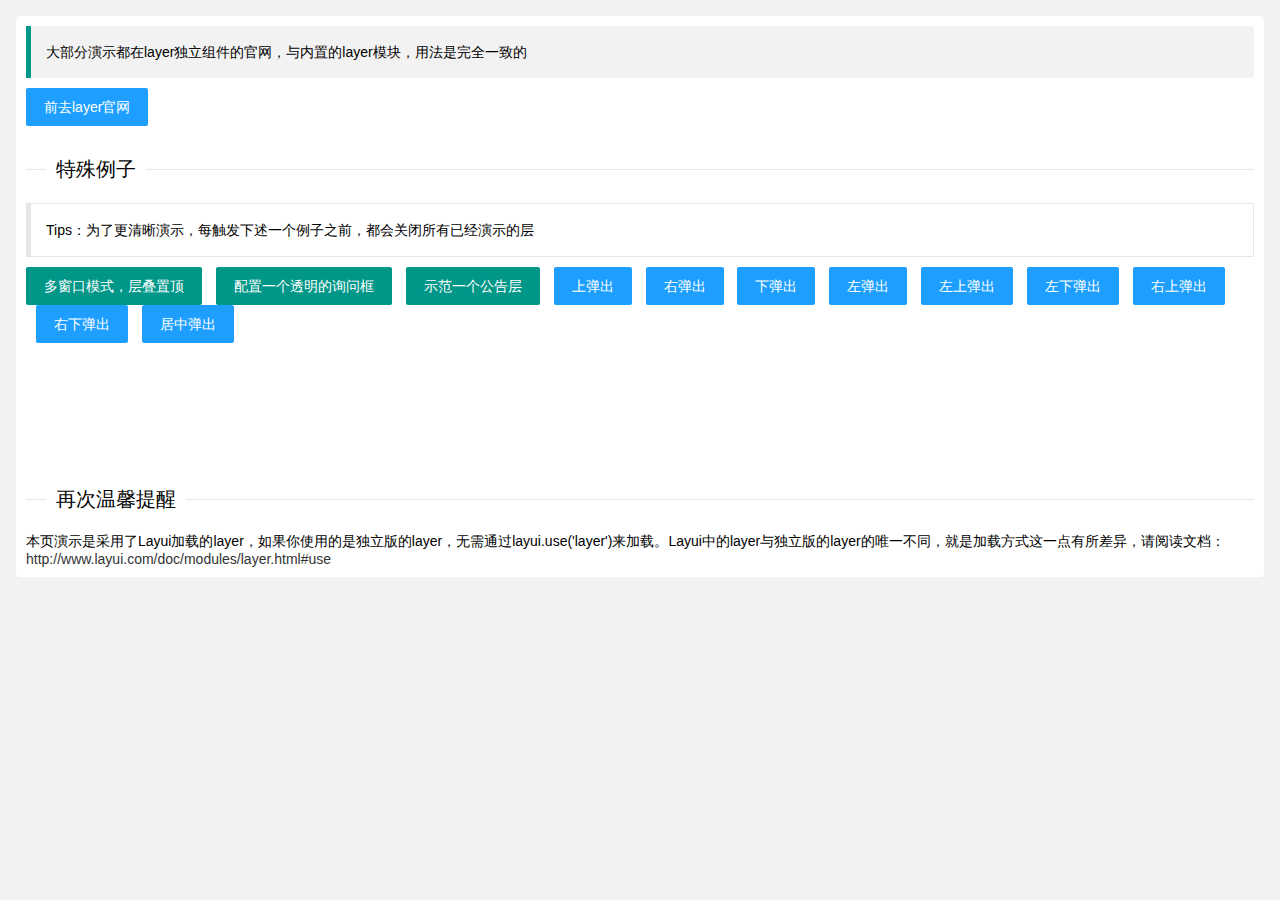
<file: page/layer.html>
<!DOCTYPE html>
<html>
<head>
    <meta charset="utf-8">
    <title>layui</title>
    <meta name="renderer" content="webkit">
    <meta http-equiv="X-UA-Compatible" content="IE=edge,chrome=1">
    <meta name="viewport" content="width=device-width, initial-scale=1, maximum-scale=1">
    <link rel="stylesheet" href="../lib/layui-v2.5.5/css/layui.css" media="all">
    <link rel="stylesheet" href="../css/public.css" media="all">
</head>
<body>
<div class="layuimini-container">
    <div class="layuimini-main">
        <blockquote class="layui-elem-quote">
            大部分演示都在layer独立组件的官网，与内置的layer模块，用法是完全一致的
        </blockquote>
        <a class="layui-btn layui-btn-normal" href="http://layer.layui.com/" target="_blank">前去layer官网</a>

        <fieldset class="layui-elem-field layui-field-title site-demo-button" style="margin-top: 30px;">
            <legend>特殊例子</legend>
        </fieldset>

        <div class="site-demo-button" id="layerDemo" style="margin-bottom: 0;">
            <blockquote class="layui-elem-quote layui-quote-nm">
                Tips：为了更清晰演示，每触发下述一个例子之前，都会关闭所有已经演示的层
            </blockquote>
            <button data-method="setTop" class="layui-btn">多窗口模式，层叠置顶</button>
            <button data-method="confirmTrans" class="layui-btn">配置一个透明的询问框</button>
            <button data-method="notice" class="layui-btn">示范一个公告层</button>
            <button data-method="offset" data-type="t" class="layui-btn layui-btn-normal">上弹出</button>
            <button data-method="offset" data-type="r" class="layui-btn layui-btn-normal">右弹出</button>
            <button data-method="offset" data-type="b" class="layui-btn layui-btn-normal">下弹出</button>
            <button data-method="offset" data-type="l" class="layui-btn layui-btn-normal">左弹出</button>
            <button data-method="offset" data-type="lt" class="layui-btn layui-btn-normal">左上弹出</button>
            <button data-method="offset" data-type="lb" class="layui-btn layui-btn-normal">左下弹出</button>
            <button data-method="offset" data-type="rt" class="layui-btn layui-btn-normal">右上弹出</button>
            <button data-method="offset" data-type="rb" class="layui-btn layui-btn-normal">右下弹出</button>
            <button data-method="offset" data-type="auto" class="layui-btn layui-btn-normal">居中弹出</button>
        </div>

        <!-- 示例-970 -->
        <ins class="adsbygoogle" style="display:inline-block;width:970px;height:90px" data-ad-client="ca-pub-6111334333458862" data-ad-slot="3820120620"></ins>

        <fieldset class="layui-elem-field layui-field-title" style="margin-top: 50px;">
            <legend>再次温馨提醒</legend>
        </fieldset>
        <p class="site-demo-text">本页演示是采用了Layui加载的layer，如果你使用的是独立版的layer，无需通过layui.use('layer')来加载。Layui中的layer与独立版的layer的唯一不同，就是加载方式这一点有所差异，请阅读文档：<a href="http://www.layui.com/doc/modules/layer.html#use" target="_blank">http://www.layui.com/doc/modules/layer.html#use</a></p>
    </div>
</div>
<script src="../lib/layui-v2.5.5/layui.js" charset="utf-8"></script>
<!-- 注意：如果你直接复制所有代码到本地，上述js路径需要改成你本地的 -->
<script>
    layui.use('layer', function () { //独立版的layer无需执行这一句
        var $ = layui.jquery, layer = layui.layer; //独立版的layer无需执行这一句

        //触发事件
        var active = {
            setTop: function () {
                var that = this;
                //多窗口模式，层叠置顶
                layer.open({
                    type: 2 //此处以iframe举例
                    , title: '当你选择该窗体时，即会在最顶端'
                    , area: ['390px', '260px']
                    , shade: 0
                    , maxmin: true
                    , offset: [ //为了演示，随机坐标
                        Math.random() * ($(window).height() - 300)
                        , Math.random() * ($(window).width() - 390)
                    ]
                    , content: '//layer.layui.com/test/settop.html'
                    , btn: ['继续弹出', '全部关闭'] //只是为了演示
                    , yes: function () {
                        $(that).click();
                    }
                    , btn2: function () {
                        layer.closeAll();
                    }

                    , zIndex: layer.zIndex //重点1
                    , success: function (layero) {
                        layer.setTop(layero); //重点2
                    }
                });
            }
            , confirmTrans: function () {
                //配置一个透明的询问框
                layer.msg('大部分参数都是可以公用的<br>合理搭配，展示不一样的风格', {
                    time: 20000, //20s后自动关闭
                    btn: ['明白了', '知道了', '哦']
                });
            }
            , notice: function () {
                //示范一个公告层
                layer.open({
                    type: 1
                    , title: false //不显示标题栏
                    , closeBtn: false
                    , area: '300px;'
                    , shade: 0.8
                    , id: 'LAY_layuipro' //设定一个id，防止重复弹出
                    , btn: ['火速围观', '残忍拒绝']
                    , btnAlign: 'c'
                    , moveType: 1 //拖拽模式，0或者1
                    , content: '<div style="padding: 50px; line-height: 22px; background-color: #393D49; color: #fff; font-weight: 300;">你知道吗？亲！<br>layer ≠ layui<br><br>layer只是作为Layui的一个弹层模块，由于其用户基数较大，所以常常会有人以为layui是layerui<br><br>layer虽然已被 Layui 收编为内置的弹层模块，但仍然会作为一个独立组件全力维护、升级。<br><br>我们此后的征途是星辰大海 ^_^</div>'
                    , success: function (layero) {
                        var btn = layero.find('.layui-layer-btn');
                        btn.find('.layui-layer-btn0').attr({
                            href: 'http://www.layui.com/'
                            , target: '_blank'
                        });
                    }
                });
            }
            , offset: function (othis) {
                var type = othis.data('type')
                    , text = othis.text();

                layer.open({
                    type: 1
                    , offset: type //具体配置参考：http://www.layui.com/doc/modules/layer.html#offset
                    , id: 'layerDemo' + type //防止重复弹出
                    , content: '<div style="padding: 20px 100px;">' + text + '</div>'
                    , btn: '关闭全部'
                    , btnAlign: 'c' //按钮居中
                    , shade: 0 //不显示遮罩
                    , yes: function () {
                        layer.closeAll();
                    }
                });
            }
        };

        $('#layerDemo .layui-btn').on('click', function () {
            var othis = $(this), method = othis.data('method');
            active[method] ? active[method].call(this, othis) : '';
        });

    });
</script>

</body>
</html>
</file>
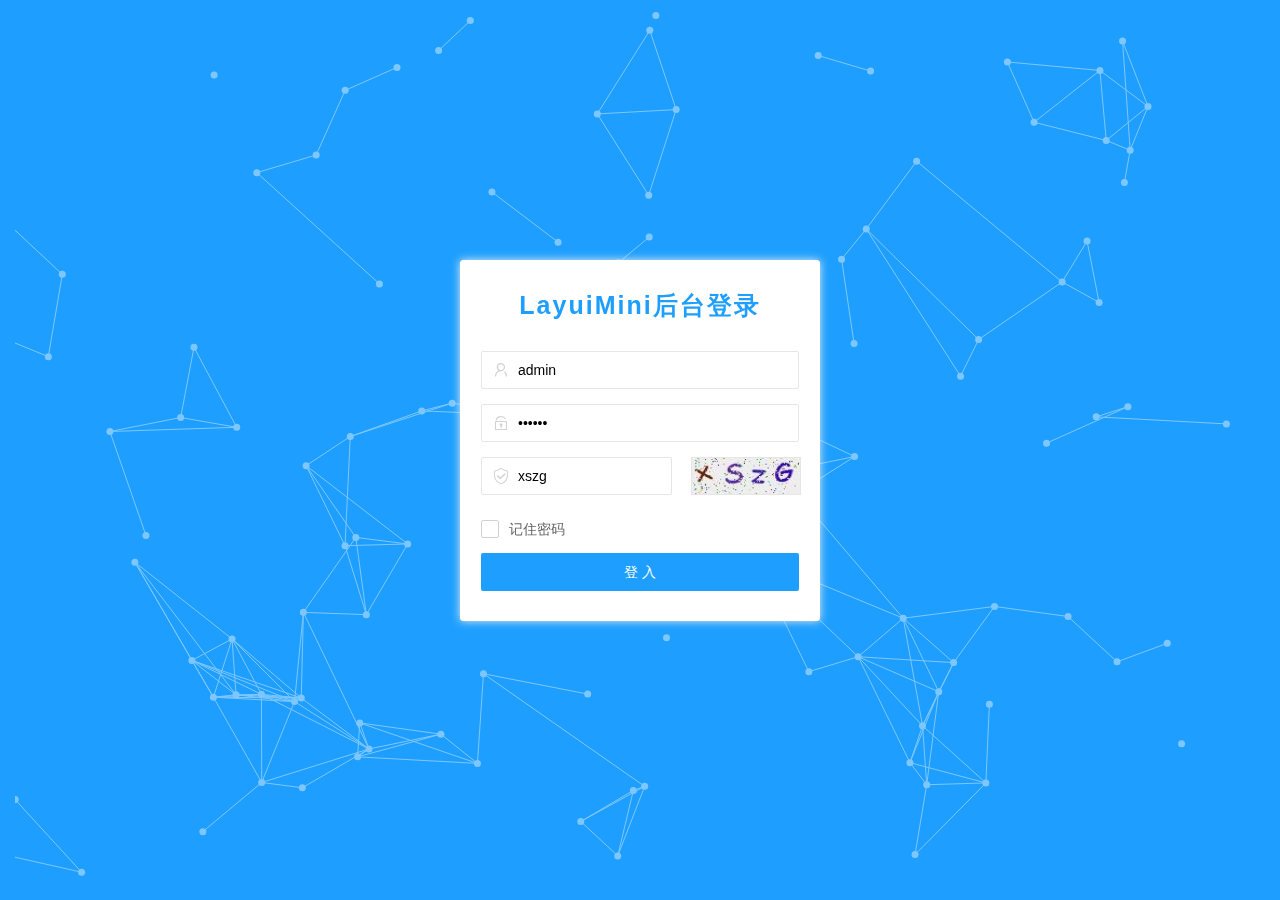
<file: page/login-1.html>
<!DOCTYPE html>
<html>
<head>
    <meta charset="UTF-8">
    <title>后台管理-登陆</title>
    <meta http-equiv="X-UA-Compatible" content="IE=edge,chrome=1">
    <meta http-equiv="Access-Control-Allow-Origin" content="*">
    <meta name="viewport" content="width=device-width, initial-scale=1, maximum-scale=1">
    <meta name="apple-mobile-web-app-status-bar-style" content="black">
    <meta name="apple-mobile-web-app-capable" content="yes">
    <meta name="format-detection" content="telephone=no">
    <link rel="stylesheet" href="../lib/layui-v2.5.5/css/layui.css" media="all">
    <!--[if lt IE 9]>
    <script src="https://cdn.staticfile.org/html5shiv/r29/html5.min.js"></script>
    <script src="https://cdn.staticfile.org/respond.js/1.4.2/respond.min.js"></script>
    <![endif]-->
    <style>
        html, body {width: 100%;height: 100%;overflow: hidden}
        body {background: #1E9FFF;}
        body:after {content:'';background-repeat:no-repeat;background-size:cover;-webkit-filter:blur(3px);-moz-filter:blur(3px);-o-filter:blur(3px);-ms-filter:blur(3px);filter:blur(3px);position:absolute;top:0;left:0;right:0;bottom:0;z-index:-1;}
        .layui-container {width: 100%;height: 100%;overflow: hidden}
        .admin-login-background {width:360px;height:300px;position:absolute;left:50%;top:40%;margin-left:-180px;margin-top:-100px;}
        .logo-title {text-align:center;letter-spacing:2px;padding:14px 0;}
        .logo-title h1 {color:#1E9FFF;font-size:25px;font-weight:bold;}
        .login-form {background-color:#fff;border:1px solid #fff;border-radius:3px;padding:14px 20px;box-shadow:0 0 8px #eeeeee;}
        .login-form .layui-form-item {position:relative;}
        .login-form .layui-form-item label {position:absolute;left:1px;top:1px;width:38px;line-height:36px;text-align:center;color:#d2d2d2;}
        .login-form .layui-form-item input {padding-left:36px;}
        .captcha {width:60%;display:inline-block;}
        .captcha-img {display:inline-block;width:34%;float:right;}
        .captcha-img img {height:34px;border:1px solid #e6e6e6;height:36px;width:100%;}
    </style>
</head>
<body>
<div class="layui-container">
    <div class="admin-login-background">
        <div class="layui-form login-form">
            <form class="layui-form" action="">
                <div class="layui-form-item logo-title">
                    <h1>LayuiMini后台登录</h1>
                </div>
                <div class="layui-form-item">
                    <label class="layui-icon layui-icon-username" for="username"></label>
                    <input type="text" name="username" lay-verify="required|account" placeholder="用户名或者邮箱" autocomplete="off" class="layui-input" value="admin">
                </div>
                <div class="layui-form-item">
                    <label class="layui-icon layui-icon-password" for="password"></label>
                    <input type="password" name="password" lay-verify="required|password" placeholder="密码" autocomplete="off" class="layui-input" value="123456">
                </div>
                <div class="layui-form-item">
                    <label class="layui-icon layui-icon-vercode" for="captcha"></label>
                    <input type="text" name="captcha" lay-verify="required|captcha" placeholder="图形验证码" autocomplete="off" class="layui-input verification captcha" value="xszg">
                    <div class="captcha-img">
                        <img id="captchaPic" src="../images/captcha.jpg">
                    </div>
                </div>
                <div class="layui-form-item">
                    <input type="checkbox" name="rememberMe" value="true" lay-skin="primary" title="记住密码">
                </div>
                <div class="layui-form-item">
                    <button class="layui-btn layui-btn layui-btn-normal layui-btn-fluid" lay-submit="" lay-filter="login">登 入</button>
                </div>
            </form>
        </div>
    </div>
</div>
<script src="../lib/jquery-3.4.1/jquery-3.4.1.min.js" charset="utf-8"></script>
<script src="../lib/layui-v2.5.5/layui.js" charset="utf-8"></script>
<script src="../lib/jq-module/jquery.particleground.min.js" charset="utf-8"></script>
<script>
    layui.use(['form'], function () {
        var form = layui.form,
            layer = layui.layer;

        // 登录过期的时候，跳出ifram框架
        if (top.location != self.location) top.location = self.location;

        // 粒子线条背景
        $(document).ready(function(){
            $('.layui-container').particleground({
                dotColor:'#7ec7fd',
                lineColor:'#7ec7fd'
            });
        });

        // 进行登录操作
        form.on('submit(login)', function (data) {
            data = data.field;
            if (data.username == '') {
                layer.msg('用户名不能为空');
                return false;
            }
            if (data.password == '') {
                layer.msg('密码不能为空');
                return false;
            }
            if (data.captcha == '') {
                layer.msg('验证码不能为空');
                return false;
            }
            layer.msg('登录成功', function () {
                window.location = '../index.html';
            });
            return false;
        });
    });
</script>
</body>
</html>
</file>
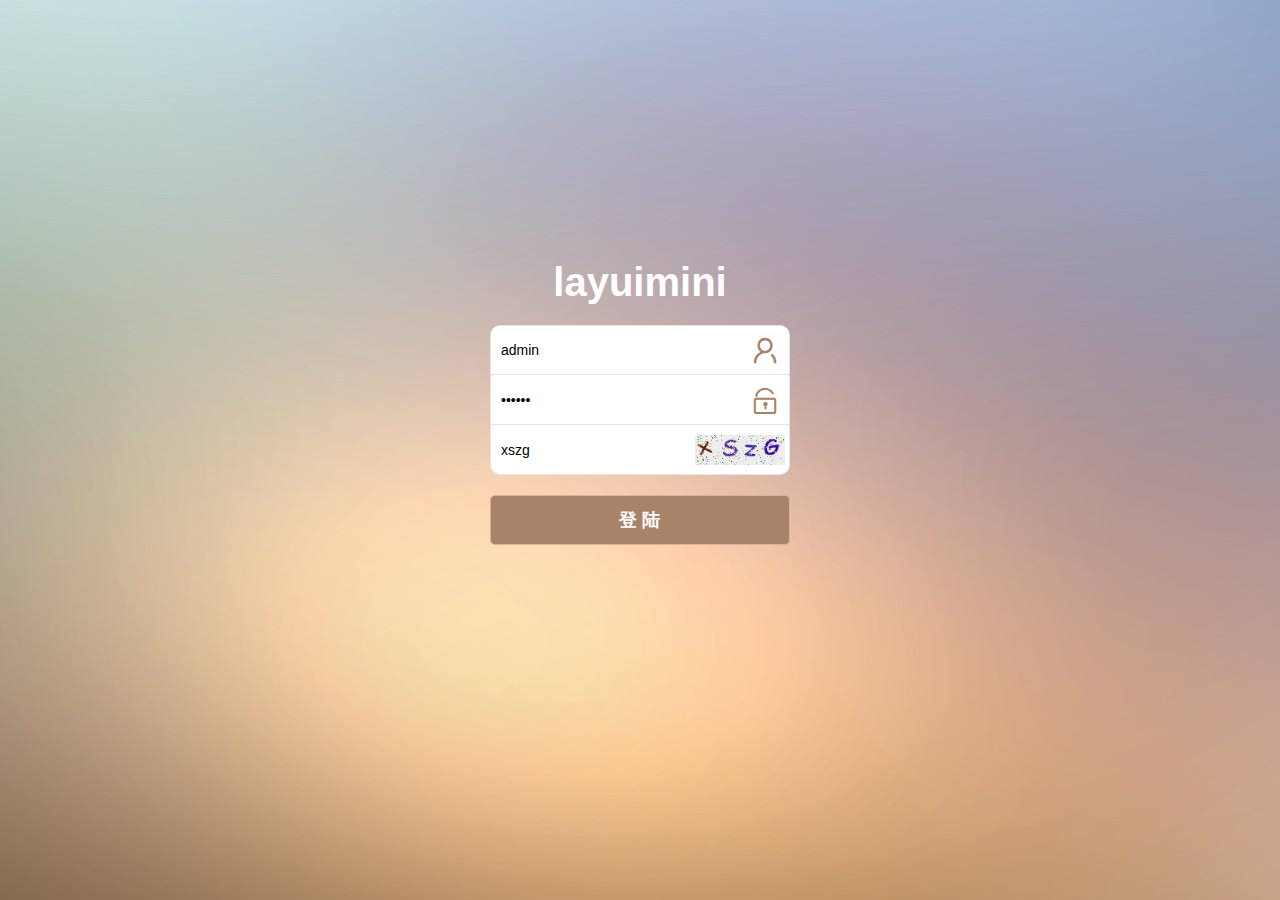
<file: page/login-2.html>
<!DOCTYPE html>
<html>
<head>
    <meta charset="UTF-8">
    <title>后台管理-登陆</title>
    <meta http-equiv="X-UA-Compatible" content="IE=edge,chrome=1">
    <meta http-equiv="Access-Control-Allow-Origin" content="*">
    <meta name="viewport" content="width=device-width, initial-scale=1, maximum-scale=1">
    <meta name="apple-mobile-web-app-status-bar-style" content="black">
    <meta name="apple-mobile-web-app-capable" content="yes">
    <meta name="format-detection" content="telephone=no">
    <link rel="stylesheet" href="../lib/layui-v2.5.5/css/layui.css" media="all">
    <!--[if lt IE 9]>
    <script src="https://cdn.staticfile.org/html5shiv/r29/html5.min.js"></script>
    <script src="https://cdn.staticfile.org/respond.js/1.4.2/respond.min.js"></script>
    <![endif]-->
    <style>
        body {background-image:url("../images/bg.jpg");height:100%;width:100%;}
        #container{height:100%;width:100%;}
        input:-webkit-autofill {-webkit-box-shadow:inset 0 0 0 1000px #fff;background-color:transparent;}
        .admin-login-background {width:300px;height:300px;position:absolute;left:50%;top:40%;margin-left:-150px;margin-top:-100px;}
        .admin-header {text-align:center;margin-bottom:20px;color:#ffffff;font-weight:bold;font-size:40px}
        .admin-input {border-top-style:none;border-right-style:solid;border-bottom-style:solid;border-left-style:solid;height:50px;width:300px;padding-bottom:0px;}
        .admin-input::-webkit-input-placeholder {color:#a78369}
        .layui-icon-username {color:#a78369 !important;}
        .layui-icon-username:hover {color:#9dadce !important;}
        .layui-icon-password {color:#a78369 !important;}
        .layui-icon-password:hover {color:#9dadce !important;}
        .admin-input-username {border-top-style:solid;border-radius:10px 10px 0 0;}
        .admin-input-verify {border-radius:0 0 10px 10px;}
        .admin-button {margin-top:20px;font-weight:bold;font-size:18px;width:300px;height:50px;border-radius:5px;background-color:#a78369;border:1px solid #d8b29f}
        .admin-icon {margin-left:260px;margin-top:10px;font-size:30px;}
        i {position:absolute;}
        .admin-captcha {position:absolute;margin-left:205px;margin-top:-40px;}
    </style>
</head>
<body>
<div id="container">
    <div></div>
    <div class="admin-login-background">
        <div class="admin-header">
            <span>layuimini</span>
        </div>
        <form class="layui-form" action="">
            <div>
                <i class="layui-icon layui-icon-username admin-icon"></i>
                <input type="text" name="username" placeholder="请输入用户名" autocomplete="off" class="layui-input admin-input admin-input-username" value="admin">
            </div>
            <div>
                <i class="layui-icon layui-icon-password admin-icon"></i>
                <input type="password" name="password" placeholder="请输入密码" autocomplete="off" class="layui-input admin-input" value="123456">
            </div>
            <div>
                <input type="text" name="captcha" placeholder="请输入验证码" autocomplete="off" class="layui-input admin-input admin-input-verify" value="xszg">
                <img class="admin-captcha" width="90" height="30" src="../images/captcha.jpg">
            </div>
            <button class="layui-btn admin-button" lay-submit="" lay-filter="login">登 陆</button>
        </form>
    </div>
</div>
<script src="../lib/layui-v2.5.5/layui.js" charset="utf-8"></script>
<script>
    layui.use(['form'], function () {
        var form = layui.form,
            layer = layui.layer;

        // 登录过期的时候，跳出ifram框架
        if (top.location != self.location) top.location = self.location;

        // 进行登录操作
        form.on('submit(login)', function (data) {
            data = data.field;
            if (data.username == '') {
                layer.msg('用户名不能为空');
                return false;
            }
            if (data.password == '') {
                layer.msg('密码不能为空');
                return false;
            }
            if (data.captcha == '') {
                layer.msg('验证码不能为空');
                return false;
            }
            layer.msg('登录成功', function () {
                window.location = '../index.html';
            });
            return false;
        });
    });
</script>
</body>
</html>
</file>
<file: lib/layui-v2.5.5/css/layui.css>
/** layui-v2.5.5 MIT License By https://www.layui.com */
 .layui-inline,img{display:inline-block;vertical-align:middle}h1,h2,h3,h4,h5,h6{font-weight:400}.layui-edge,.layui-header,.layui-inline,.layui-main{position:relative}.layui-body,.layui-edge,.layui-elip{overflow:hidden}.layui-btn,.layui-edge,.layui-inline,img{vertical-align:middle}.layui-btn,.layui-disabled,.layui-icon,.layui-unselect{-moz-user-select:none;-webkit-user-select:none;-ms-user-select:none}.layui-elip,.layui-form-checkbox span,.layui-form-pane .layui-form-label{text-overflow:ellipsis;white-space:nowrap}.layui-breadcrumb,.layui-tree-btnGroup{visibility:hidden}blockquote,body,button,dd,div,dl,dt,form,h1,h2,h3,h4,h5,h6,input,li,ol,p,pre,td,textarea,th,ul{margin:0;padding:0;-webkit-tap-highlight-color:rgba(0,0,0,0)}a:active,a:hover{outline:0}img{border:none}li{list-style:none}table{border-collapse:collapse;border-spacing:0}h4,h5,h6{font-size:100%}button,input,optgroup,option,select,textarea{font-family:inherit;font-size:inherit;font-style:inherit;font-weight:inherit;outline:0}pre{white-space:pre-wrap;white-space:-moz-pre-wrap;white-space:-pre-wrap;white-space:-o-pre-wrap;word-wrap:break-word}body{line-height:24px;font:14px Helvetica Neue,Helvetica,PingFang SC,Tahoma,Arial,sans-serif}hr{height:1px;margin:10px 0;border:0;clear:both}a{color:#333;text-decoration:none}a:hover{color:#777}a cite{font-style:normal;*cursor:pointer}.layui-border-box,.layui-border-box *{box-sizing:border-box}.layui-box,.layui-box *{box-sizing:content-box}.layui-clear{clear:both;*zoom:1}.layui-clear:after{content:'\20';clear:both;*zoom:1;display:block;height:0}.layui-inline{*display:inline;*zoom:1}.layui-edge{display:inline-block;width:0;height:0;border-width:6px;border-style:dashed;border-color:transparent}.layui-edge-top{top:-4px;border-bottom-color:#999;border-bottom-style:solid}.layui-edge-right{border-left-color:#999;border-left-style:solid}.layui-edge-bottom{top:2px;border-top-color:#999;border-top-style:solid}.layui-edge-left{border-right-color:#999;border-right-style:solid}.layui-disabled,.layui-disabled:hover{color:#d2d2d2!important;cursor:not-allowed!important}.layui-circle{border-radius:100%}.layui-show{display:block!important}.layui-hide{display:none!important}@font-face{font-family:layui-icon;src:url(../font/iconfont.eot?v=250);src:url(../font/iconfont.eot?v=250#iefix) format('embedded-opentype'),url(../font/iconfont.woff2?v=250) format('woff2'),url(../font/iconfont.woff?v=250) format('woff'),url(../font/iconfont.ttf?v=250) format('truetype'),url(../font/iconfont.svg?v=250#layui-icon) format('svg')}.layui-icon{font-family:layui-icon!important;font-size:16px;font-style:normal;-webkit-font-smoothing:antialiased;-moz-osx-font-smoothing:grayscale}.layui-icon-reply-fill:before{content:"\e611"}.layui-icon-set-fill:before{content:"\e614"}.layui-icon-menu-fill:before{content:"\e60f"}.layui-icon-search:before{content:"\e615"}.layui-icon-share:before{content:"\e641"}.layui-icon-set-sm:before{content:"\e620"}.layui-icon-engine:before{content:"\e628"}.layui-icon-close:before{content:"\1006"}.layui-icon-close-fill:before{content:"\1007"}.layui-icon-chart-screen:before{content:"\e629"}.layui-icon-star:before{content:"\e600"}.layui-icon-circle-dot:before{content:"\e617"}.layui-icon-chat:before{content:"\e606"}.layui-icon-release:before{content:"\e609"}.layui-icon-list:before{content:"\e60a"}.layui-icon-chart:before{content:"\e62c"}.layui-icon-ok-circle:before{content:"\1005"}.layui-icon-layim-theme:before{content:"\e61b"}.layui-icon-table:before{content:"\e62d"}.layui-icon-right:before{content:"\e602"}.layui-icon-left:before{content:"\e603"}.layui-icon-cart-simple:before{content:"\e698"}.layui-icon-face-cry:before{content:"\e69c"}.layui-icon-face-smile:before{content:"\e6af"}.layui-icon-survey:before{content:"\e6b2"}.layui-icon-tree:before{content:"\e62e"}.layui-icon-upload-circle:before{content:"\e62f"}.layui-icon-add-circle:before{content:"\e61f"}.layui-icon-download-circle:before{content:"\e601"}.layui-icon-templeate-1:before{content:"\e630"}.layui-icon-util:before{content:"\e631"}.layui-icon-face-surprised:before{content:"\e664"}.layui-icon-edit:before{content:"\e642"}.layui-icon-speaker:before{content:"\e645"}.layui-icon-down:before{content:"\e61a"}.layui-icon-file:before{content:"\e621"}.layui-icon-layouts:before{content:"\e632"}.layui-icon-rate-half:before{content:"\e6c9"}.layui-icon-add-circle-fine:before{content:"\e608"}.layui-icon-prev-circle:before{content:"\e633"}.layui-icon-read:before{content:"\e705"}.layui-icon-404:before{content:"\e61c"}.layui-icon-carousel:before{content:"\e634"}.layui-icon-help:before{content:"\e607"}.layui-icon-code-circle:before{content:"\e635"}.layui-icon-water:before{content:"\e636"}.layui-icon-username:before{content:"\e66f"}.layui-icon-find-fill:before{content:"\e670"}.layui-icon-about:before{content:"\e60b"}.layui-icon-location:before{content:"\e715"}.layui-icon-up:before{content:"\e619"}.layui-icon-pause:before{content:"\e651"}.layui-icon-date:before{content:"\e637"}.layui-icon-layim-uploadfile:before{content:"\e61d"}.layui-icon-delete:before{content:"\e640"}.layui-icon-play:before{content:"\e652"}.layui-icon-top:before{content:"\e604"}.layui-icon-friends:before{content:"\e612"}.layui-icon-refresh-3:before{content:"\e9aa"}.layui-icon-ok:before{content:"\e605"}.layui-icon-layer:before{content:"\e638"}.layui-icon-face-smile-fine:before{content:"\e60c"}.layui-icon-dollar:before{content:"\e659"}.layui-icon-group:before{content:"\e613"}.layui-icon-layim-download:before{content:"\e61e"}.layui-icon-picture-fine:before{content:"\e60d"}.layui-icon-link:before{content:"\e64c"}.layui-icon-diamond:before{content:"\e735"}.layui-icon-log:before{content:"\e60e"}.layui-icon-rate-solid:before{content:"\e67a"}.layui-icon-fonts-del:before{content:"\e64f"}.layui-icon-unlink:before{content:"\e64d"}.layui-icon-fonts-clear:before{content:"\e639"}.layui-icon-triangle-r:before{content:"\e623"}.layui-icon-circle:before{content:"\e63f"}.layui-icon-radio:before{content:"\e643"}.layui-icon-align-center:before{content:"\e647"}.layui-icon-align-right:before{content:"\e648"}.layui-icon-align-left:before{content:"\e649"}.layui-icon-loading-1:before{content:"\e63e"}.layui-icon-return:before{content:"\e65c"}.layui-icon-fonts-strong:before{content:"\e62b"}.layui-icon-upload:before{content:"\e67c"}.layui-icon-dialogue:before{content:"\e63a"}.layui-icon-video:before{content:"\e6ed"}.layui-icon-headset:before{content:"\e6fc"}.layui-icon-cellphone-fine:before{content:"\e63b"}.layui-icon-add-1:before{content:"\e654"}.layui-icon-face-smile-b:before{content:"\e650"}.layui-icon-fonts-html:before{content:"\e64b"}.layui-icon-form:before{content:"\e63c"}.layui-icon-cart:before{content:"\e657"}.layui-icon-camera-fill:before{content:"\e65d"}.layui-icon-tabs:before{content:"\e62a"}.layui-icon-fonts-code:before{content:"\e64e"}.layui-icon-fire:before{content:"\e756"}.layui-icon-set:before{content:"\e716"}.layui-icon-fonts-u:before{content:"\e646"}.layui-icon-triangle-d:before{content:"\e625"}.layui-icon-tips:before{content:"\e702"}.layui-icon-picture:before{content:"\e64a"}.layui-icon-more-vertical:before{content:"\e671"}.layui-icon-flag:before{content:"\e66c"}.layui-icon-loading:before{content:"\e63d"}.layui-icon-fonts-i:before{content:"\e644"}.layui-icon-refresh-1:before{content:"\e666"}.layui-icon-rmb:before{content:"\e65e"}.layui-icon-home:before{content:"\e68e"}.layui-icon-user:before{content:"\e770"}.layui-icon-notice:before{content:"\e667"}.layui-icon-login-weibo:before{content:"\e675"}.layui-icon-voice:before{content:"\e688"}.layui-icon-upload-drag:before{content:"\e681"}.layui-icon-login-qq:before{content:"\e676"}.layui-icon-snowflake:before{content:"\e6b1"}.layui-icon-file-b:before{content:"\e655"}.layui-icon-template:before{content:"\e663"}.layui-icon-auz:before{content:"\e672"}.layui-icon-console:before{content:"\e665"}.layui-icon-app:before{content:"\e653"}.layui-icon-prev:before{content:"\e65a"}.layui-icon-website:before{content:"\e7ae"}.layui-icon-next:before{content:"\e65b"}.layui-icon-component:before{content:"\e857"}.layui-icon-more:before{content:"\e65f"}.layui-icon-login-wechat:before{content:"\e677"}.layui-icon-shrink-right:before{content:"\e668"}.layui-icon-spread-left:before{content:"\e66b"}.layui-icon-camera:before{content:"\e660"}.layui-icon-note:before{content:"\e66e"}.layui-icon-refresh:before{content:"\e669"}.layui-icon-female:before{content:"\e661"}.layui-icon-male:before{content:"\e662"}.layui-icon-password:before{content:"\e673"}.layui-icon-senior:before{content:"\e674"}.layui-icon-theme:before{content:"\e66a"}.layui-icon-tread:before{content:"\e6c5"}.layui-icon-praise:before{content:"\e6c6"}.layui-icon-star-fill:before{content:"\e658"}.layui-icon-rate:before{content:"\e67b"}.layui-icon-template-1:before{content:"\e656"}.layui-icon-vercode:before{content:"\e679"}.layui-icon-cellphone:before{content:"\e678"}.layui-icon-screen-full:before{content:"\e622"}.layui-icon-screen-restore:before{content:"\e758"}.layui-icon-cols:before{content:"\e610"}.layui-icon-export:before{content:"\e67d"}.layui-icon-print:before{content:"\e66d"}.layui-icon-slider:before{content:"\e714"}.layui-icon-addition:before{content:"\e624"}.layui-icon-subtraction:before{content:"\e67e"}.layui-icon-service:before{content:"\e626"}.layui-icon-transfer:before{content:"\e691"}.layui-main{width:1140px;margin:0 auto}.layui-header{z-index:1000;height:60px}.layui-header a:hover{transition:all .5s;-webkit-transition:all .5s}.layui-side{position:fixed;left:0;top:0;bottom:0;z-index:999;width:200px;overflow-x:hidden}.layui-side-scroll{position:relative;width:220px;height:100%;overflow-x:hidden}.layui-body{position:absolute;left:200px;right:0;top:0;bottom:0;z-index:998;width:auto;overflow-y:auto;box-sizing:border-box}.layui-layout-body{overflow:hidden}.layui-layout-admin .layui-header{background-color:#23262E}.layui-layout-admin .layui-side{top:60px;width:200px;overflow-x:hidden}.layui-layout-admin .layui-body{position:fixed;top:60px;bottom:44px}.layui-layout-admin .layui-main{width:auto;margin:0 15px}.layui-layout-admin .layui-footer{position:fixed;left:200px;right:0;bottom:0;height:44px;line-height:44px;padding:0 15px;background-color:#eee}.layui-layout-admin .layui-logo{position:absolute;left:0;top:0;width:200px;height:100%;line-height:60px;text-align:center;color:#009688;font-size:16px}.layui-layout-admin .layui-header .layui-nav{background:0 0}.layui-layout-left{position:absolute!important;left:200px;top:0}.layui-layout-right{position:absolute!important;right:0;top:0}.layui-container{position:relative;margin:0 auto;padding:0 15px;box-sizing:border-box}.layui-fluid{position:relative;margin:0 auto;padding:0 15px}.layui-row:after,.layui-row:before{content:'';display:block;clear:both}.layui-col-lg1,.layui-col-lg10,.layui-col-lg11,.layui-col-lg12,.layui-col-lg2,.layui-col-lg3,.layui-col-lg4,.layui-col-lg5,.layui-col-lg6,.layui-col-lg7,.layui-col-lg8,.layui-col-lg9,.layui-col-md1,.layui-col-md10,.layui-col-md11,.layui-col-md12,.layui-col-md2,.layui-col-md3,.layui-col-md4,.layui-col-md5,.layui-col-md6,.layui-col-md7,.layui-col-md8,.layui-col-md9,.layui-col-sm1,.layui-col-sm10,.layui-col-sm11,.layui-col-sm12,.layui-col-sm2,.layui-col-sm3,.layui-col-sm4,.layui-col-sm5,.layui-col-sm6,.layui-col-sm7,.layui-col-sm8,.layui-col-sm9,.layui-col-xs1,.layui-col-xs10,.layui-col-xs11,.layui-col-xs12,.layui-col-xs2,.layui-col-xs3,.layui-col-xs4,.layui-col-xs5,.layui-col-xs6,.layui-col-xs7,.layui-col-xs8,.layui-col-xs9{position:relative;display:block;box-sizing:border-box}.layui-col-xs1,.layui-col-xs10,.layui-col-xs11,.layui-col-xs12,.layui-col-xs2,.layui-col-xs3,.layui-col-xs4,.layui-col-xs5,.layui-col-xs6,.layui-col-xs7,.layui-col-xs8,.layui-col-xs9{float:left}.layui-col-xs1{width:8.33333333%}.layui-col-xs2{width:16.66666667%}.layui-col-xs3{width:25%}.layui-col-xs4{width:33.33333333%}.layui-col-xs5{width:41.66666667%}.layui-col-xs6{width:50%}.layui-col-xs7{width:58.33333333%}.layui-col-xs8{width:66.66666667%}.layui-col-xs9{width:75%}.layui-col-xs10{width:83.33333333%}.layui-col-xs11{width:91.66666667%}.layui-col-xs12{width:100%}.layui-col-xs-offset1{margin-left:8.33333333%}.layui-col-xs-offset2{margin-left:16.66666667%}.layui-col-xs-offset3{margin-left:25%}.layui-col-xs-offset4{margin-left:33.33333333%}.layui-col-xs-offset5{margin-left:41.66666667%}.layui-col-xs-offset6{margin-left:50%}.layui-col-xs-offset7{margin-left:58.33333333%}.layui-col-xs-offset8{margin-left:66.66666667%}.layui-col-xs-offset9{margin-left:75%}.layui-col-xs-offset10{margin-left:83.33333333%}.layui-col-xs-offset11{margin-left:91.66666667%}.layui-col-xs-offset12{margin-left:100%}@media screen and (max-width:768px){.layui-hide-xs{display:none!important}.layui-show-xs-block{display:block!important}.layui-show-xs-inline{display:inline!important}.layui-show-xs-inline-block{display:inline-block!important}}@media screen and (min-width:768px){.layui-container{width:750px}.layui-hide-sm{display:none!important}.layui-show-sm-block{display:block!important}.layui-show-sm-inline{display:inline!important}.layui-show-sm-inline-block{display:inline-block!important}.layui-col-sm1,.layui-col-sm10,.layui-col-sm11,.layui-col-sm12,.layui-col-sm2,.layui-col-sm3,.layui-col-sm4,.layui-col-sm5,.layui-col-sm6,.layui-col-sm7,.layui-col-sm8,.layui-col-sm9{float:left}.layui-col-sm1{width:8.33333333%}.layui-col-sm2{width:16.66666667%}.layui-col-sm3{width:25%}.layui-col-sm4{width:33.33333333%}.layui-col-sm5{width:41.66666667%}.layui-col-sm6{width:50%}.layui-col-sm7{width:58.33333333%}.layui-col-sm8{width:66.66666667%}.layui-col-sm9{width:75%}.layui-col-sm10{width:83.33333333%}.layui-col-sm11{width:91.66666667%}.layui-col-sm12{width:100%}.layui-col-sm-offset1{margin-left:8.33333333%}.layui-col-sm-offset2{margin-left:16.66666667%}.layui-col-sm-offset3{margin-left:25%}.layui-col-sm-offset4{margin-left:33.33333333%}.layui-col-sm-offset5{margin-left:41.66666667%}.layui-col-sm-offset6{margin-left:50%}.layui-col-sm-offset7{margin-left:58.33333333%}.layui-col-sm-offset8{margin-left:66.66666667%}.layui-col-sm-offset9{margin-left:75%}.layui-col-sm-offset10{margin-left:83.33333333%}.layui-col-sm-offset11{margin-left:91.66666667%}.layui-col-sm-offset12{margin-left:100%}}@media screen and (min-width:992px){.layui-container{width:970px}.layui-hide-md{display:none!important}.layui-show-md-block{display:block!important}.layui-show-md-inline{display:inline!important}.layui-show-md-inline-block{display:inline-block!important}.layui-col-md1,.layui-col-md10,.layui-col-md11,.layui-col-md12,.layui-col-md2,.layui-col-md3,.layui-col-md4,.layui-col-md5,.layui-col-md6,.layui-col-md7,.layui-col-md8,.layui-col-md9{float:left}.layui-col-md1{width:8.33333333%}.layui-col-md2{width:16.66666667%}.layui-col-md3{width:25%}.layui-col-md4{width:33.33333333%}.layui-col-md5{width:41.66666667%}.layui-col-md6{width:50%}.layui-col-md7{width:58.33333333%}.layui-col-md8{width:66.66666667%}.layui-col-md9{width:75%}.layui-col-md10{width:83.33333333%}.layui-col-md11{width:91.66666667%}.layui-col-md12{width:100%}.layui-col-md-offset1{margin-left:8.33333333%}.layui-col-md-offset2{margin-left:16.66666667%}.layui-col-md-offset3{margin-left:25%}.layui-col-md-offset4{margin-left:33.33333333%}.layui-col-md-offset5{margin-left:41.66666667%}.layui-col-md-offset6{margin-left:50%}.layui-col-md-offset7{margin-left:58.33333333%}.layui-col-md-offset8{margin-left:66.66666667%}.layui-col-md-offset9{margin-left:75%}.layui-col-md-offset10{margin-left:83.33333333%}.layui-col-md-offset11{margin-left:91.66666667%}.layui-col-md-offset12{margin-left:100%}}@media screen and (min-width:1200px){.layui-container{width:1170px}.layui-hide-lg{display:none!important}.layui-show-lg-block{display:block!important}.layui-show-lg-inline{display:inline!important}.layui-show-lg-inline-block{display:inline-block!important}.layui-col-lg1,.layui-col-lg10,.layui-col-lg11,.layui-col-lg12,.layui-col-lg2,.layui-col-lg3,.layui-col-lg4,.layui-col-lg5,.layui-col-lg6,.layui-col-lg7,.layui-col-lg8,.layui-col-lg9{float:left}.layui-col-lg1{width:8.33333333%}.layui-col-lg2{width:16.66666667%}.layui-col-lg3{width:25%}.layui-col-lg4{width:33.33333333%}.layui-col-lg5{width:41.66666667%}.layui-col-lg6{width:50%}.layui-col-lg7{width:58.33333333%}.layui-col-lg8{width:66.66666667%}.layui-col-lg9{width:75%}.layui-col-lg10{width:83.33333333%}.layui-col-lg11{width:91.66666667%}.layui-col-lg12{width:100%}.layui-col-lg-offset1{margin-left:8.33333333%}.layui-col-lg-offset2{margin-left:16.66666667%}.layui-col-lg-offset3{margin-left:25%}.layui-col-lg-offset4{margin-left:33.33333333%}.layui-col-lg-offset5{margin-left:41.66666667%}.layui-col-lg-offset6{margin-left:50%}.layui-col-lg-offset7{margin-left:58.33333333%}.layui-col-lg-offset8{margin-left:66.66666667%}.layui-col-lg-offset9{margin-left:75%}.layui-col-lg-offset10{margin-left:83.33333333%}.layui-col-lg-offset11{margin-left:91.66666667%}.layui-col-lg-offset12{margin-left:100%}}.layui-col-space1{margin:-.5px}.layui-col-space1>*{padding:.5px}.layui-col-space3{margin:-1.5px}.layui-col-space3>*{padding:1.5px}.layui-col-space5{margin:-2.5px}.layui-col-space5>*{padding:2.5px}.layui-col-space8{margin:-3.5px}.layui-col-space8>*{padding:3.5px}.layui-col-space10{margin:-5px}.layui-col-space10>*{padding:5px}.layui-col-space12{margin:-6px}.layui-col-space12>*{padding:6px}.layui-col-space15{margin:-7.5px}.layui-col-space15>*{padding:7.5px}.layui-col-space18{margin:-9px}.layui-col-space18>*{padding:9px}.layui-col-space20{margin:-10px}.layui-col-space20>*{padding:10px}.layui-col-space22{margin:-11px}.layui-col-space22>*{padding:11px}.layui-col-space25{margin:-12.5px}.layui-col-space25>*{padding:12.5px}.layui-col-space30{margin:-15px}.layui-col-space30>*{padding:15px}.layui-btn,.layui-input,.layui-select,.layui-textarea,.layui-upload-button{outline:0;-webkit-appearance:none;transition:all .3s;-webkit-transition:all .3s;box-sizing:border-box}.layui-elem-quote{margin-bottom:10px;padding:15px;line-height:22px;border-left:5px solid #009688;border-radius:0 2px 2px 0;background-color:#f2f2f2}.layui-quote-nm{border-style:solid;border-width:1px 1px 1px 5px;background:0 0}.layui-elem-field{margin-bottom:10px;padding:0;border-width:1px;border-style:solid}.layui-elem-field legend{margin-left:20px;padding:0 10px;font-size:20px;font-weight:300}.layui-field-title{margin:10px 0 20px;border-width:1px 0 0}.layui-field-box{padding:10px 15px}.layui-field-title .layui-field-box{padding:10px 0}.layui-progress{position:relative;height:6px;border-radius:20px;background-color:#e2e2e2}.layui-progress-bar{position:absolute;left:0;top:0;width:0;max-width:100%;height:6px;border-radius:20px;text-align:right;background-color:#5FB878;transition:all .3s;-webkit-transition:all .3s}.layui-progress-big,.layui-progress-big .layui-progress-bar{height:18px;line-height:18px}.layui-progress-text{position:relative;top:-20px;line-height:18px;font-size:12px;color:#666}.layui-progress-big .layui-progress-text{position:static;padding:0 10px;color:#fff}.layui-collapse{border-width:1px;border-style:solid;border-radius:2px}.layui-colla-content,.layui-colla-item{border-top-width:1px;border-top-style:solid}.layui-colla-item:first-child{border-top:none}.layui-colla-title{position:relative;height:42px;line-height:42px;padding:0 15px 0 35px;color:#333;background-color:#f2f2f2;cursor:pointer;font-size:14px;overflow:hidden}.layui-colla-content{display:none;padding:10px 15px;line-height:22px;color:#666}.layui-colla-icon{position:absolute;left:15px;top:0;font-size:14px}.layui-card{margin-bottom:15px;border-radius:2px;background-color:#fff;box-shadow:0 1px 2px 0 rgba(0,0,0,.05)}.layui-card:last-child{margin-bottom:0}.layui-card-header{position:relative;height:42px;line-height:42px;padding:0 15px;border-bottom:1px solid #f6f6f6;color:#333;border-radius:2px 2px 0 0;font-size:14px}.layui-bg-black,.layui-bg-blue,.layui-bg-cyan,.layui-bg-green,.layui-bg-orange,.layui-bg-red{color:#fff!important}.layui-card-body{position:relative;padding:10px 15px;line-height:24px}.layui-card-body[pad15]{padding:15px}.layui-card-body[pad20]{padding:20px}.layui-card-body .layui-table{margin:5px 0}.layui-card .layui-tab{margin:0}.layui-panel-window{position:relative;padding:15px;border-radius:0;border-top:5px solid #E6E6E6;background-color:#fff}.layui-auxiliar-moving{position:fixed;left:0;right:0;top:0;bottom:0;width:100%;height:100%;background:0 0;z-index:9999999999}.layui-form-label,.layui-form-mid,.layui-form-select,.layui-input-block,.layui-input-inline,.layui-textarea{position:relative}.layui-bg-red{background-color:#FF5722!important}.layui-bg-orange{background-color:#FFB800!important}.layui-bg-green{background-color:#009688!important}.layui-bg-cyan{background-color:#2F4056!important}.layui-bg-blue{background-color:#1E9FFF!important}.layui-bg-black{background-color:#393D49!important}.layui-bg-gray{background-color:#eee!important;color:#666!important}.layui-badge-rim,.layui-colla-content,.layui-colla-item,.layui-collapse,.layui-elem-field,.layui-form-pane .layui-form-item[pane],.layui-form-pane .layui-form-label,.layui-input,.layui-layedit,.layui-layedit-tool,.layui-quote-nm,.layui-select,.layui-tab-bar,.layui-tab-card,.layui-tab-title,.layui-tab-title .layui-this:after,.layui-textarea{border-color:#e6e6e6}.layui-timeline-item:before,hr{background-color:#e6e6e6}.layui-text{line-height:22px;font-size:14px;color:#666}.layui-text h1,.layui-text h2,.layui-text h3{font-weight:500;color:#333}.layui-text h1{font-size:30px}.layui-text h2{font-size:24px}.layui-text h3{font-size:18px}.layui-text a:not(.layui-btn){color:#01AAED}.layui-text a:not(.layui-btn):hover{text-decoration:underline}.layui-text ul{padding:5px 0 5px 15px}.layui-text ul li{margin-top:5px;list-style-type:disc}.layui-text em,.layui-word-aux{color:#999!important;padding:0 5px!important}.layui-btn{display:inline-block;height:38px;line-height:38px;padding:0 18px;background-color:#009688;color:#fff;white-space:nowrap;text-align:center;font-size:14px;border:none;border-radius:2px;cursor:pointer}.layui-btn:hover{opacity:.8;filter:alpha(opacity=80);color:#fff}.layui-btn:active{opacity:1;filter:alpha(opacity=100)}.layui-btn+.layui-btn{margin-left:10px}.layui-btn-container{font-size:0}.layui-btn-container .layui-btn{margin-right:10px;margin-bottom:10px}.layui-btn-container .layui-btn+.layui-btn{margin-left:0}.layui-table .layui-btn-container .layui-btn{margin-bottom:9px}.layui-btn-radius{border-radius:100px}.layui-btn .layui-icon{margin-right:3px;font-size:18px;vertical-align:bottom;vertical-align:middle\9}.layui-btn-primary{border:1px solid #C9C9C9;background-color:#fff;color:#555}.layui-btn-primary:hover{border-color:#009688;color:#333}.layui-btn-normal{background-color:#1E9FFF}.layui-btn-warm{background-color:#FFB800}.layui-btn-danger{background-color:#FF5722}.layui-btn-checked{background-color:#5FB878}.layui-btn-disabled,.layui-btn-disabled:active,.layui-btn-disabled:hover{border:1px solid #e6e6e6;background-color:#FBFBFB;color:#C9C9C9;cursor:not-allowed;opacity:1}.layui-btn-lg{height:44px;line-height:44px;padding:0 25px;font-size:16px}.layui-btn-sm{height:30px;line-height:30px;padding:0 10px;font-size:12px}.layui-btn-sm i{font-size:16px!important}.layui-btn-xs{height:22px;line-height:22px;padding:0 5px;font-size:12px}.layui-btn-xs i{font-size:14px!important}.layui-btn-group{display:inline-block;vertical-align:middle;font-size:0}.layui-btn-group .layui-btn{margin-left:0!important;margin-right:0!important;border-left:1px solid rgba(255,255,255,.5);border-radius:0}.layui-btn-group .layui-btn-primary{border-left:none}.layui-btn-group .layui-btn-primary:hover{border-color:#C9C9C9;color:#009688}.layui-btn-group .layui-btn:first-child{border-left:none;border-radius:2px 0 0 2px}.layui-btn-group .layui-btn-primary:first-child{border-left:1px solid #c9c9c9}.layui-btn-group .layui-btn:last-child{border-radius:0 2px 2px 0}.layui-btn-group .layui-btn+.layui-btn{margin-left:0}.layui-btn-group+.layui-btn-group{margin-left:10px}.layui-btn-fluid{width:100%}.layui-input,.layui-select,.layui-textarea{height:38px;line-height:1.3;line-height:38px\9;border-width:1px;border-style:solid;background-color:#fff;border-radius:2px}.layui-input::-webkit-input-placeholder,.layui-select::-webkit-input-placeholder,.layui-textarea::-webkit-input-placeholder{line-height:1.3}.layui-input,.layui-textarea{display:block;width:100%;padding-left:10px}.layui-input:hover,.layui-textarea:hover{border-color:#D2D2D2!important}.layui-input:focus,.layui-textarea:focus{border-color:#C9C9C9!important}.layui-textarea{min-height:100px;height:auto;line-height:20px;padding:6px 10px;resize:vertical}.layui-select{padding:0 10px}.layui-form input[type=checkbox],.layui-form input[type=radio],.layui-form select{display:none}.layui-form [lay-ignore]{display:initial}.layui-form-item{margin-bottom:15px;clear:both;*zoom:1}.layui-form-item:after{content:'\20';clear:both;*zoom:1;display:block;height:0}.layui-form-label{float:left;display:block;padding:9px 15px;width:80px;font-weight:400;line-height:20px;text-align:right}.layui-form-label-col{display:block;float:none;padding:9px 0;line-height:20px;text-align:left}.layui-form-item .layui-inline{margin-bottom:5px;margin-right:10px}.layui-input-block{margin-left:110px;min-height:36px}.layui-input-inline{display:inline-block;vertical-align:middle}.layui-form-item .layui-input-inline{float:left;width:190px;margin-right:10px}.layui-form-text .layui-input-inline{width:auto}.layui-form-mid{float:left;display:block;padding:9px 0!important;line-height:20px;margin-right:10px}.layui-form-danger+.layui-form-select .layui-input,.layui-form-danger:focus{border-color:#FF5722!important}.layui-form-select .layui-input{padding-right:30px;cursor:pointer}.layui-form-select .layui-edge{position:absolute;right:10px;top:50%;margin-top:-3px;cursor:pointer;border-width:6px;border-top-color:#c2c2c2;border-top-style:solid;transition:all .3s;-webkit-transition:all .3s}.layui-form-select dl{display:none;position:absolute;left:0;top:42px;padding:5px 0;z-index:899;min-width:100%;border:1px solid #d2d2d2;max-height:300px;overflow-y:auto;background-color:#fff;border-radius:2px;box-shadow:0 2px 4px rgba(0,0,0,.12);box-sizing:border-box}.layui-form-select dl dd,.layui-form-select dl dt{padding:0 10px;line-height:36px;white-space:nowrap;overflow:hidden;text-overflow:ellipsis}.layui-form-select dl dt{font-size:12px;color:#999}.layui-form-select dl dd{cursor:pointer}.layui-form-select dl dd:hover{background-color:#f2f2f2;-webkit-transition:.5s all;transition:.5s all}.layui-form-select .layui-select-group dd{padding-left:20px}.layui-form-select dl dd.layui-select-tips{padding-left:10px!important;color:#999}.layui-form-select dl dd.layui-this{background-color:#5FB878;color:#fff}.layui-form-checkbox,.layui-form-select dl dd.layui-disabled{background-color:#fff}.layui-form-selected dl{display:block}.layui-form-checkbox,.layui-form-checkbox *,.layui-form-switch{display:inline-block;vertical-align:middle}.layui-form-selected .layui-edge{margin-top:-9px;-webkit-transform:rotate(180deg);transform:rotate(180deg);margin-top:-3px\9}:root .layui-form-selected .layui-edge{margin-top:-9px\0/IE9}.layui-form-selectup dl{top:auto;bottom:42px}.layui-select-none{margin:5px 0;text-align:center;color:#999}.layui-select-disabled .layui-disabled{border-color:#eee!important}.layui-select-disabled .layui-edge{border-top-color:#d2d2d2}.layui-form-checkbox{position:relative;height:30px;line-height:30px;margin-right:10px;padding-right:30px;cursor:pointer;font-size:0;-webkit-transition:.1s linear;transition:.1s linear;box-sizing:border-box}.layui-form-checkbox span{padding:0 10px;height:100%;font-size:14px;border-radius:2px 0 0 2px;background-color:#d2d2d2;color:#fff;overflow:hidden}.layui-form-checkbox:hover span{background-color:#c2c2c2}.layui-form-checkbox i{position:absolute;right:0;top:0;width:30px;height:28px;border:1px solid #d2d2d2;border-left:none;border-radius:0 2px 2px 0;color:#fff;font-size:20px;text-align:center}.layui-form-checkbox:hover i{border-color:#c2c2c2;color:#c2c2c2}.layui-form-checked,.layui-form-checked:hover{border-color:#5FB878}.layui-form-checked span,.layui-form-checked:hover span{background-color:#5FB878}.layui-form-checked i,.layui-form-checked:hover i{color:#5FB878}.layui-form-item .layui-form-checkbox{margin-top:4px}.layui-form-checkbox[lay-skin=primary]{height:auto!important;line-height:normal!important;min-width:18px;min-height:18px;border:none!important;margin-right:0;padding-left:28px;padding-right:0;background:0 0}.layui-form-checkbox[lay-skin=primary] span{padding-left:0;padding-right:15px;line-height:18px;background:0 0;color:#666}.layui-form-checkbox[lay-skin=primary] i{right:auto;left:0;width:16px;height:16px;line-height:16px;border:1px solid #d2d2d2;font-size:12px;border-radius:2px;background-color:#fff;-webkit-transition:.1s linear;transition:.1s linear}.layui-form-checkbox[lay-skin=primary]:hover i{border-color:#5FB878;color:#fff}.layui-form-checked[lay-skin=primary] i{border-color:#5FB878!important;background-color:#5FB878;color:#fff}.layui-checkbox-disbaled[lay-skin=primary] span{background:0 0!important;color:#c2c2c2}.layui-checkbox-disbaled[lay-skin=primary]:hover i{border-color:#d2d2d2}.layui-form-item .layui-form-checkbox[lay-skin=primary]{margin-top:10px}.layui-form-switch{position:relative;height:22px;line-height:22px;min-width:35px;padding:0 5px;margin-top:8px;border:1px solid #d2d2d2;border-radius:20px;cursor:pointer;background-color:#fff;-webkit-transition:.1s linear;transition:.1s linear}.layui-form-switch i{position:absolute;left:5px;top:3px;width:16px;height:16px;border-radius:20px;background-color:#d2d2d2;-webkit-transition:.1s linear;transition:.1s linear}.layui-form-switch em{position:relative;top:0;width:25px;margin-left:21px;padding:0!important;text-align:center!important;color:#999!important;font-style:normal!important;font-size:12px}.layui-form-onswitch{border-color:#5FB878;background-color:#5FB878}.layui-checkbox-disbaled,.layui-checkbox-disbaled i{border-color:#e2e2e2!important}.layui-form-onswitch i{left:100%;margin-left:-21px;background-color:#fff}.layui-form-onswitch em{margin-left:5px;margin-right:21px;color:#fff!important}.layui-checkbox-disbaled span{background-color:#e2e2e2!important}.layui-checkbox-disbaled:hover i{color:#fff!important}[lay-radio]{display:none}.layui-form-radio,.layui-form-radio *{display:inline-block;vertical-align:middle}.layui-form-radio{line-height:28px;margin:6px 10px 0 0;padding-right:10px;cursor:pointer;font-size:0}.layui-form-radio *{font-size:14px}.layui-form-radio>i{margin-right:8px;font-size:22px;color:#c2c2c2}.layui-form-radio>i:hover,.layui-form-radioed>i{color:#5FB878}.layui-radio-disbaled>i{color:#e2e2e2!important}.layui-form-pane .layui-form-label{width:110px;padding:8px 15px;height:38px;line-height:20px;border-width:1px;border-style:solid;border-radius:2px 0 0 2px;text-align:center;background-color:#FBFBFB;overflow:hidden;box-sizing:border-box}.layui-form-pane .layui-input-inline{margin-left:-1px}.layui-form-pane .layui-input-block{margin-left:110px;left:-1px}.layui-form-pane .layui-input{border-radius:0 2px 2px 0}.layui-form-pane .layui-form-text .layui-form-label{float:none;width:100%;border-radius:2px;box-sizing:border-box;text-align:left}.layui-form-pane .layui-form-text .layui-input-inline{display:block;margin:0;top:-1px;clear:both}.layui-form-pane .layui-form-text .layui-input-block{margin:0;left:0;top:-1px}.layui-form-pane .layui-form-text .layui-textarea{min-height:100px;border-radius:0 0 2px 2px}.layui-form-pane .layui-form-checkbox{margin:4px 0 4px 10px}.layui-form-pane .layui-form-radio,.layui-form-pane .layui-form-switch{margin-top:6px;margin-left:10px}.layui-form-pane .layui-form-item[pane]{position:relative;border-width:1px;border-style:solid}.layui-form-pane .layui-form-item[pane] .layui-form-label{position:absolute;left:0;top:0;height:100%;border-width:0 1px 0 0}.layui-form-pane .layui-form-item[pane] .layui-input-inline{margin-left:110px}@media screen and (max-width:450px){.layui-form-item .layui-form-label{text-overflow:ellipsis;overflow:hidden;white-space:nowrap}.layui-form-item .layui-inline{display:block;margin-right:0;margin-bottom:20px;clear:both}.layui-form-item .layui-inline:after{content:'\20';clear:both;display:block;height:0}.layui-form-item .layui-input-inline{display:block;float:none;left:-3px;width:auto;margin:0 0 10px 112px}.layui-form-item .layui-input-inline+.layui-form-mid{margin-left:110px;top:-5px;padding:0}.layui-form-item .layui-form-checkbox{margin-right:5px;margin-bottom:5px}}.layui-layedit{border-width:1px;border-style:solid;border-radius:2px}.layui-layedit-tool{padding:3px 5px;border-bottom-width:1px;border-bottom-style:solid;font-size:0}.layedit-tool-fixed{position:fixed;top:0;border-top:1px solid #e2e2e2}.layui-layedit-tool .layedit-tool-mid,.layui-layedit-tool .layui-icon{display:inline-block;vertical-align:middle;text-align:center;font-size:14px}.layui-layedit-tool .layui-icon{position:relative;width:32px;height:30px;line-height:30px;margin:3px 5px;color:#777;cursor:pointer;border-radius:2px}.layui-layedit-tool .layui-icon:hover{color:#393D49}.layui-layedit-tool .layui-icon:active{color:#000}.layui-layedit-tool .layedit-tool-active{background-color:#e2e2e2;color:#000}.layui-layedit-tool .layui-disabled,.layui-layedit-tool .layui-disabled:hover{color:#d2d2d2;cursor:not-allowed}.layui-layedit-tool .layedit-tool-mid{width:1px;height:18px;margin:0 10px;background-color:#d2d2d2}.layedit-tool-html{width:50px!important;font-size:30px!important}.layedit-tool-b,.layedit-tool-code,.layedit-tool-help{font-size:16px!important}.layedit-tool-d,.layedit-tool-face,.layedit-tool-image,.layedit-tool-unlink{font-size:18px!important}.layedit-tool-image input{position:absolute;font-size:0;left:0;top:0;width:100%;height:100%;opacity:.01;filter:Alpha(opacity=1);cursor:pointer}.layui-layedit-iframe iframe{display:block;width:100%}#LAY_layedit_code{overflow:hidden}.layui-laypage{display:inline-block;*display:inline;*zoom:1;vertical-align:middle;margin:10px 0;font-size:0}.layui-laypage>a:first-child,.layui-laypage>a:first-child em{border-radius:2px 0 0 2px}.layui-laypage>a:last-child,.layui-laypage>a:last-child em{border-radius:0 2px 2px 0}.layui-laypage>:first-child{margin-left:0!important}.layui-laypage>:last-child{margin-right:0!important}.layui-laypage a,.layui-laypage button,.layui-laypage input,.layui-laypage select,.layui-laypage span{border:1px solid #e2e2e2}.layui-laypage a,.layui-laypage span{display:inline-block;*display:inline;*zoom:1;vertical-align:middle;padding:0 15px;height:28px;line-height:28px;margin:0 -1px 5px 0;background-color:#fff;color:#333;font-size:12px}.layui-flow-more a *,.layui-laypage input,.layui-table-view select[lay-ignore]{display:inline-block}.layui-laypage a:hover{color:#009688}.layui-laypage em{font-style:normal}.layui-laypage .layui-laypage-spr{color:#999;font-weight:700}.layui-laypage a{text-decoration:none}.layui-laypage .layui-laypage-curr{position:relative}.layui-laypage .layui-laypage-curr em{position:relative;color:#fff}.layui-laypage .layui-laypage-curr .layui-laypage-em{position:absolute;left:-1px;top:-1px;padding:1px;width:100%;height:100%;background-color:#009688}.layui-laypage-em{border-radius:2px}.layui-laypage-next em,.layui-laypage-prev em{font-family:Sim sun;font-size:16px}.layui-laypage .layui-laypage-count,.layui-laypage .layui-laypage-limits,.layui-laypage .layui-laypage-refresh,.layui-laypage .layui-laypage-skip{margin-left:10px;margin-right:10px;padding:0;border:none}.layui-laypage .layui-laypage-limits,.layui-laypage .layui-laypage-refresh{vertical-align:top}.layui-laypage .layui-laypage-refresh i{font-size:18px;cursor:pointer}.layui-laypage select{height:22px;padding:3px;border-radius:2px;cursor:pointer}.layui-laypage .layui-laypage-skip{height:30px;line-height:30px;color:#999}.layui-laypage button,.layui-laypage input{height:30px;line-height:30px;border-radius:2px;vertical-align:top;background-color:#fff;box-sizing:border-box}.layui-laypage input{width:40px;margin:0 10px;padding:0 3px;text-align:center}.layui-laypage input:focus,.layui-laypage select:focus{border-color:#009688!important}.layui-laypage button{margin-left:10px;padding:0 10px;cursor:pointer}.layui-table,.layui-table-view{margin:10px 0}.layui-flow-more{margin:10px 0;text-align:center;color:#999;font-size:14px}.layui-flow-more a{height:32px;line-height:32px}.layui-flow-more a *{vertical-align:top}.layui-flow-more a cite{padding:0 20px;border-radius:3px;background-color:#eee;color:#333;font-style:normal}.layui-flow-more a cite:hover{opacity:.8}.layui-flow-more a i{font-size:30px;color:#737383}.layui-table{width:100%;background-color:#fff;color:#666}.layui-table tr{transition:all .3s;-webkit-transition:all .3s}.layui-table th{text-align:left;font-weight:400}.layui-table tbody tr:hover,.layui-table thead tr,.layui-table-click,.layui-table-header,.layui-table-hover,.layui-table-mend,.layui-table-patch,.layui-table-tool,.layui-table-total,.layui-table-total tr,.layui-table[lay-even] tr:nth-child(even){background-color:#f2f2f2}.layui-table td,.layui-table th,.layui-table-col-set,.layui-table-fixed-r,.layui-table-grid-down,.layui-table-header,.layui-table-page,.layui-table-tips-main,.layui-table-tool,.layui-table-total,.layui-table-view,.layui-table[lay-skin=line],.layui-table[lay-skin=row]{border-width:1px;border-style:solid;border-color:#e6e6e6}.layui-table td,.layui-table th{position:relative;padding:9px 15px;min-height:20px;line-height:20px;font-size:14px}.layui-table[lay-skin=line] td,.layui-table[lay-skin=line] th{border-width:0 0 1px}.layui-table[lay-skin=row] td,.layui-table[lay-skin=row] th{border-width:0 1px 0 0}.layui-table[lay-skin=nob] td,.layui-table[lay-skin=nob] th{border:none}.layui-table img{max-width:100px}.layui-table[lay-size=lg] td,.layui-table[lay-size=lg] th{padding:15px 30px}.layui-table-view .layui-table[lay-size=lg] .layui-table-cell{height:40px;line-height:40px}.layui-table[lay-size=sm] td,.layui-table[lay-size=sm] th{font-size:12px;padding:5px 10px}.layui-table-view .layui-table[lay-size=sm] .layui-table-cell{height:20px;line-height:20px}.layui-table[lay-data]{display:none}.layui-table-box{position:relative;overflow:hidden}.layui-table-view .layui-table{position:relative;width:auto;margin:0}.layui-table-view .layui-table[lay-skin=line]{border-width:0 1px 0 0}.layui-table-view .layui-table[lay-skin=row]{border-width:0 0 1px}.layui-table-view .layui-table td,.layui-table-view .layui-table th{padding:5px 0;border-top:none;border-left:none}.layui-table-view .layui-table th.layui-unselect .layui-table-cell span{cursor:pointer}.layui-table-view .layui-table td{cursor:default}.layui-table-view .layui-table td[data-edit=text]{cursor:text}.layui-table-view .layui-form-checkbox[lay-skin=primary] i{width:18px;height:18px}.layui-table-view .layui-form-radio{line-height:0;padding:0}.layui-table-view .layui-form-radio>i{margin:0;font-size:20px}.layui-table-init{position:absolute;left:0;top:0;width:100%;height:100%;text-align:center;z-index:110}.layui-table-init .layui-icon{position:absolute;left:50%;top:50%;margin:-15px 0 0 -15px;font-size:30px;color:#c2c2c2}.layui-table-header{border-width:0 0 1px;overflow:hidden}.layui-table-header .layui-table{margin-bottom:-1px}.layui-table-tool .layui-inline[lay-event]{position:relative;width:26px;height:26px;padding:5px;line-height:16px;margin-right:10px;text-align:center;color:#333;border:1px solid #ccc;cursor:pointer;-webkit-transition:.5s all;transition:.5s all}.layui-table-tool .layui-inline[lay-event]:hover{border:1px solid #999}.layui-table-tool-temp{padding-right:120px}.layui-table-tool-self{position:absolute;right:17px;top:10px}.layui-table-tool .layui-table-tool-self .layui-inline[lay-event]{margin:0 0 0 10px}.layui-table-tool-panel{position:absolute;top:29px;left:-1px;padding:5px 0;min-width:150px;min-height:40px;border:1px solid #d2d2d2;text-align:left;overflow-y:auto;background-color:#fff;box-shadow:0 2px 4px rgba(0,0,0,.12)}.layui-table-cell,.layui-table-tool-panel li{overflow:hidden;text-overflow:ellipsis;white-space:nowrap}.layui-table-tool-panel li{padding:0 10px;line-height:30px;-webkit-transition:.5s all;transition:.5s all}.layui-table-tool-panel li .layui-form-checkbox[lay-skin=primary]{width:100%;padding-left:28px}.layui-table-tool-panel li:hover{background-color:#f2f2f2}.layui-table-tool-panel li .layui-form-checkbox[lay-skin=primary] i{position:absolute;left:0;top:0}.layui-table-tool-panel li .layui-form-checkbox[lay-skin=primary] span{padding:0}.layui-table-tool .layui-table-tool-self .layui-table-tool-panel{left:auto;right:-1px}.layui-table-col-set{position:absolute;right:0;top:0;width:20px;height:100%;border-width:0 0 0 1px;background-color:#fff}.layui-table-sort{width:10px;height:20px;margin-left:5px;cursor:pointer!important}.layui-table-sort .layui-edge{position:absolute;left:5px;border-width:5px}.layui-table-sort .layui-table-sort-asc{top:3px;border-top:none;border-bottom-style:solid;border-bottom-color:#b2b2b2}.layui-table-sort .layui-table-sort-asc:hover{border-bottom-color:#666}.layui-table-sort .layui-table-sort-desc{bottom:5px;border-bottom:none;border-top-style:solid;border-top-color:#b2b2b2}.layui-table-sort .layui-table-sort-desc:hover{border-top-color:#666}.layui-table-sort[lay-sort=asc] .layui-table-sort-asc{border-bottom-color:#000}.layui-table-sort[lay-sort=desc] .layui-table-sort-desc{border-top-color:#000}.layui-table-cell{height:28px;line-height:28px;padding:0 15px;position:relative;box-sizing:border-box}.layui-table-cell .layui-form-checkbox[lay-skin=primary]{top:-1px;padding:0}.layui-table-cell .layui-table-link{color:#01AAED}.laytable-cell-checkbox,.laytable-cell-numbers,.laytable-cell-radio,.laytable-cell-space{padding:0;text-align:center}.layui-table-body{position:relative;overflow:auto;margin-right:-1px;margin-bottom:-1px}.layui-table-body .layui-none{line-height:26px;padding:15px;text-align:center;color:#999}.layui-table-fixed{position:absolute;left:0;top:0;z-index:101}.layui-table-fixed .layui-table-body{overflow:hidden}.layui-table-fixed-l{box-shadow:0 -1px 8px rgba(0,0,0,.08)}.layui-table-fixed-r{left:auto;right:-1px;border-width:0 0 0 1px;box-shadow:-1px 0 8px rgba(0,0,0,.08)}.layui-table-fixed-r .layui-table-header{position:relative;overflow:visible}.layui-table-mend{position:absolute;right:-49px;top:0;height:100%;width:50px}.layui-table-tool{position:relative;z-index:890;width:100%;min-height:50px;line-height:30px;padding:10px 15px;border-width:0 0 1px}.layui-table-tool .layui-btn-container{margin-bottom:-10px}.layui-table-page,.layui-table-total{border-width:1px 0 0;margin-bottom:-1px;overflow:hidden}.layui-table-page{position:relative;width:100%;padding:7px 7px 0;height:41px;font-size:12px;white-space:nowrap}.layui-table-page>div{height:26px}.layui-table-page .layui-laypage{margin:0}.layui-table-page .layui-laypage a,.layui-table-page .layui-laypage span{height:26px;line-height:26px;margin-bottom:10px;border:none;background:0 0}.layui-table-page .layui-laypage a,.layui-table-page .layui-laypage span.layui-laypage-curr{padding:0 12px}.layui-table-page .layui-laypage span{margin-left:0;padding:0}.layui-table-page .layui-laypage .layui-laypage-prev{margin-left:-7px!important}.layui-table-page .layui-laypage .layui-laypage-curr .layui-laypage-em{left:0;top:0;padding:0}.layui-table-page .layui-laypage button,.layui-table-page .layui-laypage input{height:26px;line-height:26px}.layui-table-page .layui-laypage input{width:40px}.layui-table-page .layui-laypage button{padding:0 10px}.layui-table-page select{height:18px}.layui-table-patch .layui-table-cell{padding:0;width:30px}.layui-table-edit{position:absolute;left:0;top:0;width:100%;height:100%;padding:0 14px 1px;border-radius:0;box-shadow:1px 1px 20px rgba(0,0,0,.15)}.layui-table-edit:focus{border-color:#5FB878!important}select.layui-table-edit{padding:0 0 0 10px;border-color:#C9C9C9}.layui-table-view .layui-form-checkbox,.layui-table-view .layui-form-radio,.layui-table-view .layui-form-switch{top:0;margin:0;box-sizing:content-box}.layui-table-view .layui-form-checkbox{top:-1px;height:26px;line-height:26px}.layui-table-view .layui-form-checkbox i{height:26px}.layui-table-grid .layui-table-cell{overflow:visible}.layui-table-grid-down{position:absolute;top:0;right:0;width:26px;height:100%;padding:5px 0;border-width:0 0 0 1px;text-align:center;background-color:#fff;color:#999;cursor:pointer}.layui-table-grid-down .layui-icon{position:absolute;top:50%;left:50%;margin:-8px 0 0 -8px}.layui-table-grid-down:hover{background-color:#fbfbfb}body .layui-table-tips .layui-layer-content{background:0 0;padding:0;box-shadow:0 1px 6px rgba(0,0,0,.12)}.layui-table-tips-main{margin:-44px 0 0 -1px;max-height:150px;padding:8px 15px;font-size:14px;overflow-y:scroll;background-color:#fff;color:#666}.layui-table-tips-c{position:absolute;right:-3px;top:-13px;width:20px;height:20px;padding:3px;cursor:pointer;background-color:#666;border-radius:50%;color:#fff}.layui-table-tips-c:hover{background-color:#777}.layui-table-tips-c:before{position:relative;right:-2px}.layui-upload-file{display:none!important;opacity:.01;filter:Alpha(opacity=1)}.layui-upload-drag,.layui-upload-form,.layui-upload-wrap{display:inline-block}.layui-upload-list{margin:10px 0}.layui-upload-choose{padding:0 10px;color:#999}.layui-upload-drag{position:relative;padding:30px;border:1px dashed #e2e2e2;background-color:#fff;text-align:center;cursor:pointer;color:#999}.layui-upload-drag .layui-icon{font-size:50px;color:#009688}.layui-upload-drag[lay-over]{border-color:#009688}.layui-upload-iframe{position:absolute;width:0;height:0;border:0;visibility:hidden}.layui-upload-wrap{position:relative;vertical-align:middle}.layui-upload-wrap .layui-upload-file{display:block!important;position:absolute;left:0;top:0;z-index:10;font-size:100px;width:100%;height:100%;opacity:.01;filter:Alpha(opacity=1);cursor:pointer}.layui-transfer-active,.layui-transfer-box{display:inline-block;vertical-align:middle}.layui-transfer-box,.layui-transfer-header,.layui-transfer-search{border-width:0;border-style:solid;border-color:#e6e6e6}.layui-transfer-box{position:relative;border-width:1px;width:200px;height:360px;border-radius:2px;background-color:#fff}.layui-transfer-box .layui-form-checkbox{width:100%;margin:0!important}.layui-transfer-header{height:38px;line-height:38px;padding:0 10px;border-bottom-width:1px}.layui-transfer-search{position:relative;padding:10px;border-bottom-width:1px}.layui-transfer-search .layui-input{height:32px;padding-left:30px;font-size:12px}.layui-transfer-search .layui-icon-search{position:absolute;left:20px;top:50%;margin-top:-8px;color:#666}.layui-transfer-active{margin:0 15px}.layui-transfer-active .layui-btn{display:block;margin:0;padding:0 15px;background-color:#5FB878;border-color:#5FB878;color:#fff}.layui-transfer-active .layui-btn-disabled{background-color:#FBFBFB;border-color:#e6e6e6;color:#C9C9C9}.layui-transfer-active .layui-btn:first-child{margin-bottom:15px}.layui-transfer-active .layui-btn .layui-icon{margin:0;font-size:14px!important}.layui-transfer-data{padding:5px 0;overflow:auto}.layui-transfer-data li{height:32px;line-height:32px;padding:0 10px}.layui-transfer-data li:hover{background-color:#f2f2f2;transition:.5s all}.layui-transfer-data .layui-none{padding:15px 10px;text-align:center;color:#999}.layui-nav{position:relative;padding:0 20px;background-color:#393D49;color:#fff;border-radius:2px;font-size:0;box-sizing:border-box}.layui-nav *{font-size:14px}.layui-nav .layui-nav-item{position:relative;display:inline-block;*display:inline;*zoom:1;vertical-align:middle;line-height:60px}.layui-nav .layui-nav-item a{display:block;padding:0 20px;color:#fff;color:rgba(255,255,255,.7);transition:all .3s;-webkit-transition:all .3s}.layui-nav .layui-this:after,.layui-nav-bar,.layui-nav-tree .layui-nav-itemed:after{position:absolute;left:0;top:0;width:0;height:5px;background-color:#5FB878;transition:all .2s;-webkit-transition:all .2s}.layui-nav-bar{z-index:1000}.layui-nav .layui-nav-item a:hover,.layui-nav .layui-this a{color:#fff}.layui-nav .layui-this:after{content:'';top:auto;bottom:0;width:100%}.layui-nav-img{width:30px;height:30px;margin-right:10px;border-radius:50%}.layui-nav .layui-nav-more{content:'';width:0;height:0;border-style:solid dashed dashed;border-color:#fff transparent transparent;overflow:hidden;cursor:pointer;transition:all .2s;-webkit-transition:all .2s;position:absolute;top:50%;right:3px;margin-top:-3px;border-width:6px;border-top-color:rgba(255,255,255,.7)}.layui-nav .layui-nav-mored,.layui-nav-itemed>a .layui-nav-more{margin-top:-9px;border-style:dashed dashed solid;border-color:transparent transparent #fff}.layui-nav-child{display:none;position:absolute;left:0;top:65px;min-width:100%;line-height:36px;padding:5px 0;box-shadow:0 2px 4px rgba(0,0,0,.12);border:1px solid #d2d2d2;background-color:#fff;z-index:100;border-radius:2px;white-space:nowrap}.layui-nav .layui-nav-child a{color:#333}.layui-nav .layui-nav-child a:hover{background-color:#f2f2f2;color:#000}.layui-nav-child dd{position:relative}.layui-nav .layui-nav-child dd.layui-this a,.layui-nav-child dd.layui-this{background-color:#5FB878;color:#fff}.layui-nav-child dd.layui-this:after{display:none}.layui-nav-tree{width:200px;padding:0}.layui-nav-tree .layui-nav-item{display:block;width:100%;line-height:45px}.layui-nav-tree .layui-nav-item a{position:relative;height:45px;line-height:45px;text-overflow:ellipsis;overflow:hidden;white-space:nowrap}.layui-nav-tree .layui-nav-item a:hover{background-color:#4E5465}.layui-nav-tree .layui-nav-bar{width:5px;height:0;background-color:#009688}.layui-nav-tree .layui-nav-child dd.layui-this,.layui-nav-tree .layui-nav-child dd.layui-this a,.layui-nav-tree .layui-this,.layui-nav-tree .layui-this>a,.layui-nav-tree .layui-this>a:hover{background-color:#009688;color:#fff}.layui-nav-tree .layui-this:after{display:none}.layui-nav-itemed>a,.layui-nav-tree .layui-nav-title a,.layui-nav-tree .layui-nav-title a:hover{color:#fff!important}.layui-nav-tree .layui-nav-child{position:relative;z-index:0;top:0;border:none;box-shadow:none}.layui-nav-tree .layui-nav-child a{height:40px;line-height:40px;color:#fff;color:rgba(255,255,255,.7)}.layui-nav-tree .layui-nav-child,.layui-nav-tree .layui-nav-child a:hover{background:0 0;color:#fff}.layui-nav-tree .layui-nav-more{right:10px}.layui-nav-itemed>.layui-nav-child{display:block;padding:0;background-color:rgba(0,0,0,.3)!important}.layui-nav-itemed>.layui-nav-child>.layui-this>.layui-nav-child{display:block}.layui-nav-side{position:fixed;top:0;bottom:0;left:0;overflow-x:hidden;z-index:999}.layui-bg-blue .layui-nav-bar,.layui-bg-blue .layui-nav-itemed:after,.layui-bg-blue .layui-this:after{background-color:#93D1FF}.layui-bg-blue .layui-nav-child dd.layui-this{background-color:#1E9FFF}.layui-bg-blue .layui-nav-itemed>a,.layui-nav-tree.layui-bg-blue .layui-nav-title a,.layui-nav-tree.layui-bg-blue .layui-nav-title a:hover{background-color:#007DDB!important}.layui-breadcrumb{font-size:0}.layui-breadcrumb>*{font-size:14px}.layui-breadcrumb a{color:#999!important}.layui-breadcrumb a:hover{color:#5FB878!important}.layui-breadcrumb a cite{color:#666;font-style:normal}.layui-breadcrumb span[lay-separator]{margin:0 10px;color:#999}.layui-tab{margin:10px 0;text-align:left!important}.layui-tab[overflow]>.layui-tab-title{overflow:hidden}.layui-tab-title{position:relative;left:0;height:40px;white-space:nowrap;font-size:0;border-bottom-width:1px;border-bottom-style:solid;transition:all .2s;-webkit-transition:all .2s}.layui-tab-title li{display:inline-block;*display:inline;*zoom:1;vertical-align:middle;font-size:14px;transition:all .2s;-webkit-transition:all .2s;position:relative;line-height:40px;min-width:65px;padding:0 15px;text-align:center;cursor:pointer}.layui-tab-title li a{display:block}.layui-tab-title .layui-this{color:#000}.layui-tab-title .layui-this:after{position:absolute;left:0;top:0;content:'';width:100%;height:41px;border-width:1px;border-style:solid;border-bottom-color:#fff;border-radius:2px 2px 0 0;box-sizing:border-box;pointer-events:none}.layui-tab-bar{position:absolute;right:0;top:0;z-index:10;width:30px;height:39px;line-height:39px;border-width:1px;border-style:solid;border-radius:2px;text-align:center;background-color:#fff;cursor:pointer}.layui-tab-bar .layui-icon{position:relative;display:inline-block;top:3px;transition:all .3s;-webkit-transition:all .3s}.layui-tab-item{display:none}.layui-tab-more{padding-right:30px;height:auto!important;white-space:normal!important}.layui-tab-more li.layui-this:after{border-bottom-color:#e2e2e2;border-radius:2px}.layui-tab-more .layui-tab-bar .layui-icon{top:-2px;top:3px\9;-webkit-transform:rotate(180deg);transform:rotate(180deg)}:root .layui-tab-more .layui-tab-bar .layui-icon{top:-2px\0/IE9}.layui-tab-content{padding:10px}.layui-tab-title li .layui-tab-close{position:relative;display:inline-block;width:18px;height:18px;line-height:20px;margin-left:8px;top:1px;text-align:center;font-size:14px;color:#c2c2c2;transition:all .2s;-webkit-transition:all .2s}.layui-tab-title li .layui-tab-close:hover{border-radius:2px;background-color:#FF5722;color:#fff}.layui-tab-brief>.layui-tab-title .layui-this{color:#009688}.layui-tab-brief>.layui-tab-more li.layui-this:after,.layui-tab-brief>.layui-tab-title .layui-this:after{border:none;border-radius:0;border-bottom:2px solid #5FB878}.layui-tab-brief[overflow]>.layui-tab-title .layui-this:after{top:-1px}.layui-tab-card{border-width:1px;border-style:solid;border-radius:2px;box-shadow:0 2px 5px 0 rgba(0,0,0,.1)}.layui-tab-card>.layui-tab-title{background-color:#f2f2f2}.layui-tab-card>.layui-tab-title li{margin-right:-1px;margin-left:-1px}.layui-tab-card>.layui-tab-title .layui-this{background-color:#fff}.layui-tab-card>.layui-tab-title .layui-this:after{border-top:none;border-width:1px;border-bottom-color:#fff}.layui-tab-card>.layui-tab-title .layui-tab-bar{height:40px;line-height:40px;border-radius:0;border-top:none;border-right:none}.layui-tab-card>.layui-tab-more .layui-this{background:0 0;color:#5FB878}.layui-tab-card>.layui-tab-more .layui-this:after{border:none}.layui-timeline{padding-left:5px}.layui-timeline-item{position:relative;padding-bottom:20px}.layui-timeline-axis{position:absolute;left:-5px;top:0;z-index:10;width:20px;height:20px;line-height:20px;background-color:#fff;color:#5FB878;border-radius:50%;text-align:center;cursor:pointer}.layui-timeline-axis:hover{color:#FF5722}.layui-timeline-item:before{content:'';position:absolute;left:5px;top:0;z-index:0;width:1px;height:100%}.layui-timeline-item:last-child:before{display:none}.layui-timeline-item:first-child:before{display:block}.layui-timeline-content{padding-left:25px}.layui-timeline-title{position:relative;margin-bottom:10px}.layui-badge,.layui-badge-dot,.layui-badge-rim{position:relative;display:inline-block;padding:0 6px;font-size:12px;text-align:center;background-color:#FF5722;color:#fff;border-radius:2px}.layui-badge{height:18px;line-height:18px}.layui-badge-dot{width:8px;height:8px;padding:0;border-radius:50%}.layui-badge-rim{height:18px;line-height:18px;border-width:1px;border-style:solid;background-color:#fff;color:#666}.layui-btn .layui-badge,.layui-btn .layui-badge-dot{margin-left:5px}.layui-nav .layui-badge,.layui-nav .layui-badge-dot{position:absolute;top:50%;margin:-8px 6px 0}.layui-tab-title .layui-badge,.layui-tab-title .layui-badge-dot{left:5px;top:-2px}.layui-carousel{position:relative;left:0;top:0;background-color:#f8f8f8}.layui-carousel>[carousel-item]{position:relative;width:100%;height:100%;overflow:hidden}.layui-carousel>[carousel-item]:before{position:absolute;content:'\e63d';left:50%;top:50%;width:100px;line-height:20px;margin:-10px 0 0 -50px;text-align:center;color:#c2c2c2;font-family:layui-icon!important;font-size:30px;font-style:normal;-webkit-font-smoothing:antialiased;-moz-osx-font-smoothing:grayscale}.layui-carousel>[carousel-item]>*{display:none;position:absolute;left:0;top:0;width:100%;height:100%;background-color:#f8f8f8;transition-duration:.3s;-webkit-transition-duration:.3s}.layui-carousel-updown>*{-webkit-transition:.3s ease-in-out up;transition:.3s ease-in-out up}.layui-carousel-arrow{display:none\9;opacity:0;position:absolute;left:10px;top:50%;margin-top:-18px;width:36px;height:36px;line-height:36px;text-align:center;font-size:20px;border:0;border-radius:50%;background-color:rgba(0,0,0,.2);color:#fff;-webkit-transition-duration:.3s;transition-duration:.3s;cursor:pointer}.layui-carousel-arrow[lay-type=add]{left:auto!important;right:10px}.layui-carousel:hover .layui-carousel-arrow[lay-type=add],.layui-carousel[lay-arrow=always] .layui-carousel-arrow[lay-type=add]{right:20px}.layui-carousel[lay-arrow=always] .layui-carousel-arrow{opacity:1;left:20px}.layui-carousel[lay-arrow=none] .layui-carousel-arrow{display:none}.layui-carousel-arrow:hover,.layui-carousel-ind ul:hover{background-color:rgba(0,0,0,.35)}.layui-carousel:hover .layui-carousel-arrow{display:block\9;opacity:1;left:20px}.layui-carousel-ind{position:relative;top:-35px;width:100%;line-height:0!important;text-align:center;font-size:0}.layui-carousel[lay-indicator=outside]{margin-bottom:30px}.layui-carousel[lay-indicator=outside] .layui-carousel-ind{top:10px}.layui-carousel[lay-indicator=outside] .layui-carousel-ind ul{background-color:rgba(0,0,0,.5)}.layui-carousel[lay-indicator=none] .layui-carousel-ind{display:none}.layui-carousel-ind ul{display:inline-block;padding:5px;background-color:rgba(0,0,0,.2);border-radius:10px;-webkit-transition-duration:.3s;transition-duration:.3s}.layui-carousel-ind li{display:inline-block;width:10px;height:10px;margin:0 3px;font-size:14px;background-color:#e2e2e2;background-color:rgba(255,255,255,.5);border-radius:50%;cursor:pointer;-webkit-transition-duration:.3s;transition-duration:.3s}.layui-carousel-ind li:hover{background-color:rgba(255,255,255,.7)}.layui-carousel-ind li.layui-this{background-color:#fff}.layui-carousel>[carousel-item]>.layui-carousel-next,.layui-carousel>[carousel-item]>.layui-carousel-prev,.layui-carousel>[carousel-item]>.layui-this{display:block}.layui-carousel>[carousel-item]>.layui-this{left:0}.layui-carousel>[carousel-item]>.layui-carousel-prev{left:-100%}.layui-carousel>[carousel-item]>.layui-carousel-next{left:100%}.layui-carousel>[carousel-item]>.layui-carousel-next.layui-carousel-left,.layui-carousel>[carousel-item]>.layui-carousel-prev.layui-carousel-right{left:0}.layui-carousel>[carousel-item]>.layui-this.layui-carousel-left{left:-100%}.layui-carousel>[carousel-item]>.layui-this.layui-carousel-right{left:100%}.layui-carousel[lay-anim=updown] .layui-carousel-arrow{left:50%!important;top:20px;margin:0 0 0 -18px}.layui-carousel[lay-anim=updown]>[carousel-item]>*,.layui-carousel[lay-anim=fade]>[carousel-item]>*{left:0!important}.layui-carousel[lay-anim=updown] .layui-carousel-arrow[lay-type=add]{top:auto!important;bottom:20px}.layui-carousel[lay-anim=updown] .layui-carousel-ind{position:absolute;top:50%;right:20px;width:auto;height:auto}.layui-carousel[lay-anim=updown] .layui-carousel-ind ul{padding:3px 5px}.layui-carousel[lay-anim=updown] .layui-carousel-ind li{display:block;margin:6px 0}.layui-carousel[lay-anim=updown]>[carousel-item]>.layui-this{top:0}.layui-carousel[lay-anim=updown]>[carousel-item]>.layui-carousel-prev{top:-100%}.layui-carousel[lay-anim=updown]>[carousel-item]>.layui-carousel-next{top:100%}.layui-carousel[lay-anim=updown]>[carousel-item]>.layui-carousel-next.layui-carousel-left,.layui-carousel[lay-anim=updown]>[carousel-item]>.layui-carousel-prev.layui-carousel-right{top:0}.layui-carousel[lay-anim=updown]>[carousel-item]>.layui-this.layui-carousel-left{top:-100%}.layui-carousel[lay-anim=updown]>[carousel-item]>.layui-this.layui-carousel-right{top:100%}.layui-carousel[lay-anim=fade]>[carousel-item]>.layui-carousel-next,.layui-carousel[lay-anim=fade]>[carousel-item]>.layui-carousel-prev{opacity:0}.layui-carousel[lay-anim=fade]>[carousel-item]>.layui-carousel-next.layui-carousel-left,.layui-carousel[lay-anim=fade]>[carousel-item]>.layui-carousel-prev.layui-carousel-right{opacity:1}.layui-carousel[lay-anim=fade]>[carousel-item]>.layui-this.layui-carousel-left,.layui-carousel[lay-anim=fade]>[carousel-item]>.layui-this.layui-carousel-right{opacity:0}.layui-fixbar{position:fixed;right:15px;bottom:15px;z-index:999999}.layui-fixbar li{width:50px;height:50px;line-height:50px;margin-bottom:1px;text-align:center;cursor:pointer;font-size:30px;background-color:#9F9F9F;color:#fff;border-radius:2px;opacity:.95}.layui-fixbar li:hover{opacity:.85}.layui-fixbar li:active{opacity:1}.layui-fixbar .layui-fixbar-top{display:none;font-size:40px}body .layui-util-face{border:none;background:0 0}body .layui-util-face .layui-layer-content{padding:0;background-color:#fff;color:#666;box-shadow:none}.layui-util-face .layui-layer-TipsG{display:none}.layui-util-face ul{position:relative;width:372px;padding:10px;border:1px solid #D9D9D9;background-color:#fff;box-shadow:0 0 20px rgba(0,0,0,.2)}.layui-util-face ul li{cursor:pointer;float:left;border:1px solid #e8e8e8;height:22px;width:26px;overflow:hidden;margin:-1px 0 0 -1px;padding:4px 2px;text-align:center}.layui-util-face ul li:hover{position:relative;z-index:2;border:1px solid #eb7350;background:#fff9ec}.layui-code{position:relative;margin:10px 0;padding:15px;line-height:20px;border:1px solid #ddd;border-left-width:6px;background-color:#F2F2F2;color:#333;font-family:Courier New;font-size:12px}.layui-rate,.layui-rate *{display:inline-block;vertical-align:middle}.layui-rate{padding:10px 5px 10px 0;font-size:0}.layui-rate li i.layui-icon{font-size:20px;color:#FFB800;margin-right:5px;transition:all .3s;-webkit-transition:all .3s}.layui-rate li i:hover{cursor:pointer;transform:scale(1.12);-webkit-transform:scale(1.12)}.layui-rate[readonly] li i:hover{cursor:default;transform:scale(1)}.layui-colorpicker{width:26px;height:26px;border:1px solid #e6e6e6;padding:5px;border-radius:2px;line-height:24px;display:inline-block;cursor:pointer;transition:all .3s;-webkit-transition:all .3s}.layui-colorpicker:hover{border-color:#d2d2d2}.layui-colorpicker.layui-colorpicker-lg{width:34px;height:34px;line-height:32px}.layui-colorpicker.layui-colorpicker-sm{width:24px;height:24px;line-height:22px}.layui-colorpicker.layui-colorpicker-xs{width:22px;height:22px;line-height:20px}.layui-colorpicker-trigger-bgcolor{display:block;background:url([data-uri]);border-radius:2px}.layui-colorpicker-trigger-span{display:block;height:100%;box-sizing:border-box;border:1px solid rgba(0,0,0,.15);border-radius:2px;text-align:center}.layui-colorpicker-trigger-i{display:inline-block;color:#FFF;font-size:12px}.layui-colorpicker-trigger-i.layui-icon-close{color:#999}.layui-colorpicker-main{position:absolute;z-index:66666666;width:280px;padding:7px;background:#FFF;border:1px solid #d2d2d2;border-radius:2px;box-shadow:0 2px 4px rgba(0,0,0,.12)}.layui-colorpicker-main-wrapper{height:180px;position:relative}.layui-colorpicker-basis{width:260px;height:100%;position:relative}.layui-colorpicker-basis-white{width:100%;height:100%;position:absolute;top:0;left:0;background:linear-gradient(90deg,#FFF,hsla(0,0%,100%,0))}.layui-colorpicker-basis-black{width:100%;height:100%;position:absolute;top:0;left:0;background:linear-gradient(0deg,#000,transparent)}.layui-colorpicker-basis-cursor{width:10px;height:10px;border:1px solid #FFF;border-radius:50%;position:absolute;top:-3px;right:-3px;cursor:pointer}.layui-colorpicker-side{position:absolute;top:0;right:0;width:12px;height:100%;background:linear-gradient(red,#FF0,#0F0,#0FF,#00F,#F0F,red)}.layui-colorpicker-side-slider{width:100%;height:5px;box-shadow:0 0 1px #888;box-sizing:border-box;background:#FFF;border-radius:1px;border:1px solid #f0f0f0;cursor:pointer;position:absolute;left:0}.layui-colorpicker-main-alpha{display:none;height:12px;margin-top:7px;background:url([data-uri])}.layui-colorpicker-alpha-bgcolor{height:100%;position:relative}.layui-colorpicker-alpha-slider{width:5px;height:100%;box-shadow:0 0 1px #888;box-sizing:border-box;background:#FFF;border-radius:1px;border:1px solid #f0f0f0;cursor:pointer;position:absolute;top:0}.layui-colorpicker-main-pre{padding-top:7px;font-size:0}.layui-colorpicker-pre{width:20px;height:20px;border-radius:2px;display:inline-block;margin-left:6px;margin-bottom:7px;cursor:pointer}.layui-colorpicker-pre:nth-child(11n+1){margin-left:0}.layui-colorpicker-pre-isalpha{background:url([data-uri])}.layui-colorpicker-pre.layui-this{box-shadow:0 0 3px 2px rgba(0,0,0,.15)}.layui-colorpicker-pre>div{height:100%;border-radius:2px}.layui-colorpicker-main-input{text-align:right;padding-top:7px}.layui-colorpicker-main-input .layui-btn-container .layui-btn{margin:0 0 0 10px}.layui-colorpicker-main-input div.layui-inline{float:left;margin-right:10px;font-size:14px}.layui-colorpicker-main-input input.layui-input{width:150px;height:30px;color:#666}.layui-slider{height:4px;background:#e2e2e2;border-radius:3px;position:relative;cursor:pointer}.layui-slider-bar{border-radius:3px;position:absolute;height:100%}.layui-slider-step{position:absolute;top:0;width:4px;height:4px;border-radius:50%;background:#FFF;-webkit-transform:translateX(-50%);transform:translateX(-50%)}.layui-slider-wrap{width:36px;height:36px;position:absolute;top:-16px;-webkit-transform:translateX(-50%);transform:translateX(-50%);z-index:10;text-align:center}.layui-slider-wrap-btn{width:12px;height:12px;border-radius:50%;background:#FFF;display:inline-block;vertical-align:middle;cursor:pointer;transition:.3s}.layui-slider-wrap:after{content:"";height:100%;display:inline-block;vertical-align:middle}.layui-slider-wrap-btn.layui-slider-hover,.layui-slider-wrap-btn:hover{transform:scale(1.2)}.layui-slider-wrap-btn.layui-disabled:hover{transform:scale(1)!important}.layui-slider-tips{position:absolute;top:-42px;z-index:66666666;white-space:nowrap;display:none;-webkit-transform:translateX(-50%);transform:translateX(-50%);color:#FFF;background:#000;border-radius:3px;height:25px;line-height:25px;padding:0 10px}.layui-slider-tips:after{content:'';position:absolute;bottom:-12px;left:50%;margin-left:-6px;width:0;height:0;border-width:6px;border-style:solid;border-color:#000 transparent transparent}.layui-slider-input{width:70px;height:32px;border:1px solid #e6e6e6;border-radius:3px;font-size:16px;line-height:32px;position:absolute;right:0;top:-15px}.layui-slider-input-btn{display:none;position:absolute;top:0;right:0;width:20px;height:100%;border-left:1px solid #d2d2d2}.layui-slider-input-btn i{cursor:pointer;position:absolute;right:0;bottom:0;width:20px;height:50%;font-size:12px;line-height:16px;text-align:center;color:#999}.layui-slider-input-btn i:first-child{top:0;border-bottom:1px solid #d2d2d2}.layui-slider-input-txt{height:100%;font-size:14px}.layui-slider-input-txt input{height:100%;border:none}.layui-slider-input-btn i:hover{color:#009688}.layui-slider-vertical{width:4px;margin-left:34px}.layui-slider-vertical .layui-slider-bar{width:4px}.layui-slider-vertical .layui-slider-step{top:auto;left:0;-webkit-transform:translateY(50%);transform:translateY(50%)}.layui-slider-vertical .layui-slider-wrap{top:auto;left:-16px;-webkit-transform:translateY(50%);transform:translateY(50%)}.layui-slider-vertical .layui-slider-tips{top:auto;left:2px}@media \0screen{.layui-slider-wrap-btn{margin-left:-20px}.layui-slider-vertical .layui-slider-wrap-btn{margin-left:0;margin-bottom:-20px}.layui-slider-vertical .layui-slider-tips{margin-left:-8px}.layui-slider>span{margin-left:8px}}.layui-tree{line-height:22px}.layui-tree .layui-form-checkbox{margin:0!important}.layui-tree-set{width:100%;position:relative}.layui-tree-pack{display:none;padding-left:20px;position:relative}.layui-tree-iconClick,.layui-tree-main{display:inline-block;vertical-align:middle}.layui-tree-line .layui-tree-pack{padding-left:27px}.layui-tree-line .layui-tree-set .layui-tree-set:after{content:'';position:absolute;top:14px;left:-9px;width:17px;height:0;border-top:1px dotted #c0c4cc}.layui-tree-entry{position:relative;padding:3px 0;height:20px;white-space:nowrap}.layui-tree-entry:hover{background-color:#eee}.layui-tree-line .layui-tree-entry:hover{background-color:rgba(0,0,0,0)}.layui-tree-line .layui-tree-entry:hover .layui-tree-txt{color:#999;text-decoration:underline;transition:.3s}.layui-tree-main{cursor:pointer;padding-right:10px}.layui-tree-line .layui-tree-set:before{content:'';position:absolute;top:0;left:-9px;width:0;height:100%;border-left:1px dotted #c0c4cc}.layui-tree-line .layui-tree-set.layui-tree-setLineShort:before{height:13px}.layui-tree-line .layui-tree-set.layui-tree-setHide:before{height:0}.layui-tree-iconClick{position:relative;height:20px;line-height:20px;margin:0 10px;color:#c0c4cc}.layui-tree-icon{height:12px;line-height:12px;width:12px;text-align:center;border:1px solid #c0c4cc}.layui-tree-iconClick .layui-icon{font-size:18px}.layui-tree-icon .layui-icon{font-size:12px;color:#666}.layui-tree-iconArrow{padding:0 5px}.layui-tree-iconArrow:after{content:'';position:absolute;left:4px;top:3px;z-index:100;width:0;height:0;border-width:5px;border-style:solid;border-color:transparent transparent transparent #c0c4cc;transition:.5s}.layui-tree-btnGroup,.layui-tree-editInput{position:relative;vertical-align:middle;display:inline-block}.layui-tree-spread>.layui-tree-entry>.layui-tree-iconClick>.layui-tree-iconArrow:after{transform:rotate(90deg) translate(3px,4px)}.layui-tree-txt{display:inline-block;vertical-align:middle;color:#555}.layui-tree-search{margin-bottom:15px;color:#666}.layui-tree-btnGroup .layui-icon{display:inline-block;vertical-align:middle;padding:0 2px;cursor:pointer}.layui-tree-btnGroup .layui-icon:hover{color:#999;transition:.3s}.layui-tree-entry:hover .layui-tree-btnGroup{visibility:visible}.layui-tree-editInput{height:20px;line-height:20px;padding:0 3px;border:none;background-color:rgba(0,0,0,.05)}.layui-tree-emptyText{text-align:center;color:#999}.layui-anim{-webkit-animation-duration:.3s;animation-duration:.3s;-webkit-animation-fill-mode:both;animation-fill-mode:both}.layui-anim.layui-icon{display:inline-block}.layui-anim-loop{-webkit-animation-iteration-count:infinite;animation-iteration-count:infinite}.layui-trans,.layui-trans a{transition:all .3s;-webkit-transition:all .3s}@-webkit-keyframes layui-rotate{from{-webkit-transform:rotate(0)}to{-webkit-transform:rotate(360deg)}}@keyframes layui-rotate{from{transform:rotate(0)}to{transform:rotate(360deg)}}.layui-anim-rotate{-webkit-animation-name:layui-rotate;animation-name:layui-rotate;-webkit-animation-duration:1s;animation-duration:1s;-webkit-animation-timing-function:linear;animation-timing-function:linear}@-webkit-keyframes layui-up{from{-webkit-transform:translate3d(0,100%,0);opacity:.3}to{-webkit-transform:translate3d(0,0,0);opacity:1}}@keyframes layui-up{from{transform:translate3d(0,100%,0);opacity:.3}to{transform:translate3d(0,0,0);opacity:1}}.layui-anim-up{-webkit-animation-name:layui-up;animation-name:layui-up}@-webkit-keyframes layui-upbit{from{-webkit-transform:translate3d(0,30px,0);opacity:.3}to{-webkit-transform:translate3d(0,0,0);opacity:1}}@keyframes layui-upbit{from{transform:translate3d(0,30px,0);opacity:.3}to{transform:translate3d(0,0,0);opacity:1}}.layui-anim-upbit{-webkit-animation-name:layui-upbit;animation-name:layui-upbit}@-webkit-keyframes layui-scale{0%{opacity:.3;-webkit-transform:scale(.5)}100%{opacity:1;-webkit-transform:scale(1)}}@keyframes layui-scale{0%{opacity:.3;-ms-transform:scale(.5);transform:scale(.5)}100%{opacity:1;-ms-transform:scale(1);transform:scale(1)}}.layui-anim-scale{-webkit-animation-name:layui-scale;animation-name:layui-scale}@-webkit-keyframes layui-scale-spring{0%{opacity:.5;-webkit-transform:scale(.5)}80%{opacity:.8;-webkit-transform:scale(1.1)}100%{opacity:1;-webkit-transform:scale(1)}}@keyframes layui-scale-spring{0%{opacity:.5;transform:scale(.5)}80%{opacity:.8;transform:scale(1.1)}100%{opacity:1;transform:scale(1)}}.layui-anim-scaleSpring{-webkit-animation-name:layui-scale-spring;animation-name:layui-scale-spring}@-webkit-keyframes layui-fadein{0%{opacity:0}100%{opacity:1}}@keyframes layui-fadein{0%{opacity:0}100%{opacity:1}}.layui-anim-fadein{-webkit-animation-name:layui-fadein;animation-name:layui-fadein}@-webkit-keyframes layui-fadeout{0%{opacity:1}100%{opacity:0}}@keyframes layui-fadeout{0%{opacity:1}100%{opacity:0}}.layui-anim-fadeout{-webkit-animation-name:layui-fadeout;animation-name:layui-fadeout}
</file>
<file: css/public.css>
body {
    margin: 15px 15px 15px 15px;
    background: #f2f2f2;
}

.layuimini-container {
    border: 1px solid #f2f2f2;
    border-radius: 5px;
    background-color: #ffffff
}

.layuimini-main {
    margin: 10px 10px 10px 10px;
}

/**必填红点 */
.layuimini-form > .layui-form-item > .required:after {
    content: '*';
    color: red;
    position: absolute;
    margin-left: 4px;
    font-weight: bold;
    line-height: 1.8em;
    top: 6px;
    right: 5px;
}

.layuimini-form > .layui-form-item > .layui-form-label {
    width: 120px !important;
}

.layuimini-form > .layui-form-item > .layui-input-block {
    margin-left: 150px !important;
}

.layuimini-form > .layui-form-item > .layui-input-block > tip {
    display: inline-block;
    margin-top: 10px;
    line-height: 10px;
    font-size: 10px;
    color: #a29c9c;
}

/**搜索框*/
.layuimini-container .table-search-fieldset {
    margin: 0;
    border: 1px solid #e6e6e6;
    padding: 10px 20px 5px 20px;
    color: #6b6b6b;
}

/**自定义滚动条样式 */
::-webkit-scrollbar {
    width: 6px;
    height: 6px
}

::-webkit-scrollbar-track {
    background-color: transparent;
    -webkit-border-radius: 2em;
    -moz-border-radius: 2em;
    border-radius: 2em;
}

::-webkit-scrollbar-thumb {
    background-color: #9c9da0;
    -webkit-border-radius: 2em;
    -moz-border-radius: 2em;
    border-radius: 2em
}
</file>
<file: css/main.css>
body {
	margin: 0;
	padding: 0;
	background-color: #f7f7f7;
	font: 15px -apple-system,BlinkMacSystemFont,Helvetica Neue,Helvetica,Arial,PingFang SC,Hiragino Sans GB,Microsoft YaHei,sans-serif;
}

#containner {
	margin: 0 auto;
	width: 1180px;

}

h2 {
	text-align: center;
	background-color: #66ccff;
	padding: 10px 20px;
	margin: 0;
	color: white;
}

.title {
	background-color: white;
	border-radius: 8px;
	padding: 10px 15px;
}

.title_2 {
	border: 1px solid #66ccff;
	padding: 5px;
	border-radius: 5px;
	color: #66CCEE;

}



.bar {
	padding-top: 40px;
	/*border-radius: 8px;*/
}

.content {
	/*border: #000000 1px solid;*/
	border-top: white 2px solid;
	padding: 20px 30px;
	background-color: white;
}

.rule-container {
	display: inline-block;
	padding: 6px 10px;
	border-radius: 5px;
	transition: .25s;
	user-select: none;
}

.rule-container:hover {
	background-color: #EFEFEF;

}

button {
	background-color: #FFFFFF;
	border-radius: 5px;
	color: #66CCFF;
	padding: 5px 10px;
	border: 1px solid #66CCFF;
	outline: none;
	transition: .25s;
}

button:hover {
	background-color: #66CCee;
	color: #FFFFFF;

}

button:active {
	box-shadow: inset 0px 0px 1px #EEEEEE; 
	transition: none;
}

button.selected{
	background-color: #66CCFF;
	border-radius: 5px;
	color: white;
	padding: 5px 10px;
	border: 1px solid #66CCFF;
	outline: none;
	transition: .25s;
}

/*input[type="text"] {
	padding: 5px;
}
*/
.form-block {
	margin-top: 10px;
	/* user-select: none; */
}

table {}

.out{
	height: 180px;
	overflow: auto;
}
</file>
<file: js/lay-module/step-lay/step.css>
.lay-step {
    font-size: 0;
    width: 400px;
    margin: 0 auto;
    max-width: 100%;
    padding-left: 200px;
}

.step-item {
    display: inline-block;
    line-height: 26px;
    position: relative;
    font-size: 14px;
}

.step-item-tail {
    width: 100%;
    padding: 0 10px;
    position: absolute;
    left: 0;
    top: 13px;
}

.step-item-tail i {
    display: inline-block;
    width: 100%;
    height: 1px;
    vertical-align: top;
    background: #c2c2c2;
    position: relative;
}

.step-item-tail .step-item-tail-done {
    background: #009688;
}

.step-item-head {
    position: relative;
    display: inline-block;
    height: 26px;
    width: 26px;
    text-align: center;
    vertical-align: top;
    color: #009688;
    border: 1px solid #009688;
    border-radius: 50%;
    background: #ffffff;
}

.step-item-head.step-item-head-active {
    background: #009688;
    color: #ffffff;
}

.step-item-main {
    display: block;
    position: relative;
    margin-left: -50%;
    margin-right: 50%;
    padding-left: 26px;
    text-align: center;
}

.step-item-main-title {
    font-weight: bolder;
    color: #555555;
}

.step-item-main-desc {
    color: #aaaaaa;
}

.lay-step + [carousel-item]:before {
    display: none;
}

.lay-step + [carousel-item] > * {
    background-color: transparent;
}
</file>
